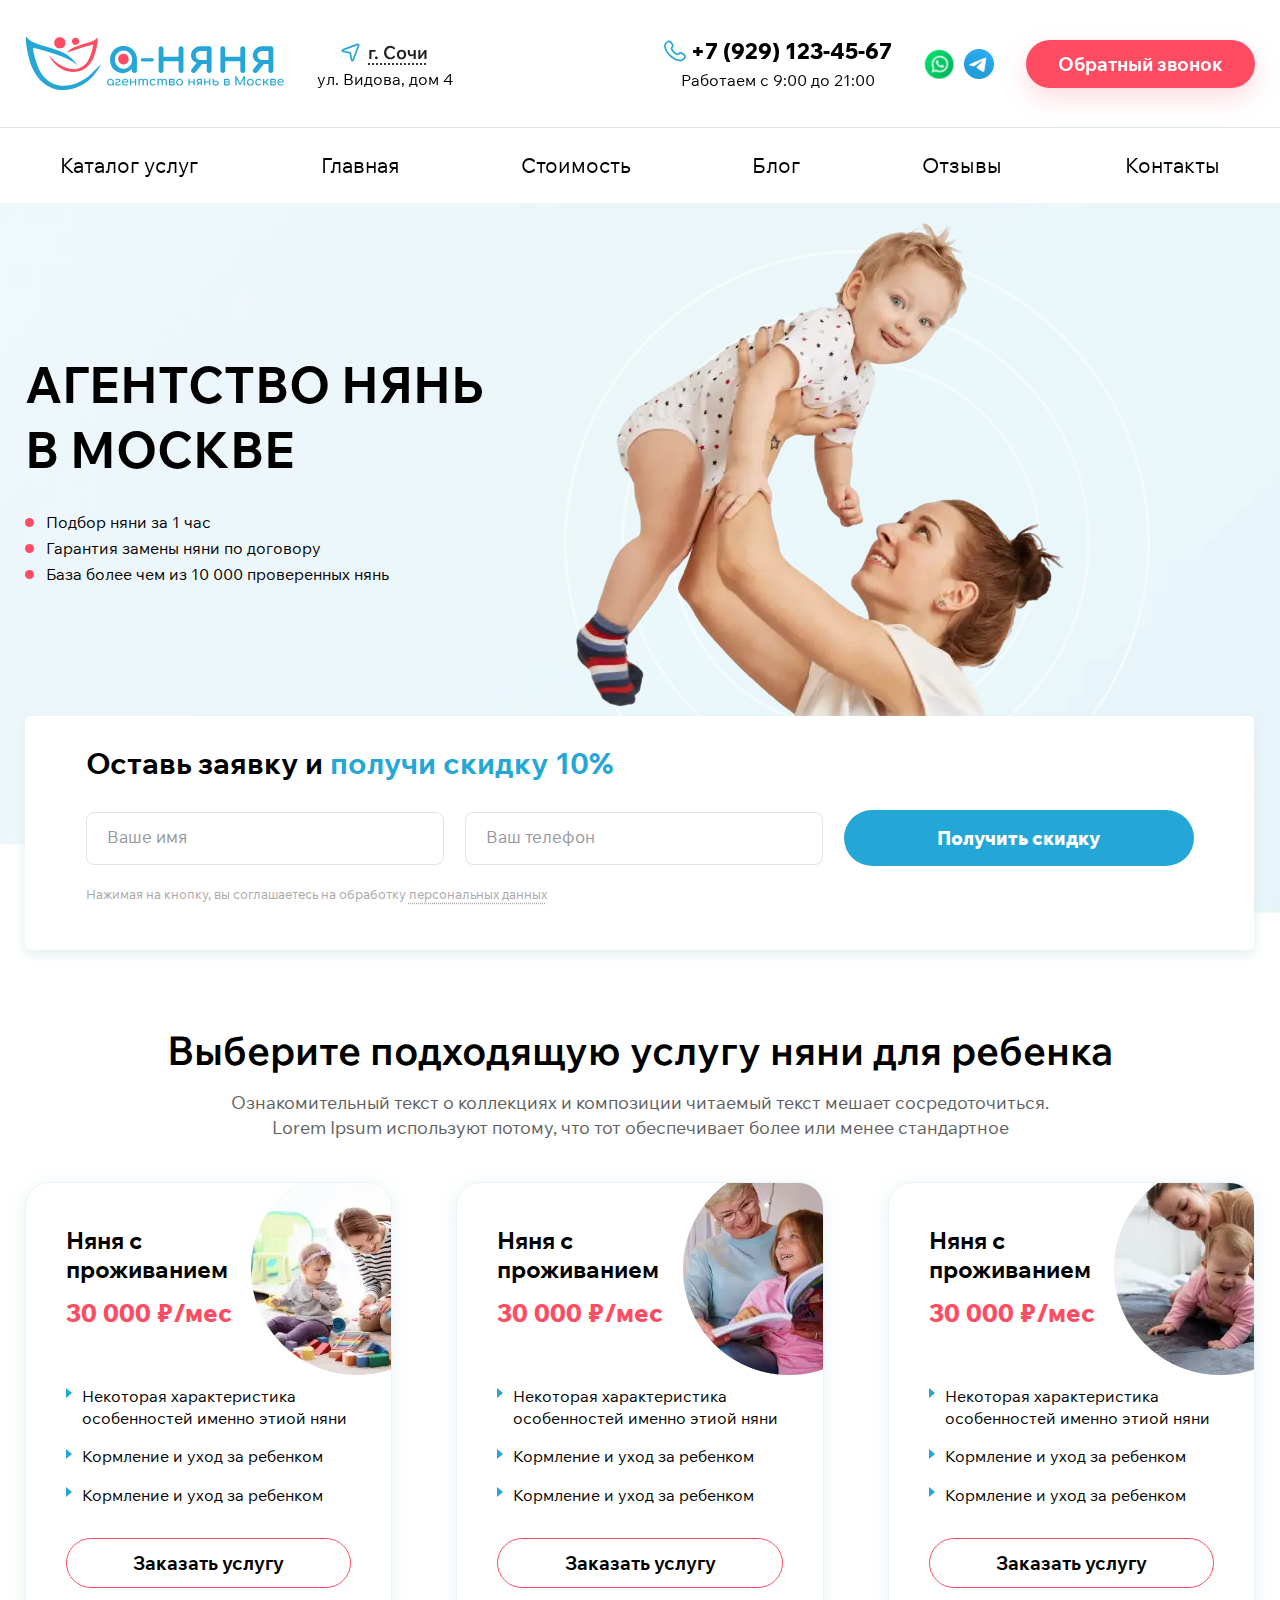
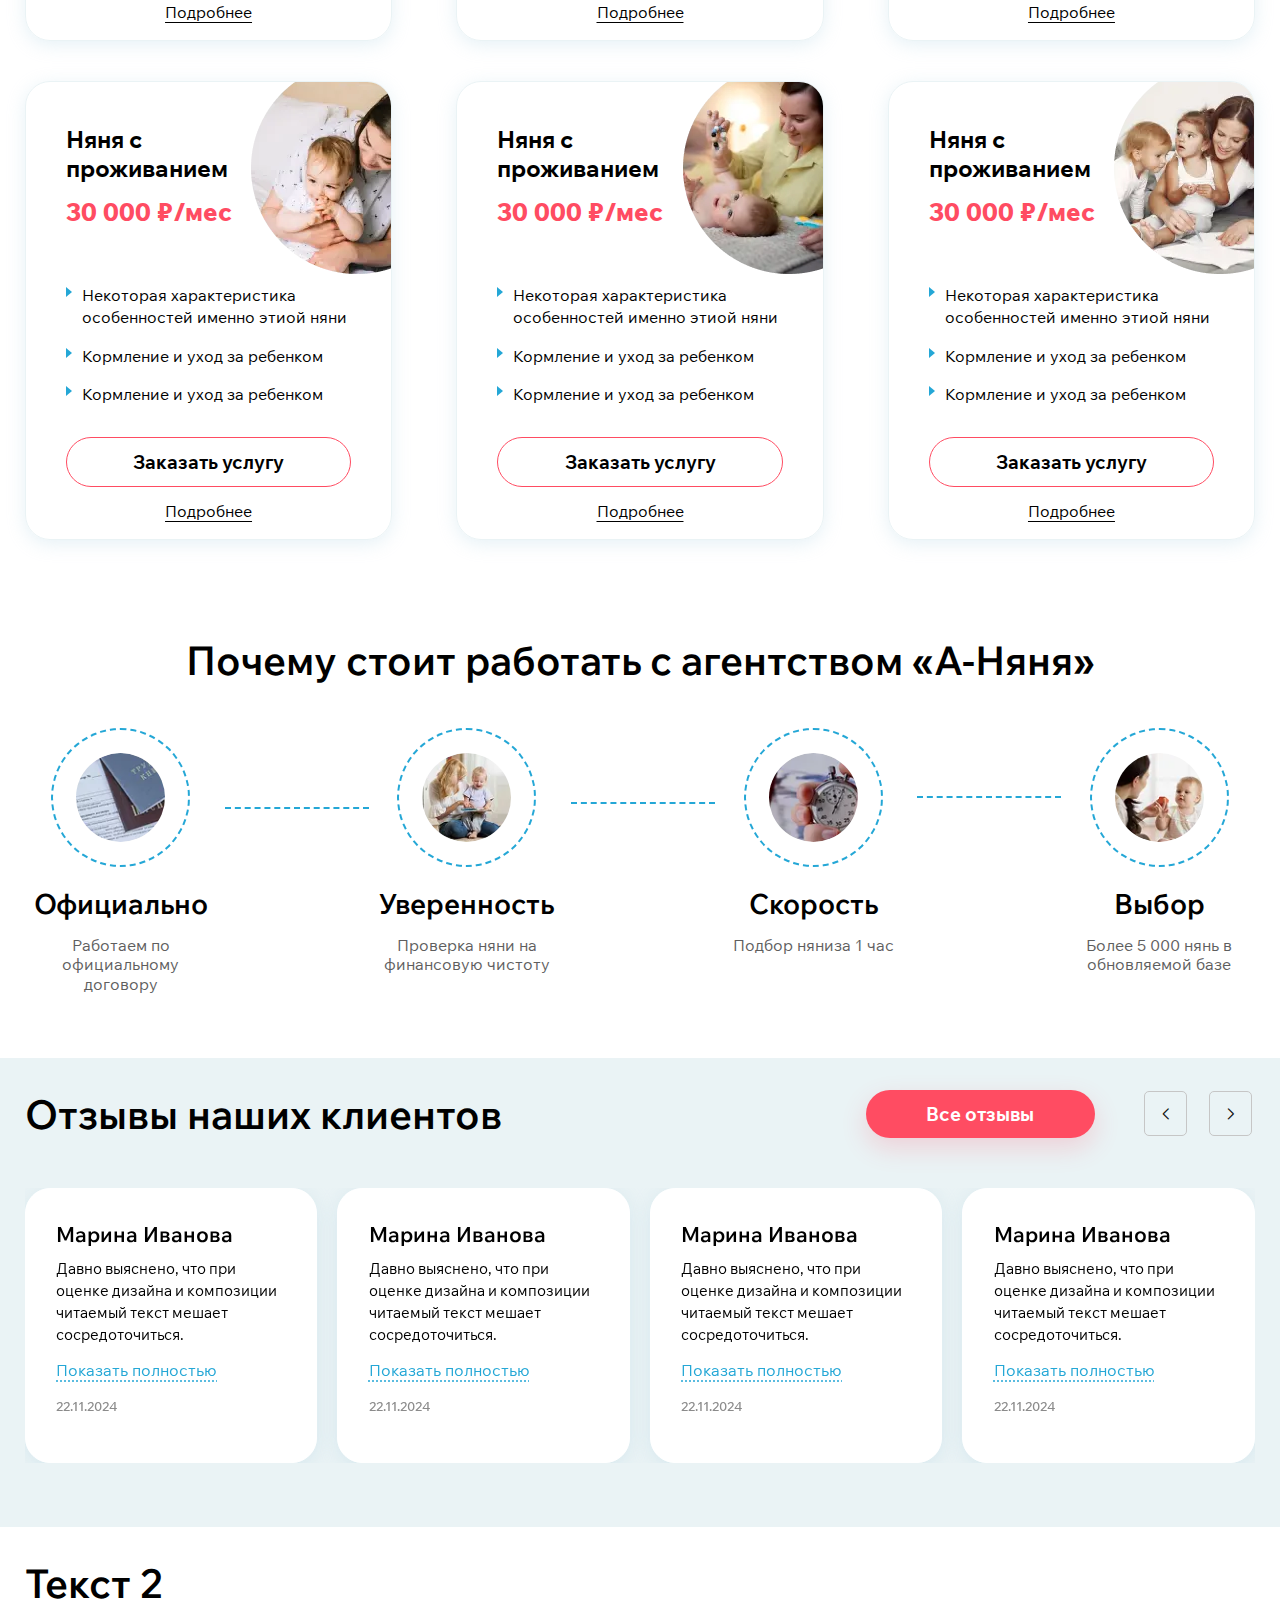
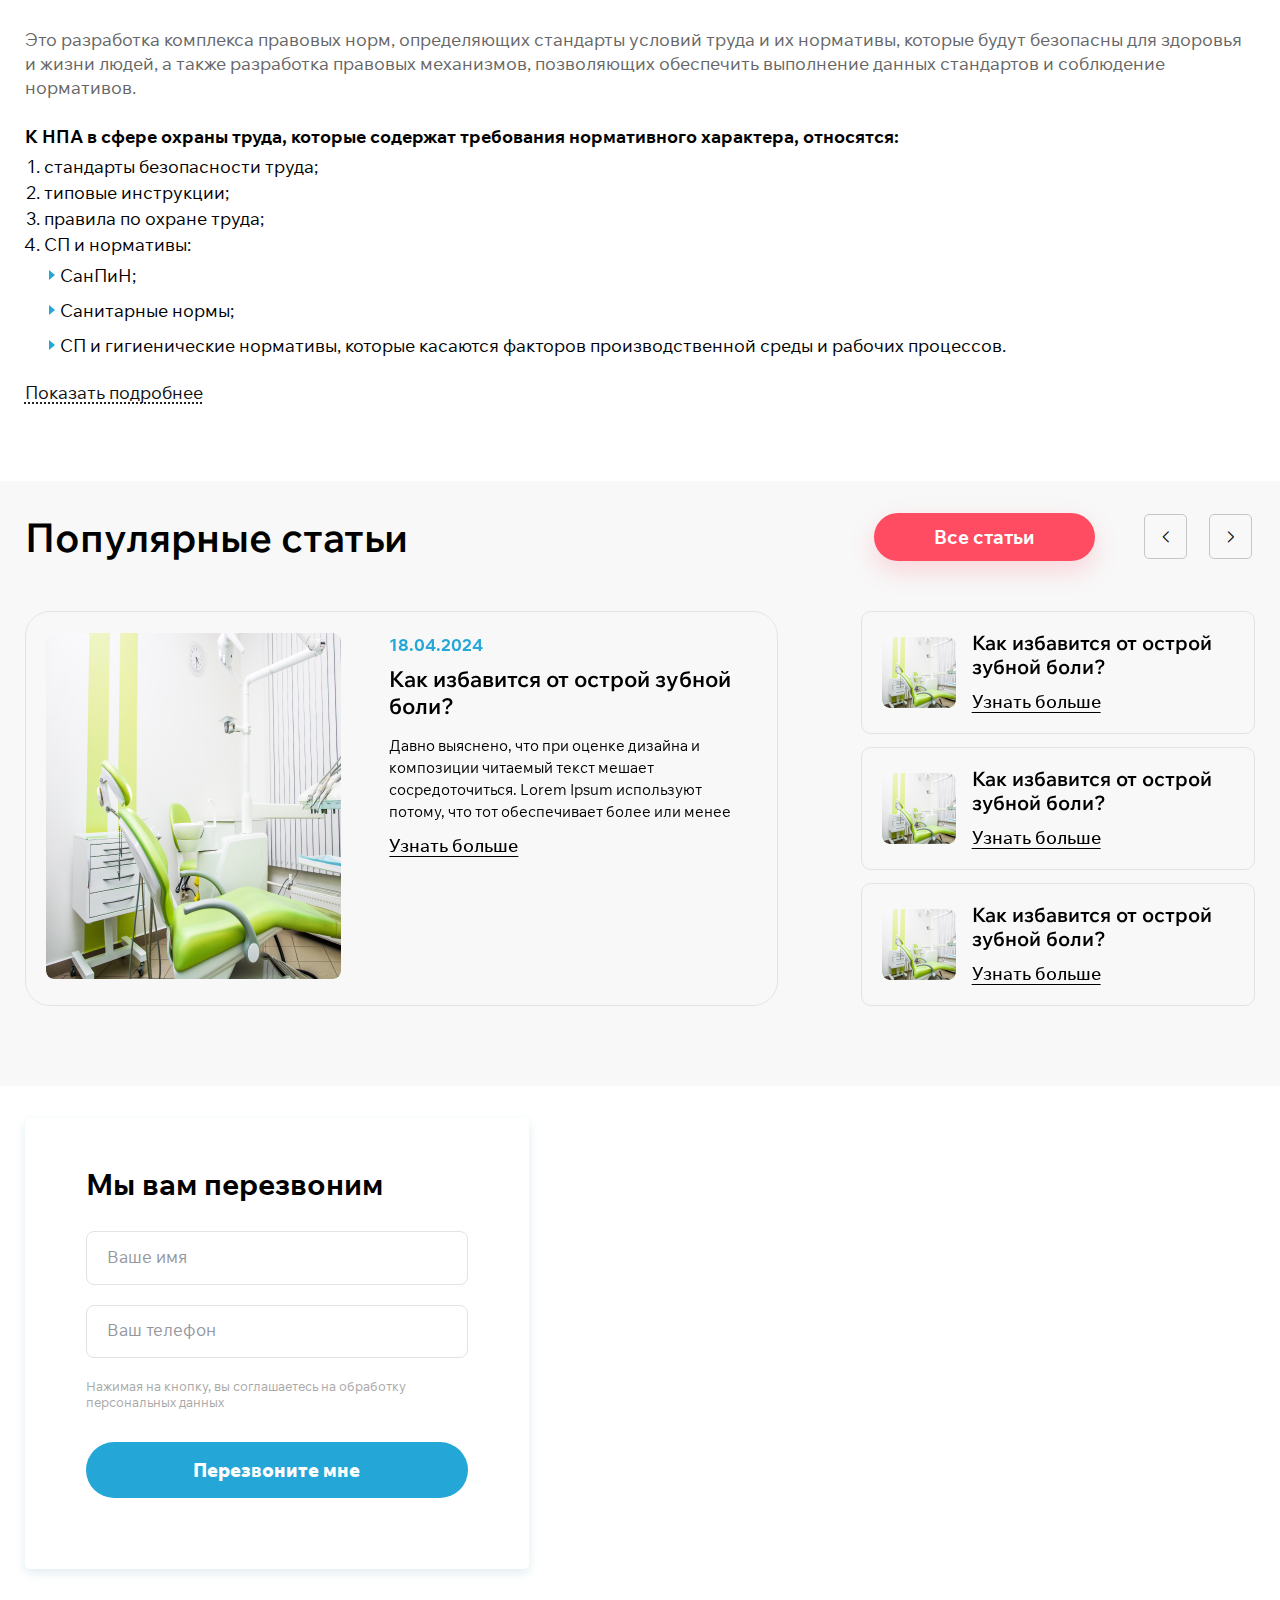
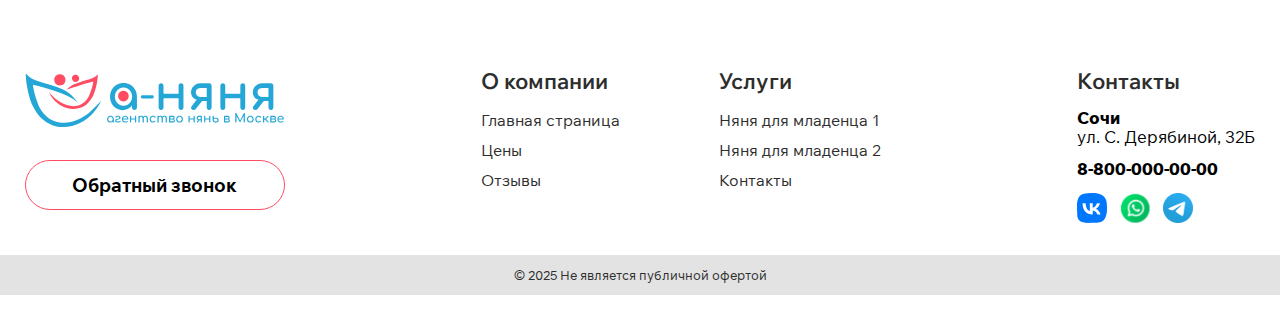
<file: index.html>
<!DOCTYPE html>
<html lang="ru">

<head>
  <meta charset="UTF-8">
  <meta name="viewport" content="width=device-width,initial-scale=1.0, maximum-scale=1">
  <meta http-equiv="X-UA-Compatible" content="ie=edge">
  <meta name="description" content="Агентство нянь">
  <meta name="keywords" content="Агентство нянь">
  <meta property="og:title" content="Агентство нянь">
  <meta property="og:url" content="ссылка на сайт">
  <meta property="og:image:width" content="1000">
  <meta property="og:image:height" content="500">
  <meta property="og:description" content="Агентство нянь">
  <meta property="og:image" content="путь к картинке/image.webp">
  <title>Агентство нянь</title>
  <link rel="icon" type="image/png" sizes="32x32" href="/images/favicon-32x32.png">
  <link rel="icon" type="image/png" sizes="16x16" href="/images/favicon-16x16.png">
  <link rel="apple-touch-icon" sizes="180x180" href="/images/apple-touch-icon.png">
  <link rel="icon" type="image/x-icon" href="/images/favicon.ico">
  <link rel="stylesheet" href="./styles/styles.css">
  <link rel="stylesheet" href="https://cdn.jsdelivr.net/npm/swiper@11/swiper-bundle.min.css">
</head>

<body id="body">
  <div class="wrapper">
    <header class="header lock-padding">
      <div class="header__content">
        <div class="header__inner">
          <div class="header__body _container">
            <div class="header__wrapper">
              <a class="header__logo" href="index.html" aria-label="логотип">
                <img src="images/logo.svg" alt="logo">
              </a>
              <div class="burger" id="hamb" aria-label="кнопка открытия меню">
                <span class="burger__line"></span>
                <span class="burger__line"></span>
                <span class="burger__line"></span>
              </div>
              <div class="header__box">
                <p class="header__city">
                  <img src="images/header-arrow.svg" width="19" height="19" alt="arrow">
                  <span class="header__city-name">г. Сочи</span>
                </p>
                <div class="header__box-text">
                  <address>ул. Видова, дом 4</address>
                </div>
              </div>
            </div>
            <div class="header__wrapper header__wrapper--mod">
              <div class="header__box header__box--mod">
                <a class="header__box-link" href="tel:+79291234567">
                  <img src="images/phone-icon.svg" width="22" height="22" alt="Телефон">
                  +7 (929) 123-45-67
                </a>
                <div class="header__box-text">
                  <span>Работаем с 9:00 до 21:00</span>
                </div>
              </div>
              <div class="header__messengers">
                <a href="#!" title="Написать в WhatsApp"><img src="images/Icon-wp.svg" alt="WhatsApp"></a>
                <a href="#!" title="Написать в Telegram"><img src="images/Icon-tg.svg" alt="Telegram"></a>                
              </div>
              <div class="header__callback">
                <a class="btn btn-filled" href="#!" aria-label="Заказать обратный звонок">Обратный звонок</a>
              </div>
            </div>
          </div>
        </div>
        <nav class="menu _container" id="menu">
          <ul>
            <li>
              <a class="menu__link" href="services.html">Каталог услуг</a>
              <div class="menu__dropdown">
                <ul>
                  <li>
                    <a href="#!">О нас</a>
                  </li>
                  <li>
                    <a href="#!">Парнёрам</a>
                  </li>
                  <li>
                    <a href="#!">Сертификаты</a>
                  </li>
                  <li>
                    <a href="#!">Производители</a>
                  </li>
                  <li>
                    <a href="#!">Реквизиты</a>
                  </li>
                  <li>
                    <a href="#!">Правовая информация</a>
                  </li>
                  <li>
                    <a href="#!">Работа у нас</a>
                  </li>
                </ul>
              </div>
            </li>
            <li>
              <a class="menu__link" href="index.html">Главная</a>
            </li>
            <li>
              <a class="menu__link" href="price.html">Стоимость</a>
            </li>
            <li>
              <a class="menu__link" href="blog.html">Блог</a>
            </li>
            <li>
              <a class="menu__link" href="reviews.html">Отзывы</a>
            </li>
            <li>
              <a class="menu__link" href="contacts.html">Контакты</a>
            </li>
          </ul>
        </nav>
      </div>
    </header>

    <main class="main">
      <section class="main-section section">
        <div class="main-section__content _container">
          <div class="main-section__body">
            <div class="main-section__info">
              <div class="title">
                <h1>Агентство нянь <br> в Москве</h1>
              </div>
              <div class="main-section__list">
                <ul>
                  <li>Подбор няни за 1 час</li>
                  <li>Гарантия замены няни по договору</li>
                  <li>База более чем из 10 000 проверенных нянь</li>
                </ul>
              </div>
            </div>
            <div class="main-section__image">
              <picture>
                <source media="(max-width: 390px)" srcset="images/main-section-img-m.webp">
                <img src="images/main-section-img.webp" alt="img">
              </picture>
              <div class="main-section__image-bg">
                <img src="images/img_circle.webp" alt="img bg">
              </div>
            </div>
          </div>
          <div class="main-section__form">
            <form class="form" action="#!">
              <div class="form__title">
                <h3>Оставь заявку и <span>получи скидку 10%</span></h3>
              </div>
              <div class="form__label">
                <input class="form__input _req _name" id="formName" type="text" name="text" placeholder="Ваше имя">
                <input class="form__input _req _number" id="formNumber" type="text" name="number" placeholder="Ваш телефон">
                <button class="form__button btn" type="submit">Получить скидку</button>
              </div>
              <div class="form__text">
                <p>Нажимая на кнопку, вы соглашаетесь на обработку <a class="form__text-link" href="#!">персональных данных</a></p>
              </div>
            </form>
          </div>
        </div>
        <div class="main-section__bg _ibg">
          <img src="images/main-section-bg.webp" alt="image">
        </div>
      </section>

      <section class="sec-services section">
        <div class="sec-services__content _container">
          <div class="sec-services__top">
            <div class="subtitle">
              <h2>Выберите подходящую услугу няни для ребенка</h2>
            </div>
            <div class="text">
              <p>
                Ознакомительный текст о коллекциях и композиции читаемый текст мешает 
                сосредоточиться. <br> Lorem Ipsum используют потому, что тот обеспечивает 
                более или менее стандартное
              </p>
            </div>
          </div>
          <div class="sec-services__cards">
            <div class="card">
             <div class="card__title">
               <h3>Няня с проживанием</h3>
             </div>
             <div class="card__cost">
               <span>30 000 ₽/мес</span>
             </div>
             <div class="card__img">
              <img src="images/card-img1.webp" alt="card image">
             </div>
             <div class="card__list">
               <ul>
                 <li>Некоторая характеристика особенностей именно этиой няни</li>
                 <li>Кормление и уход за ребенком</li>
                 <li>Кормление и уход за ребенком</li>
               </ul>
             </div>
             <div class="card__button">
               <a class="btn btn-outline" href="#!">Заказать услугу</a>
             </div>
             <a class="card__link" href="#!">Подробнее</a>
            </div>
            <div class="card">
              <div class="card__title">
                <h3>Няня с проживанием</h3>
              </div>
              <div class="card__cost">
                <span>30 000 ₽/мес</span>
              </div>
              <div class="card__img">
               <img src="images/card-img2.webp" alt="card image">
              </div>
              <div class="card__list">
                <ul>
                  <li>Некоторая характеристика особенностей именно этиой няни</li>
                  <li>Кормление и уход за ребенком</li>
                  <li>Кормление и уход за ребенком</li>
                </ul>
              </div>
              <div class="card__button">
                <a class="btn btn-outline" href="#!">Заказать услугу</a>
              </div>
              <a class="card__link" href="#!">Подробнее</a>
            </div>
            <div class="card">
              <div class="card__title">
                <h3>Няня с проживанием</h3>
              </div>
              <div class="card__cost">
                <span>30 000 ₽/мес</span>
              </div>
              <div class="card__img">
               <img src="images/card-img3.webp" alt="card image">
              </div>
              <div class="card__list">
                <ul>
                  <li>Некоторая характеристика особенностей именно этиой няни</li>
                  <li>Кормление и уход за ребенком</li>
                  <li>Кормление и уход за ребенком</li>
                </ul>
              </div>
              <div class="card__button">
                <a class="btn btn-outline" href="#!">Заказать услугу</a>
              </div>
              <a class="card__link" href="#!">Подробнее</a>
            </div>
            <button class="button-more">Показать еще</button>
            <div class="card card--none">
              <div class="card__title">
                <h3>Няня с проживанием</h3>
              </div>
              <div class="card__cost">
                <span>30 000 ₽/мес</span>
              </div>
              <div class="card__img">
               <img src="images/card-img4.webp" alt="card image">
              </div>
              <div class="card__list">
                <ul>
                  <li>Некоторая характеристика особенностей именно этиой няни</li>
                  <li>Кормление и уход за ребенком</li>
                  <li>Кормление и уход за ребенком</li>
                </ul>
              </div>
              <div class="card__button">
                <a class="btn btn-outline" href="#!">Заказать услугу</a>
              </div>
              <a class="card__link" href="#!">Подробнее</a>
            </div>
            <div class="card card--none">
              <div class="card__title">
                <h3>Няня с проживанием</h3>
              </div>
              <div class="card__cost">
                <span>30 000 ₽/мес</span>
              </div>
              <div class="card__img">
               <img src="images/card-img5.webp" alt="card image">
              </div>
              <div class="card__list">
                <ul>
                  <li>Некоторая характеристика особенностей именно этиой няни</li>
                  <li>Кормление и уход за ребенком</li>
                  <li>Кормление и уход за ребенком</li>
                </ul>
              </div>
              <div class="card__button">
                <a class="btn btn-outline" href="#!">Заказать услугу</a>
              </div>
              <a class="card__link" href="#!">Подробнее</a>
            </div>
            <div class="card card--none">
              <div class="card__title">
                <h3>Няня с проживанием</h3>
              </div>
              <div class="card__cost">
                <span>30 000 ₽/мес</span>
              </div>
              <div class="card__img">
               <img src="images/card-img6.webp" alt="card image">
              </div>
              <div class="card__list">
                <ul>
                  <li>Некоторая характеристика особенностей именно этиой няни</li>
                  <li>Кормление и уход за ребенком</li>
                  <li>Кормление и уход за ребенком</li>
                </ul>
              </div>
              <div class="card__button">
                <a class="btn btn-outline" href="#!">Заказать услугу</a>
              </div>
              <a class="card__link" href="#!">Подробнее</a>
            </div>
          </div>
        </div>
      </section>

      <section class="advantages section">
        <div class="advantages__content _container">
          <div class="subtitle">
            <h2>Почему стоит работать с агентством «А-Няня»</h2>
          </div>
          <div class="advantages__blocks">
           <div class="advantages__block">
             <div class="advantages__block-img">
               <img src="images/advantages-img1.webp" alt="img">
             </div>
             <div class="advantages__block-inner">
              <div class="advantages__block-title">
                <h3>Официально</h3>
              </div>
              <div class="advantages__block-text">
                <p>Работаем по официальному договору</p>
              </div>
             </div>
           </div>
           <div class="advantages__block">
            <div class="advantages__block-img">
              <img src="images/advantages-img2.webp" alt="img">
            </div>
            <div class="advantages__block-inner">
              <div class="advantages__block-title">
                <h3>Уверенность</h3>
              </div>
              <div class="advantages__block-text">
                <p>Проверка няни на финансовую чистоту</p>
              </div>
            </div>
          </div>
          <div class="advantages__block">
            <div class="advantages__block-img">
              <img src="images/advantages-img3.webp" alt="img">
            </div>
            <div class="advantages__block-inner">
              <div class="advantages__block-title">
                <h3>Скорость</h3>
              </div>
              <div class="advantages__block-text">
                <p>Подбор няниза 1 час</p>
              </div>
            </div>
          </div>
          <div class="advantages__block">
            <div class="advantages__block-img">
              <img src="images/advantages-img4.webp" alt="img">
            </div>
            <div class="advantages__block-inner">
              <div class="advantages__block-title">
                <h3>Выбор</h3>
              </div>
              <div class="advantages__block-text">
                <p>Более 5 000 нянь в обновляемой базе</p>
              </div>
            </div>
          </div>
          </div>
        </div>
      </section>

      <section class="reviews section">
        <div class="reviews__content _container">
          <div class="reviews__top">
            <div class="subtitle">
              <h2>Отзывы наших клиентов</h2>
            </div>
            <div class="reviews__buttons">
              <a class="btn btn-filled" href="reviews.html" aria-label="Все отзывы">Все отзывы</a>
              <div class="swiper-button-prev button-prev"></div>
              <div class="swiper-button-next button-next"></div>
            </div>
          </div>
          <div class="reviews-slider">
            <div class="swiper-wrapper">
              <div class="swiper-slide">
                <blockquote class="blockquote">
                  <div class="blockquote__name">
                    <cite>Марина Иванова</cite>
                  </div>
                  <div class="blockquote__text">
                    <p>Давно выяснено, что при оценке дизайна и композиции читаемый текст мешает сосредоточиться.</p>
                  </div>
                  <a class="blockquote__link popup-link" href="#popup">Показать полностью</a>
                  <div class="blockquote__date">
                    <time datetime="2024-11-22">22.11.2024</time>
                  </div>
                </blockquote>
              </div>
              <div class="swiper-slide">
                <blockquote class="blockquote">
                  <div class="blockquote__name">
                    <cite>Марина Иванова</cite>
                  </div>
                  <div class="blockquote__text">
                    <p>Давно выяснено, что при оценке дизайна и композиции читаемый текст мешает сосредоточиться.</p>
                  </div>
                  <a class="blockquote__link popup-link" href="#popup">Показать полностью</a>
                  <div class="blockquote__date">
                    <time datetime="2024-11-22">22.11.2024</time>
                  </div>
                </blockquote>
              </div>
              <div class="swiper-slide">
                <blockquote class="blockquote">
                  <div class="blockquote__name">
                    <cite>Марина Иванова</cite>
                  </div>
                  <div class="blockquote__text">
                    <p>Давно выяснено, что при оценке дизайна и композиции читаемый текст мешает сосредоточиться.</p>
                  </div>
                  <a class="blockquote__link popup-link" href="#popup">Показать полностью</a>
                  <div class="blockquote__date">
                    <time datetime="2024-11-22">22.11.2024</time>
                  </div>
                </blockquote>
              </div>
              <div class="swiper-slide">
                <blockquote class="blockquote">
                  <div class="blockquote__name">
                    <cite>Марина Иванова</cite>
                  </div>
                  <div class="blockquote__text">
                    <p>Давно выяснено, что при оценке дизайна и композиции читаемый текст мешает сосредоточиться.</p>
                  </div>
                  <a class="blockquote__link popup-link" href="#popup">Показать полностью</a>
                  <div class="blockquote__date">
                    <time datetime="2024-11-22">22.11.2024</time>
                  </div>
                </blockquote>
              </div>
              <div class="swiper-slide">
                <blockquote class="blockquote">
                  <div class="blockquote__name">
                    <cite>Марина Иванова</cite>
                  </div>
                  <div class="blockquote__text">
                    <p>Давно выяснено, что при оценке дизайна и композиции читаемый текст мешает сосредоточиться.</p>
                  </div>
                  <a class="blockquote__link popup-link" href="#popup">Показать полностью</a>
                  <div class="blockquote__date">
                    <time datetime="2024-11-22">22.11.2024</time>
                  </div>
                </blockquote>
              </div>
              <div class="swiper-slide">
                <blockquote class="blockquote">
                  <div class="blockquote__name">
                    <cite>Марина Иванова</cite>
                  </div>
                  <div class="blockquote__text">
                    <p>Давно выяснено, что при оценке дизайна и композиции читаемый текст мешает сосредоточиться.</p>
                  </div>
                  <a class="blockquote__link popup-link" href="#popup">Показать полностью</a>
                  <div class="blockquote__date">
                    <time datetime="2024-11-22">22.11.2024</time>
                  </div>
                </blockquote>
              </div>
            </div>
            <div class="swiper-pagination"></div>
          </div>
        </div>
      </section>

      <section class="sec-texts section">
        <div class="sec-texts__content _container">
           <div class="sec-texts__top">
            <div class="subtitle">
              <h2>Текст 2</h2>
            </div>
            <div class="text">
              <p>
                Это разработка комплекса правовых норм, определяющих стандарты условий труда и их нормативы, которые будут безопасны для здоровья и жизни людей, а также разработка правовых механизмов, позволяющих обеспечить выполнение данных стандартов и соблюдение нормативов.
              </p>
            </div>
           </div>
          <div class="sec-texts__list">
            <h3>К НПА в сфере охраны труда, которые содержат требования нормативного характера, относятся:</h3>
            <div class="text-container">
              <p>
                <ol>
                  <li>стандарты безопасности труда;</li>
                  <li>типовые инструкции;</li>
                  <li>правила по охране труда;</li>
                  <li>СП и нормативы:</li>
                      <div class="sec-texts__sublist">
                        <ul>
                          <li>СанПиН;</li>
                          <li>Cанитарные нормы;</li>
                          <li>СП и гигиенические нормативы, которые касаются факторов производственной среды и рабочих процессов.</li>
                        </ul>
                      </div>
                      <input type="checkbox" id="toggle-list" class="toggle-input">
                      <span class="hidden-text">
                          <li>стандарты безопасности труда;</li>
                          <li>типовые инструкции;</li>
                          <li>правила по охране труда;</li>
                      </span>
                    <label for="toggle-list" class="toggle-label"></label>
                </ol>
              </p>
            </div>
          </div>
        </div>
      </section>

      <section class="articles section">
        <div class="articles__content _container">
          <div class="reviews__top">
            <div class="subtitle">
              <h2>Популярные статьи</h2>
            </div>
            <div class="reviews__buttons">
              <a class="btn btn-filled" href="blog.html" aria-label="Все статьи">Все статьи</a>
              <div class="swiper-button-prev art-button-prev"></div>
              <div class="swiper-button-next art-button-next"></div>
            </div>
          </div>
          <div class="articles-slider">
            <div class="swiper-wrapper">
              <div class="swiper-slide">
                <div class="articles__slide">
                  <div class="tabs">
                    <input type="radio" name="tabs-1" id="tab-1" checked>
                    <input type="radio" name="tabs-1" id="tab-2">
                    <input type="radio" name="tabs-1" id="tab-3">
                    <div class="tab-labels">
                        <label class="tab-label" for="tab-1">
                          <div class="articles__button">
                            <div class="articles__button-img">
                              <img src="images/tab-label-img.png" alt="">
                            </div>
                            <div class="articles__info">
                              <div class="articles__info-title">
                                <h3>Как избавится от острой зубной боли?</h3>
                              </div>
                              <a href="article.html" class="articles__info-link">Узнать больше</a>
                            </div>
                          </div>
                        </label>
                        <label class="tab-label" for="tab-2">
                          <div class="articles__button">
                            <div class="articles__button-img">
                              <img src="images/tab-label-img.png" alt="">
                            </div>
                            <div class="articles__info">
                              <div class="articles__info-title">
                                <h3>Как избавится от острой зубной боли?</h3>
                              </div>
                              <a href="article.html" class="articles__info-link">Узнать больше</a>
                            </div>
                          </div>
                        </label>
                        <label class="tab-label" for="tab-3">
                          <div class="articles__button">
                            <div class="articles__button-img">
                              <img src="images/tab-label-img.png" alt="">
                            </div>
                            <div class="articles__info">
                              <div class="articles__info-title">
                                <h3>Как избавится от острой зубной боли?</h3>
                              </div>
                              <a href="article.html" class="articles__info-link">Узнать больше</a>
                            </div>
                          </div>
                        </label>
                    </div>
                    <div class="tab-content content-1">
                      <div class="articles__body">
                        <div class="articles__img">
                          <img src="images/articles-block-img.png" alt="img">
                        </div>
                        <div class="articles__info">
                          <div class="articles__info-date">
                            <time datetime="2024-04-18">18.04.2024</time>
                          </div>
                          <div class="articles__info-title">
                            <h3>Как избавится от острой зубной боли?</h3>
                          </div>
                          <div class="articles__info-text">
                            <p>
                              Давно выяснено, что при оценке дизайна и композиции читаемый текст мешает сосредоточиться. 
                              Lorem Ipsum используют потому, что тот обеспечивает более или менее 
                            </p>
                          </div>
                          <a href="article.html" class="articles__info-link">Узнать больше</a>
                        </div>
                      </div>
                    </div>
                    <div class="tab-content content-2">
                      <div class="articles__body">
                        <div class="articles__img">
                          <img src="images/articles-block-img.png" alt="img">
                        </div>
                        <div class="articles__info">
                          <div class="articles__info-date">
                            <time datetime="2024-04-18">18.04.2024</time>
                          </div>
                          <div class="articles__info-title">
                            <h3>Как избавится от острой зубной боли?</h3>
                          </div>
                          <div class="articles__info-text">
                            <p>
                              Давно выяснено, что при оценке дизайна и композиции читаемый текст мешает сосредоточиться. 
                            </p>
                          </div>
                          <a href="article.html" class="articles__info-link">Узнать больше</a>
                        </div>
                      </div>
                    </div>
                    <div class="tab-content content-3">
                      <div class="articles__body">
                        <div class="articles__img">
                          <img src="images/articles-block-img.png" alt="img">
                        </div>
                        <div class="articles__info">
                          <div class="articles__info-date">
                            <time datetime="2024-04-18">18.04.2024</time>
                          </div>
                          <div class="articles__info-title">
                            <h3>Как избавится от острой зубной боли?</h3>
                          </div>
                          <div class="articles__info-text">
                            <p>
                              Давно выяснено, что при оценке дизайна и композиции читаемый текст мешает сосредоточиться. 
                              Lorem Ipsum используют потому, что тот обеспечивает более или менее 
                            </p>
                          </div>
                          <a href="article.html" class="articles__info-link">Узнать больше</a>
                        </div>
                      </div>
                    </div>
                  </div>
                </div>
              </div>
              <div class="swiper-slide">
                <div class="articles__slide">
                  <div class="tabs">
                    <input type="radio" name="tabs-2" id="tab-4" checked>
                    <input type="radio" name="tabs-2" id="tab-5">
                    <input type="radio" name="tabs-2" id="tab-6">
                    <div class="tab-labels">
                        <label class="tab-label" for="tab-4">
                          <div class="articles__button">
                            <div class="articles__button-img">
                              <img src="images/tab-label-img.png" alt="">
                            </div>
                            <div class="articles__info">
                              <div class="articles__info-title">
                                <h3>Как избавится от острой зубной боли?</h3>
                              </div>
                              <a href="article.html" class="articles__info-link">Узнать больше</a>
                            </div>
                          </div>
                        </label>
                        <label class="tab-label" for="tab-5">
                          <div class="articles__button">
                            <div class="articles__button-img">
                              <img src="images/tab-label-img.png" alt="">
                            </div>
                            <div class="articles__info">
                              <div class="articles__info-title">
                                <h3>Как избавится от острой зубной боли?</h3>
                              </div>
                              <a href="article.html" class="articles__info-link">Узнать больше</a>
                            </div>
                          </div>
                        </label>
                        <label class="tab-label" for="tab-6">
                          <div class="articles__button">
                            <div class="articles__button-img">
                              <img src="images/tab-label-img.png" alt="img">
                            </div>
                            <div class="articles__info">
                              <div class="articles__info-title">
                                <h3>Как избавится от острой зубной боли?</h3>
                              </div>
                              <a href="article.html" class="articles__info-link">Узнать больше</a>
                            </div>
                          </div>
                        </label>
                    </div>
                    <div class="tab-content content-4">
                      <div class="articles__body">
                        <div class="articles__img">
                          <img src="images/articles-block-img.png" alt="img">
                        </div>
                        <div class="articles__info">
                          <div class="articles__info-date">
                            <time datetime="2024-04-18">18.04.2024</time>
                          </div>
                          <div class="articles__info-title">
                            <h3>Как избавится от острой зубной боли?</h3>
                          </div>
                          <div class="articles__info-text">
                            <p>
                              Давно выяснено, что при оценке дизайна и композиции читаемый текст мешает сосредоточиться. 
                              Lorem Ipsum используют потому, что тот обеспечивает более или менее 
                            </p>
                          </div>
                          <a href="article.html" class="articles__info-link">Узнать больше</a>
                        </div>
                      </div>
                    </div>
                    <div class="tab-content content-5">
                      <div class="articles__body">
                        <div class="articles__img">
                          <img src="images/articles-block-img.png" alt="img">
                        </div>
                        <div class="articles__info">
                          <div class="articles__info-date">
                            <time datetime="2024-04-18">18.04.2024</time>
                          </div>
                          <div class="articles__info-title">
                            <h3>Как избавится от острой зубной боли?</h3>
                          </div>
                          <div class="articles__info-text">
                            <p>
                              Давно выяснено, что при оценке дизайна и композиции читаемый текст мешает сосредоточиться. 
                            </p>
                          </div>
                          <a href="article.html" class="articles__info-link">Узнать больше</a>
                        </div>
                      </div>
                    </div>
                    <div class="tab-content content-6">
                      <div class="articles__body">
                        <div class="articles__img">
                          <img src="images/articles-block-img.png" alt="img">
                        </div>
                        <div class="articles__info">
                          <div class="articles__info-date">
                            <time datetime="2024-04-18">18.04.2024</time>
                          </div>
                          <div class="articles__info-title">
                            <h3>Как избавится от острой зубной боли?</h3>
                          </div>
                          <div class="articles__info-text">
                            <p>
                              Давно выяснено, что при оценке дизайна и композиции читаемый текст мешает сосредоточиться. 
                              Lorem Ipsum используют потому, что тот обеспечивает более или менее 
                            </p>
                          </div>
                          <a href="article.html" class="articles__info-link">Узнать больше</a>
                        </div>
                      </div>
                    </div>
                  </div>
                </div>
              </div>
              <div class="swiper-slide">
                <div class="articles__slide">
                  <div class="tabs">
                    <input type="radio" name="tabs-3" id="tab-7" checked>
                    <input type="radio" name="tabs-3" id="tab-8">
                    <input type="radio" name="tabs-3" id="tab-9">
                    <div class="tab-labels">
                        <label class="tab-label" for="tab-7">
                          <div class="articles__button">
                            <div class="articles__button-img">
                              <img src="images/tab-label-img.png" alt="">
                            </div>
                            <div class="articles__info">
                              <div class="articles__info-title">
                                <h3>Как избавится от острой зубной боли?</h3>
                              </div>
                              <a href="article.html" class="articles__info-link">Узнать больше</a>
                            </div>
                          </div>
                        </label>
                        <label class="tab-label" for="tab-8">
                          <div class="articles__button">
                            <div class="articles__button-img">
                              <img src="images/tab-label-img.png" alt="">
                            </div>
                            <div class="articles__info">
                              <div class="articles__info-title">
                                <h3>Как избавится от острой зубной боли?</h3>
                              </div>
                              <a href="article.html" class="articles__info-link">Узнать больше</a>
                            </div>
                          </div>
                        </label>
                        <label class="tab-label" for="tab-9">
                          <div class="articles__button">
                            <div class="articles__button-img">
                              <img src="images/tab-label-img.png" alt="">
                            </div>
                            <div class="articles__info">
                              <div class="articles__info-title">
                                <h3>Как избавится от острой зубной боли?</h3>
                              </div>
                              <a href="article.html" class="articles__info-link">Узнать больше</a>
                            </div>
                          </div>
                        </label>
                    </div>
                    <div class="tab-content content-7">
                      <div class="articles__body">
                        <div class="articles__img">
                          <img src="images/articles-block-img.png" alt="img">
                        </div>
                        <div class="articles__info">
                          <div class="articles__info-date">
                            <time datetime="2024-04-18">18.04.2024</time>
                          </div>
                          <div class="articles__info-title">
                            <h3>Как избавится от острой зубной боли?</h3>
                          </div>
                          <div class="articles__info-text">
                            <p>
                              Давно выяснено, что при оценке дизайна и композиции читаемый текст мешает сосредоточиться. 
                              Lorem Ipsum используют потому, что тот обеспечивает более или менее 
                            </p>
                          </div>
                          <a href="article.html" class="articles__info-link">Узнать больше</a>
                        </div>
                      </div>
                    </div>
                    <div class="tab-content content-8">
                      <div class="articles__body">
                        <div class="articles__img">
                          <img src="images/articles-block-img.png" alt="img">
                        </div>
                        <div class="articles__info">
                          <div class="articles__info-date">
                            <time datetime="2024-04-18">18.04.2024</time>
                          </div>
                          <div class="articles__info-title">
                            <h3>Как избавится от острой зубной боли?</h3>
                          </div>
                          <div class="articles__info-text">
                            <p>
                              Давно выяснено, что при оценке дизайна и композиции читаемый текст мешает сосредоточиться. 
                            </p>
                          </div>
                          <a href="article.html" class="articles__info-link">Узнать больше</a>
                        </div>
                      </div>
                    </div>
                    <div class="tab-content content-9">
                      <div class="articles__body">
                        <div class="articles__img">
                          <img src="images/articles-block-img.png" alt="img">
                        </div>
                        <div class="articles__info">
                          <div class="articles__info-date">
                            <time datetime="2024-04-18">18.04.2024</time>
                          </div>
                          <div class="articles__info-title">
                            <h3>Как избавится от острой зубной боли?</h3>
                          </div>
                          <div class="articles__info-text">
                            <p>
                              Давно выяснено, что при оценке дизайна и композиции читаемый текст мешает сосредоточиться. 
                              Lorem Ipsum используют потому, что тот обеспечивает более или менее 
                            </p>
                          </div>
                          <a href="article.html" class="articles__info-link">Узнать больше</a>
                        </div>
                      </div>
                    </div>
                  </div>
                </div>
              </div>
            </div>
            <div class="swiper-pagination"></div>
          </div>
        </div>
      </section>

      <section class="map section">
        <div class="map__content _container">
          <div class="map__form">
            <form class="form" action="#!">
              <div class="form__title">
                <h3>Мы вам перезвоним</h3>
              </div>
              <div class="form__label">
                <input class="form__input _req _name" id="formName" type="text" name="text" placeholder="Ваше имя">
                <input class="form__input _req _number" id="formNumber" type="text" name="number" placeholder="Ваш телефон">
                <div class="form__text">
                  <p>Нажимая на кнопку, вы соглашаетесь на обработку <a class="form__text-link" href="#!">персональных данных</a></p>
                </div>
                <button class="form__button btn" type="submit">Перезвоните мне</button>
              </div>
            </form>
          </div>
        </div>
        <div class="map__body _ibg">
          <iframe src="https://yandex.ru/map-widget/v1/?um=constructor%3A2752cb36a4625e0865c0036ae2bd7357a93bd5a2f907d168392887c93e2105d2&amp;source=constructor" width="100%" height="540" frameborder="0"></iframe>
        </div>
      </section>
    </main>

    <div class="popup" id="popup">
      <div class="popup__body">
        <div class="popup__content">
          <a class="popup__close close-popup" href="#header">+</a>
          <div class="popup-slider">
            <div class="swiper-wrapper">
              <div class="swiper-slide">
                <blockquote class="blockquote">
                  <div class="blockquote__name">
                    <cite>Марина Иванова</cite>
                  </div>
                  <div class="blockquote__text">
                    <p>
                      Lorem ipsum dolor sit amet consectetur. Suspendisse iaculis fames ut ultrices eu hendrerit etiam. 
                      Montes id placerat sapien tincidunt id. Vel massa scelerisque purus in a rhoncus nunc. 
                      Mi morbi odio ullamcorper tincidunt nibh scelerisque sagittis nunc tincidunt. Ipsum hac 
                      viverra tincidunt viverra et sapien. Porta tincidunt egestas tempor id. In at lacus integer amet tincidunt. Nibh velit non eleifend vel id. 
                      Feugiat quis sed aliquam eros in arcu nisi augue purus feugiat enim est tempus pulvinar.
                    </p>
                  </div>
                  <div class="blockquote__date">
                    <time datetime="2024-11-22">22.11.2024</time>
                  </div>
                </blockquote>
              </div>
              <div class="swiper-slide">
                <blockquote class="blockquote">
                  <div class="blockquote__name">
                    <cite>Марина Иванова</cite>
                  </div>
                  <div class="blockquote__text">
                    <p>
                      Lorem ipsum dolor sit amet consectetur. Suspendisse iaculis fames ut ultrices eu hendrerit etiam. 
                      Montes id placerat sapien tincidunt id. Vel massa scelerisque purus in a rhoncus nunc. 
                      Mi morbi odio ullamcorper tincidunt nibh scelerisque sagittis nunc tincidunt. Ipsum hac 
                      viverra tincidunt viverra et sapien. Porta tincidunt egestas tempor id. In at lacus integer amet tincidunt. Nibh velit non eleifend vel id. 
                      Feugiat quis sed aliquam eros in arcu nisi augue purus feugiat enim est tempus pulvinar.
                    </p>
                  </div>
                  <div class="blockquote__date">
                    <time datetime="2024-11-22">22.11.2024</time>
                  </div>
                </blockquote>
              </div>
              <div class="swiper-slide">
                <blockquote class="blockquote">
                  <div class="blockquote__name">
                    <cite>Марина Иванова</cite>
                  </div>
                  <div class="blockquote__text">
                    <p>
                      Lorem ipsum dolor sit amet consectetur. Suspendisse iaculis fames ut ultrices eu hendrerit etiam. 
                      Montes id placerat sapien tincidunt id. Vel massa scelerisque purus in a rhoncus nunc. 
                      Mi morbi odio ullamcorper tincidunt nibh scelerisque sagittis nunc tincidunt. Ipsum hac 
                      viverra tincidunt viverra et sapien. Porta tincidunt egestas tempor id. In at lacus integer amet tincidunt. Nibh velit non eleifend vel id. 
                      Feugiat quis sed aliquam eros in arcu nisi augue purus feugiat enim est tempus pulvinar.
                    </p>
                  </div>
                  <div class="blockquote__date">
                    <time datetime="2024-11-22">22.11.2024</time>
                  </div>
                </blockquote>
              </div>
            </div>
          </div>
          <div class="swiper-button-prev swiper-prev-popup"></div>
          <div class="popup__button">
            <a class="btn btn-outline" href="reviews.html">Перейти ко всем отзывам</a>
          </div>
          <div class="swiper-button-next swiper-next-popup"></div>
        </div>
      </div>
    </div>

    <footer class="footer">
      <div class="footer__content">
        <div class="footer__body _container">
          <div class="footer__block">
            <a class="footer__logo" href="index.html">
              <img src="images/logo.svg" alt="logo">
            </a>
            <a class="btn btn-outline" href="#!">Обратный звонок</a>
          </div>
          <div class="footer__wrapper">
            <div class="footer__block">
              <div class="footer__block-title">
                <h3>О компании</h3>
              </div>
              <div class="footer__block-list">
                <ul>
                  <li><a href="index.html">Главная страница</a></li>
                  <li> <a href="price.html">Цены</a></li>
                  <li> <a href="reviews.html">Отзывы</a></li>
                </ul>
              </div>
            </div>
            <div class="footer__block">
              <div class="footer__block-title">
                <h3>Услуги</h3>
              </div>
              <div class="footer__block-list">
                <ul>
                  <li> <a href="services.html">Няня для младенца 1</a></li>
                  <li> <a href="services.html">Няня для младенца 2</a></li>
                  <li> <a href="contacts.html">Контакты</a></li>
                </ul>
              </div>
            </div>
          </div>
          <div class="footer__block">
            <div class="footer__block-title">
              <h3>Контакты</h3>
            </div>
            <div class="footer__contacts">
              <div class="footer__contacts-address">
                <span>Сочи</span>
                <address>ул. С. Дерябиной, 32Б</address>
              </div>
              <a href="tel:+78000000000" class="footer__contacts-tel">8-800-000-00-00</a>
              <div class="footer__messengers">
                <a href="#!">
                  <img src="images/Icon-vk.svg" alt="icon vk">
                </a>
                <a href="#!">
                  <img src="images/Icon-wp.svg" alt="icon wp">
                </a>
                <a href="#!">
                  <img src="images/Icon-tg.svg" alt="icon tg">
                </a>
              </div>
            </div>
          </div>
        </div>
        <div class="footer__bottom">
          <p>© 2025 Не является публичной офертой</p>
        </div>
      </div>
    </footer>
  </div>
  <script defer src="https://cdn.jsdelivr.net/npm/swiper@11/swiper-bundle.min.js"></script>
  <script defer src="js/main.js"></script>  
</body>

</html>
</file>
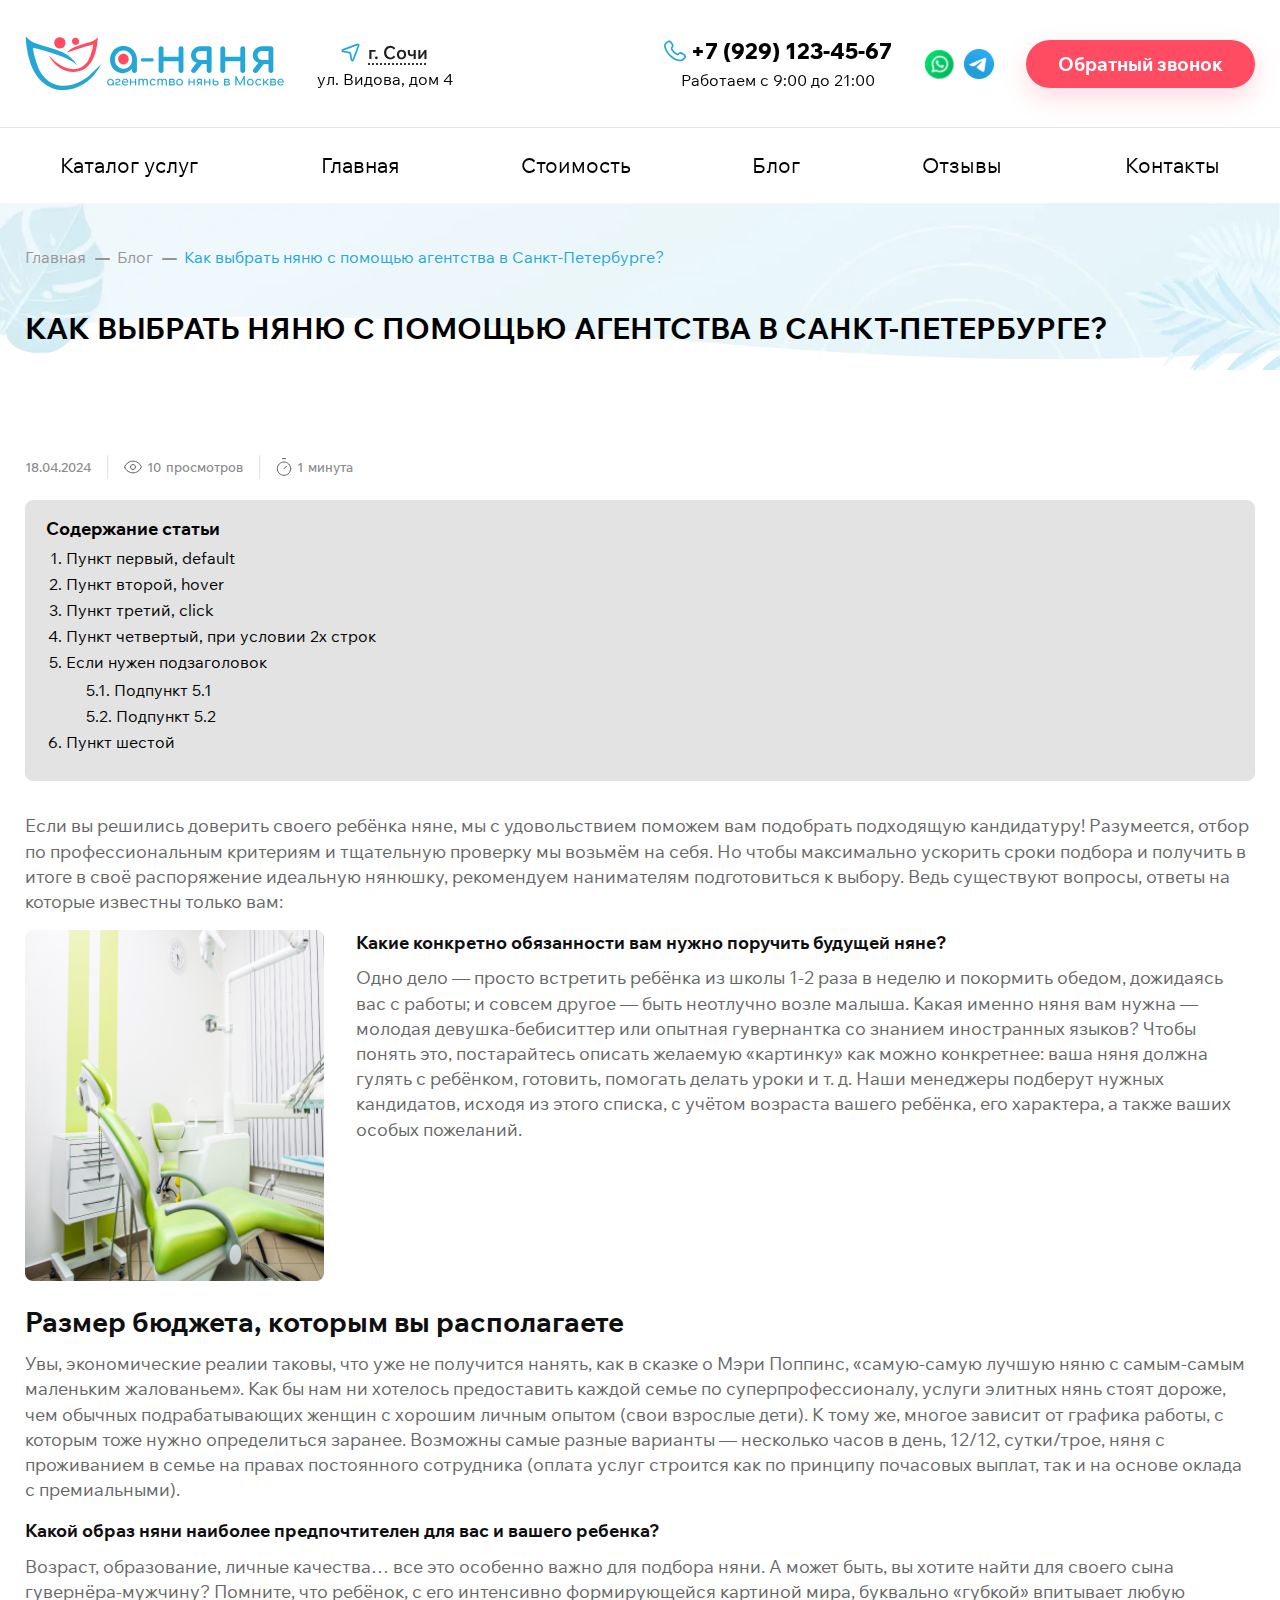
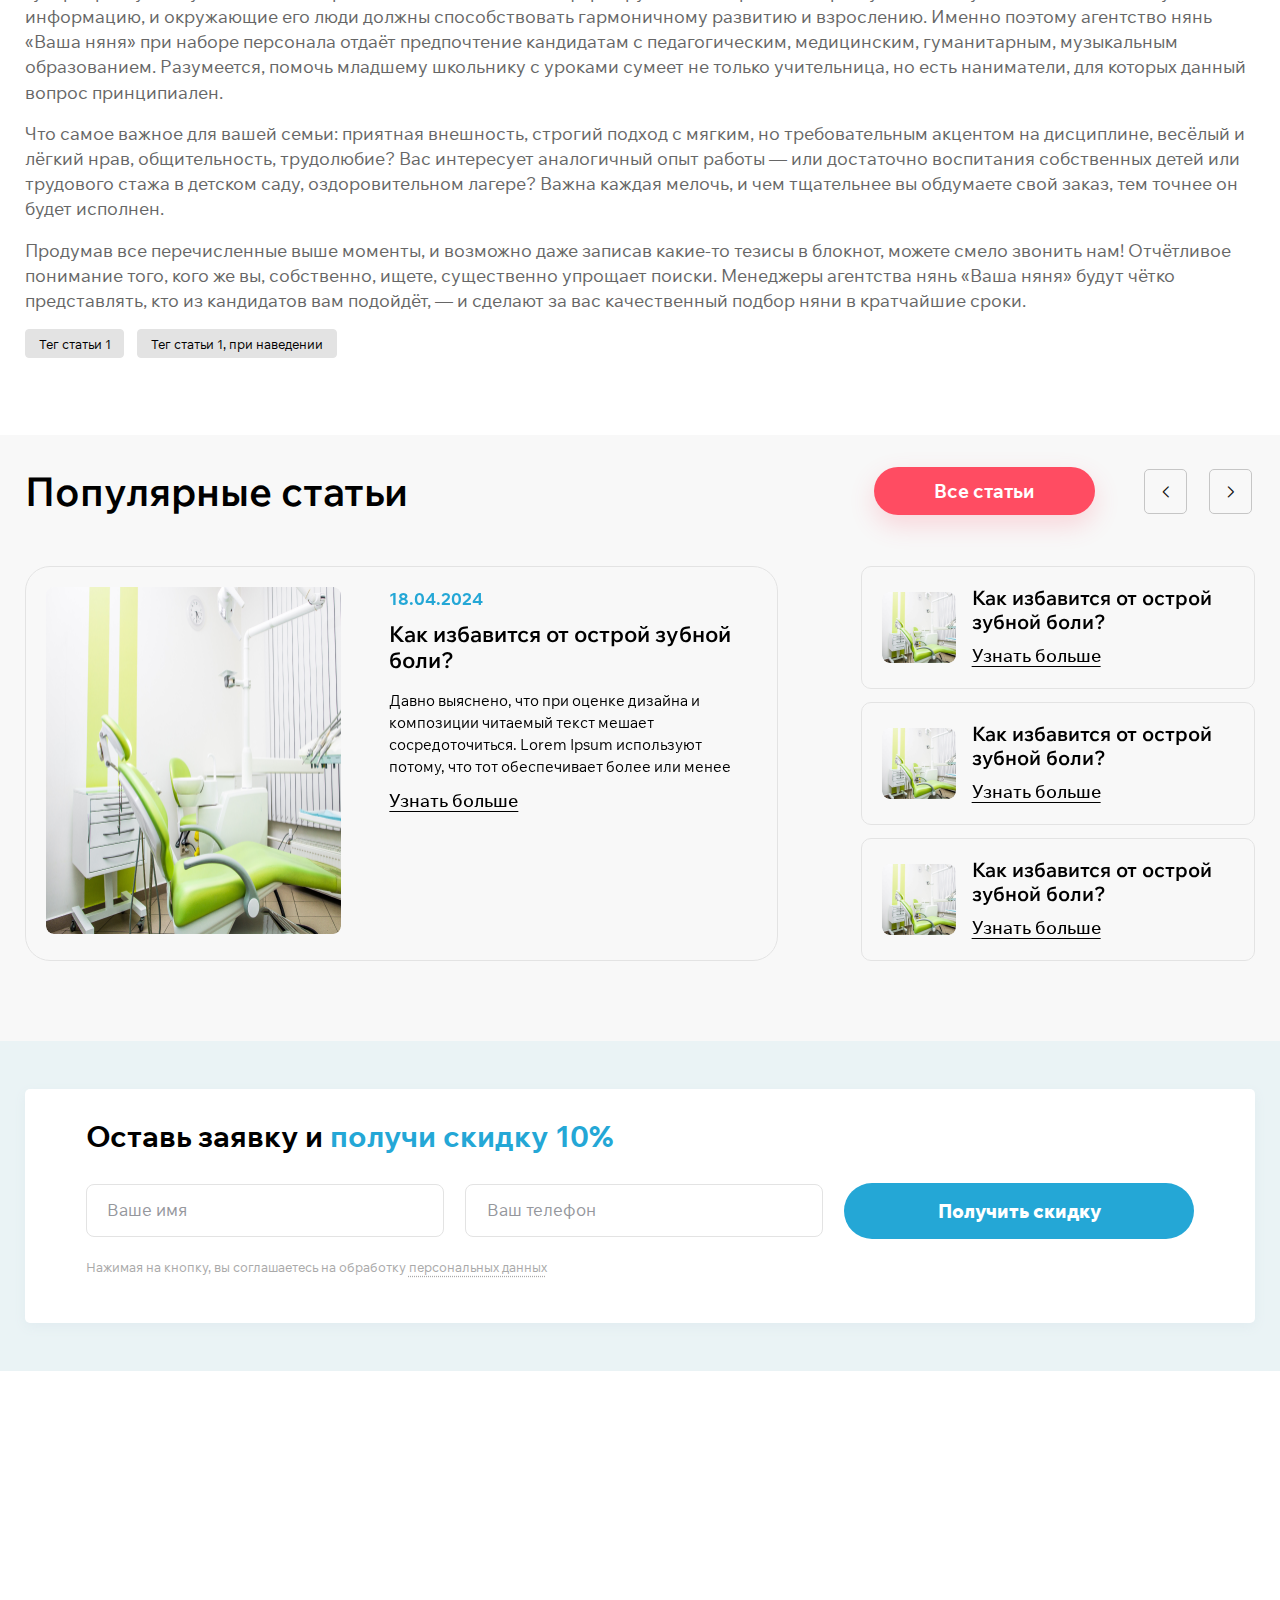
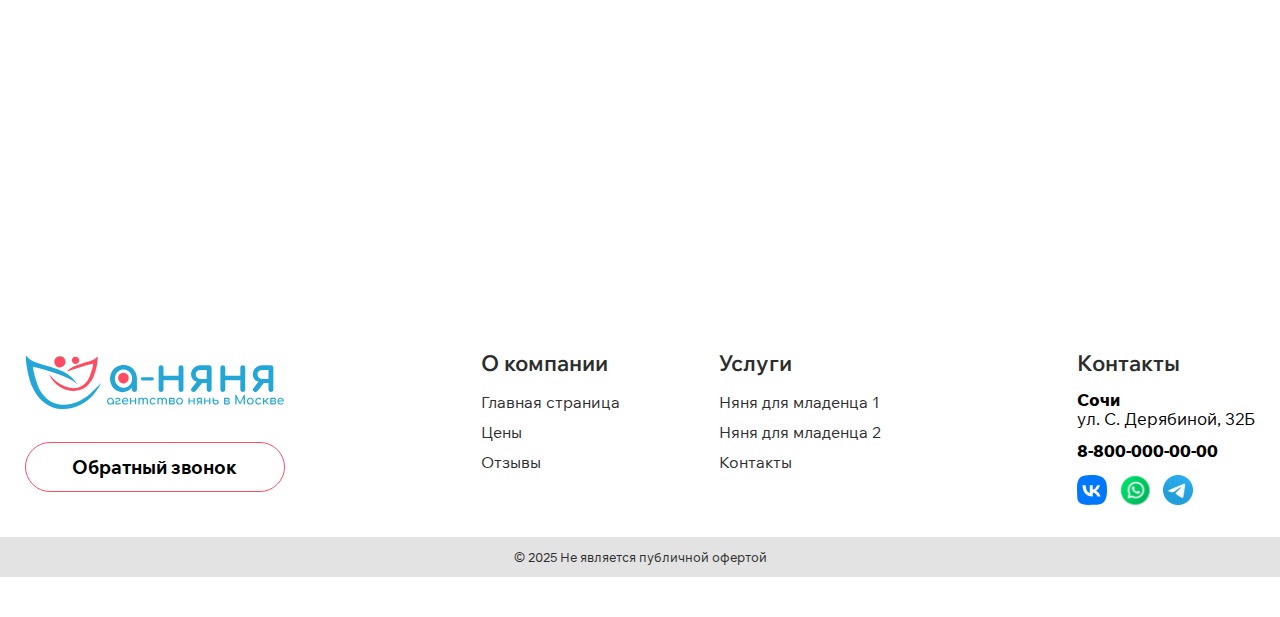
<file: article.html>
<!DOCTYPE html>
<html lang="ru">

<head>
  <meta charset="UTF-8">
  <meta name="viewport" content="width=device-width,initial-scale=1.0, maximum-scale=1">
  <meta http-equiv="X-UA-Compatible" content="ie=edge">
  <meta name="description" content="Агентство нянь">
  <meta name="keywords" content="Агентство нянь">
  <meta property="og:title" content="Агентство нянь">
  <meta property="og:url" content="ссылка на сайт">
  <meta property="og:image:width" content="1000">
  <meta property="og:image:height" content="500">
  <meta property="og:description" content="Агентство нянь">
  <meta property="og:image" content="путь к картинке/image.webp">
  <title>Агентство нянь</title>
  <link rel="icon" type="image/png" sizes="32x32" href="/images/favicon-32x32.png">
  <link rel="icon" type="image/png" sizes="16x16" href="/images/favicon-16x16.png">
  <link rel="apple-touch-icon" sizes="180x180" href="/images/apple-touch-icon.png">
  <link rel="icon" type="image/x-icon" href="/images/favicon.ico">
  <link rel="stylesheet" href="./styles/styles.css">
  <link rel="stylesheet" href="https://cdn.jsdelivr.net/npm/swiper@11/swiper-bundle.min.css">
</head>

<body id="body">
  <div class="wrapper">
    <header class="header lock-padding">
      <div class="header__content">
        <div class="header__inner">
          <div class="header__body _container">
            <div class="header__wrapper">
              <a class="header__logo" href="index.html" aria-label="логотип">
                <img src="images/logo.svg" alt="logo">
              </a>
              <div class="burger" id="hamb" aria-label="кнопка открытия меню">
                <span class="burger__line"></span>
                <span class="burger__line"></span>
                <span class="burger__line"></span>
              </div>
              <div class="header__box">
                <p class="header__city">
                  <img src="images/header-arrow.svg" width="19" height="19" alt="arrow">
                  <span class="header__city-name">г. Сочи</span>
                </p>
                <div class="header__box-text">
                  <address>ул. Видова, дом 4</address>
                </div>
              </div>
            </div>
            <div class="header__wrapper header__wrapper--mod">
              <div class="header__box header__box--mod">
                <a class="header__box-link" href="tel:+79291234567">
                  <img src="images/phone-icon.svg" width="22" height="22" alt="Телефон">
                  +7 (929) 123-45-67
                </a>
                <div class="header__box-text">
                  <span>Работаем с 9:00 до 21:00</span>
                </div>
              </div>
              <div class="header__messengers">
                <a href="#!" title="Написать в WhatsApp"><img src="images/Icon-wp.svg" alt="WhatsApp"></a>
                <a href="#!" title="Написать в Telegram"><img src="images/Icon-tg.svg" alt="Telegram"></a>                
              </div>
              <div class="header__callback">
                <a class="btn btn-filled" href="#!" aria-label="Заказать обратный звонок">Обратный звонок</a>
              </div>
            </div>
          </div>
        </div>
        <nav class="menu _container" id="menu">
          <ul>
            <li>
              <a class="menu__link" href="services.html">Каталог услуг</a>
              <div class="menu__dropdown">
                <ul>
                  <li>
                    <a href="#!">О нас</a>
                  </li>
                  <li>
                    <a href="#!">Парнёрам</a>
                  </li>
                  <li>
                    <a href="#!">Сертификаты</a>
                  </li>
                  <li>
                    <a href="#!">Производители</a>
                  </li>
                  <li>
                    <a href="#!">Реквизиты</a>
                  </li>
                  <li>
                    <a href="#!">Правовая информация</a>
                  </li>
                  <li>
                    <a href="#!">Работа у нас</a>
                  </li>
                </ul>
              </div>
            </li>
            <li>
              <a class="menu__link" href="index.html">Главная</a>
            </li>
            <li>
              <a class="menu__link" href="price.html">Стоимость</a>
            </li>
            <li>
              <a class="menu__link" href="blog.html">Блог</a>
            </li>
            <li>
              <a class="menu__link" href="reviews.html">Отзывы</a>
            </li>
            <li>
              <a class="menu__link" href="contacts.html">Контакты</a>
            </li>
          </ul>
        </nav>
      </div>
    </header>

    <main class="main">
      <section class="main-section section main-section--art">
        <div class="main-section__content _container">
          <div class="breadcrumbs">
            <ul class="breadcrumbs__list" itemscope itemtype="http://schema.org/BreadcrumbList">
              <li class="breadcrumbs__item" itemprop="itemListElement" itemscope itemtype="http://schema.org/ListItem">
                <a itemprop="item" href="index.html" class="breadcrumbs__item_link">
                  <span itemprop="name">Главная</span>
                </a>
                <meta itemprop="position" content="1"/>
              </li>
              <li class="breadcrumbs__item" itemprop="itemListElement" itemscope itemtype="http://schema.org/ListItem">
                <a itemprop="item" href="blog.html" class="breadcrumbs__item_link">
                  <span itemprop="name">Блог</span>
                </a>
                <meta itemprop="position" content="2"/>
              </li>
              <li class="breadcrumbs__item" itemprop="itemListElement" itemscope itemtype="http://schema.org/ListItem">
                <span itemprop="name">Как выбрать няню с помощью агентства в Санкт-Петербурге?</span>
                <meta itemprop="position" content="3"/>
              </li>
            </ul>
          </div>
          <div class="main-section__body">
            <div class="title-secondary title-secondary--mod">
              <h1>Как выбрать няню с помощью агентства в Санкт-Петербурге?</h1>
            </div>
          </div>
        </div>
        <div class="main-section__bg">
          <picture>
            <source media="(max-width: 390px)" srcset="images/bg-mob3.webp">
            <img src="images/bg.webp" alt="image">
          </picture>
        </div>
      </section>
       
      <article class="article section">
         <div class="article__content _container">
            <div class="article__top">
              <div class="feedback__date">
                <time datetime="2025-04-18">18.04.2024</time>
              </div>
              <div class="article__top-inner">
                <div class="blog__views">
                  <img src="images/view.svg" alt="view icon">
                  <span>10</span>
                  <p>просмотров</p>
                </div>
                <div class="blog__views">
                  <img src="images/time.svg" alt="view icon">
                  <span>1</span>
                  <p>минута</p>
                </div>
              </div>
            </div>
            <nav class="article__nav">
              <div class="article__subtitle">
                <h3>Содержание статьи</h3>
              </div>
              <ol start="1">
                <li><a class="article__nav-link" href="#article-block">Пункт первый, default</a></li>
                <li><a class="article__nav-link" href="#article-title2">Пункт второй, hover</a></li>
                <li><a class="article__nav-link" href="#article-title3">Пункт третий, click</a></li>
                <li><a class="article__nav-link" href="#!">Пункт четвертый, при условии 2х строк</a></li>
                <li><a class="article__nav-link" href="#!">Если нужен подзаголовок</a>
                  <ul>
                    <li><a class="article__nav-link" href="#!">5.1. Подпункт 5.1</a></li>
                    <li><a class="article__nav-link" href="#!">5.2. Подпункт 5.2</a></li>
                  </ul>
                </li>
                <li><a class="article__nav-link" href="#!">Пункт шестой</a></li>
              </ol>
            </nav>
            <div class="article__text">
              <p>
                Если вы решились доверить своего ребёнка няне, мы с удовольствием поможем вам подобрать 
                подходящую кандидатуру! Разумеется, отбор по профессиональным критериям и тщательную проверку 
                мы возьмём на себя. Но чтобы максимально ускорить сроки подбора и получить в итоге в своё 
                распоряжение идеальную нянюшку, рекомендуем нанимателям подготовиться к выбору. 
                Ведь существуют вопросы, ответы на которые известны только вам:
              </p>
            </div>
            <div class="article__block" id="article-block">
              <div class="article__block-image">
                <img src="images/articles-block-img.png" alt="article image">
              </div>
              <div class="article__block-info">
                <div class="article__text">
                  <h3>Какие конкретно обязанности вам нужно поручить будущей няне?</h3>
                  <p>
                    Одно дело — просто встретить ребёнка из школы 1-2 раза в неделю и покормить обедом, 
                    дожидаясь вас с работы; и совсем другое — быть неотлучно возле малыша. Какая именно 
                    няня вам нужна — молодая девушка-бебиситтер или опытная гувернантка со знанием иностранных языков? 
                    Чтобы понять это, постарайтесь описать желаемую «картинку» как можно конкретнее: ваша няня должна 
                    гулять с ребёнком, готовить, помогать делать уроки и т. д. Наши менеджеры подберут нужных кандидатов, 
                    исходя из этого списка, с учётом возраста вашего ребёнка, его характера, а также ваших особых пожеланий.
                  </p>
                </div>
              </div>
            </div>
            <div class="article__text">
              <h2>Размер бюджета, которым вы располагаете</h2>
              <p>
                Увы, экономические реалии таковы, что уже не получится нанять, как в сказке о Мэри Поппинс, «самую-самую лучшую няню с самым-самым маленьким жалованьем». Как бы нам ни хотелось предоставить каждой семье по суперпрофессионалу, услуги элитных нянь стоят дороже, чем обычных подрабатывающих женщин с хорошим личным опытом (свои взрослые дети). К тому же, многое зависит от графика работы, с которым тоже нужно определиться заранее. Возможны самые разные варианты — несколько часов в день, 12/12, сутки/трое, няня с проживанием в семье на правах постоянного сотрудника (оплата услуг строится как по принципу почасовых выплат, так и на основе оклада с премиальными).
              </p>
              <h3>Какой образ няни наиболее предпочтителен для вас и вашего ребенка?</h3>
              <p>
                Возраст, образование, личные качества… все это особенно важно для подбора няни. А может быть, вы хотите найти для своего сына гувернёра-мужчину? Помните, что ребёнок, с его интенсивно формирующейся картиной мира, буквально «губкой» впитывает любую информацию, и окружающие его люди должны способствовать гармоничному развитию и взрослению. Именно поэтому агентство нянь «Ваша няня» при наборе персонала отдаёт предпочтение кандидатам с педагогическим, медицинским, гуманитарным, музыкальным образованием. Разумеется, помочь младшему школьнику с уроками сумеет не только учительница, но есть наниматели, для которых данный вопрос принципиален.
              </p>
              <p>
                Что самое важное для вашей семьи: приятная внешность, строгий подход с мягким, но требовательным акцентом на дисциплине, весёлый и лёгкий нрав, общительность, трудолюбие? Вас интересует аналогичный опыт работы — или достаточно воспитания собственных детей или трудового стажа в детском саду, оздоровительном лагере? Важна каждая мелочь, и чем тщательнее вы обдумаете свой заказ, тем точнее он будет исполнен.
              </p>
              <p>
                Продумав все перечисленные выше моменты, и возможно даже записав какие-то тезисы в блокнот, можете смело звонить нам! Отчётливое понимание того, кого же вы, собственно, ищете, существенно упрощает поиски. Менеджеры агентства нянь «Ваша няня» будут чётко представлять, кто из кандидатов вам подойдёт, — и сделают за вас качественный подбор няни в кратчайшие сроки.
              </p>
            </div>
            <div class="blog__top">
              <div class="blog__top-tag">
                <p>Тег статьи 1</p>
              </div>
              <div class="blog__top-tag">
                <p>Тег статьи 1, при наведении</p>
              </div>
            </div>
         </div>
      </article>

      <section class="articles section">
        <div class="articles__content _container">
          <div class="reviews__top">
            <div class="subtitle">
              <h2>Популярные статьи</h2>
            </div>
            <div class="reviews__buttons">
              <a class="btn btn-filled" href="blog.html" aria-label="Все статьи">Все статьи</a>
              <div class="swiper-button-prev art-button-prev"></div>
              <div class="swiper-button-next art-button-next"></div>
            </div>
          </div>
          <div class="articles-slider">
            <div class="swiper-wrapper">
              <div class="swiper-slide">
                <div class="articles__slide">
                  <div class="tabs">
                    <input type="radio" name="tabs-1" id="tab-1" checked>
                    <input type="radio" name="tabs-1" id="tab-2">
                    <input type="radio" name="tabs-1" id="tab-3">
                    <div class="tab-labels">
                        <label class="tab-label" for="tab-1">
                          <div class="articles__button">
                            <div class="articles__button-img">
                              <img src="images/tab-label-img.png" alt="">
                            </div>
                            <div class="articles__info">
                              <div class="articles__info-title">
                                <h3>Как избавится от острой зубной боли?</h3>
                              </div>
                              <a href="article.html" class="articles__info-link">Узнать больше</a>
                            </div>
                          </div>
                        </label>
                        <label class="tab-label" for="tab-2">
                          <div class="articles__button">
                            <div class="articles__button-img">
                              <img src="images/tab-label-img.png" alt="">
                            </div>
                            <div class="articles__info">
                              <div class="articles__info-title">
                                <h3>Как избавится от острой зубной боли?</h3>
                              </div>
                              <a href="article.html" class="articles__info-link">Узнать больше</a>
                            </div>
                          </div>
                        </label>
                        <label class="tab-label" for="tab-3">
                          <div class="articles__button">
                            <div class="articles__button-img">
                              <img src="images/tab-label-img.png" alt="">
                            </div>
                            <div class="articles__info">
                              <div class="articles__info-title">
                                <h3>Как избавится от острой зубной боли?</h3>
                              </div>
                              <a href="article.html" class="articles__info-link">Узнать больше</a>
                            </div>
                          </div>
                        </label>
                    </div>
                    <div class="tab-content content-1">
                      <div class="articles__body">
                        <div class="articles__img">
                          <img src="images/articles-block-img.png" alt="img">
                        </div>
                        <div class="articles__info">
                          <div class="articles__info-date">
                            <time datetime="2024-04-18">18.04.2024</time>
                          </div>
                          <div class="articles__info-title">
                            <h3>Как избавится от острой зубной боли?</h3>
                          </div>
                          <div class="articles__info-text">
                            <p>
                              Давно выяснено, что при оценке дизайна и композиции читаемый текст мешает сосредоточиться. 
                              Lorem Ipsum используют потому, что тот обеспечивает более или менее 
                            </p>
                          </div>
                          <a href="article.html" class="articles__info-link">Узнать больше</a>
                        </div>
                      </div>
                    </div>
                    <div class="tab-content content-2">
                      <div class="articles__body">
                        <div class="articles__img">
                          <img src="images/articles-block-img.png" alt="img">
                        </div>
                        <div class="articles__info">
                          <div class="articles__info-date">
                            <time datetime="2024-04-18">18.04.2024</time>
                          </div>
                          <div class="articles__info-title">
                            <h3>Как избавится от острой зубной боли?</h3>
                          </div>
                          <div class="articles__info-text">
                            <p>
                              Давно выяснено, что при оценке дизайна и композиции читаемый текст мешает сосредоточиться. 
                            </p>
                          </div>
                          <a href="article.html" class="articles__info-link">Узнать больше</a>
                        </div>
                      </div>
                    </div>
                    <div class="tab-content content-3">
                      <div class="articles__body">
                        <div class="articles__img">
                          <img src="images/articles-block-img.png" alt="img">
                        </div>
                        <div class="articles__info">
                          <div class="articles__info-date">
                            <time datetime="2024-04-18">18.04.2024</time>
                          </div>
                          <div class="articles__info-title">
                            <h3>Как избавится от острой зубной боли?</h3>
                          </div>
                          <div class="articles__info-text">
                            <p>
                              Давно выяснено, что при оценке дизайна и композиции читаемый текст мешает сосредоточиться. 
                              Lorem Ipsum используют потому, что тот обеспечивает более или менее 
                            </p>
                          </div>
                          <a href="article.html" class="articles__info-link">Узнать больше</a>
                        </div>
                      </div>
                    </div>
                  </div>
                </div>
              </div>
              <div class="swiper-slide">
                <div class="articles__slide">
                  <div class="tabs">
                    <input type="radio" name="tabs-2" id="tab-4" checked>
                    <input type="radio" name="tabs-2" id="tab-5">
                    <input type="radio" name="tabs-2" id="tab-6">
                    <div class="tab-labels">
                        <label class="tab-label" for="tab-4">
                          <div class="articles__button">
                            <div class="articles__button-img">
                              <img src="images/tab-label-img.png" alt="">
                            </div>
                            <div class="articles__info">
                              <div class="articles__info-title">
                                <h3>Как избавится от острой зубной боли?</h3>
                              </div>
                              <a href="article.html" class="articles__info-link">Узнать больше</a>
                            </div>
                          </div>
                        </label>
                        <label class="tab-label" for="tab-5">
                          <div class="articles__button">
                            <div class="articles__button-img">
                              <img src="images/tab-label-img.png" alt="">
                            </div>
                            <div class="articles__info">
                              <div class="articles__info-title">
                                <h3>Как избавится от острой зубной боли?</h3>
                              </div>
                              <a href="article.html" class="articles__info-link">Узнать больше</a>
                            </div>
                          </div>
                        </label>
                        <label class="tab-label" for="tab-6">
                          <div class="articles__button">
                            <div class="articles__button-img">
                              <img src="images/tab-label-img.png" alt="img">
                            </div>
                            <div class="articles__info">
                              <div class="articles__info-title">
                                <h3>Как избавится от острой зубной боли?</h3>
                              </div>
                              <a href="article.html" class="articles__info-link">Узнать больше</a>
                            </div>
                          </div>
                        </label>
                    </div>
                    <div class="tab-content content-4">
                      <div class="articles__body">
                        <div class="articles__img">
                          <img src="images/articles-block-img.png" alt="img">
                        </div>
                        <div class="articles__info">
                          <div class="articles__info-date">
                            <time datetime="2024-04-18">18.04.2024</time>
                          </div>
                          <div class="articles__info-title">
                            <h3>Как избавится от острой зубной боли?</h3>
                          </div>
                          <div class="articles__info-text">
                            <p>
                              Давно выяснено, что при оценке дизайна и композиции читаемый текст мешает сосредоточиться. 
                              Lorem Ipsum используют потому, что тот обеспечивает более или менее 
                            </p>
                          </div>
                          <a href="article.html" class="articles__info-link">Узнать больше</a>
                        </div>
                      </div>
                    </div>
                    <div class="tab-content content-5">
                      <div class="articles__body">
                        <div class="articles__img">
                          <img src="images/articles-block-img.png" alt="img">
                        </div>
                        <div class="articles__info">
                          <div class="articles__info-date">
                            <time datetime="2024-04-18">18.04.2024</time>
                          </div>
                          <div class="articles__info-title">
                            <h3>Как избавится от острой зубной боли?</h3>
                          </div>
                          <div class="articles__info-text">
                            <p>
                              Давно выяснено, что при оценке дизайна и композиции читаемый текст мешает сосредоточиться. 
                            </p>
                          </div>
                          <a href="article.html" class="articles__info-link">Узнать больше</a>
                        </div>
                      </div>
                    </div>
                    <div class="tab-content content-6">
                      <div class="articles__body">
                        <div class="articles__img">
                          <img src="images/articles-block-img.png" alt="img">
                        </div>
                        <div class="articles__info">
                          <div class="articles__info-date">
                            <time datetime="2024-04-18">18.04.2024</time>
                          </div>
                          <div class="articles__info-title">
                            <h3>Как избавится от острой зубной боли?</h3>
                          </div>
                          <div class="articles__info-text">
                            <p>
                              Давно выяснено, что при оценке дизайна и композиции читаемый текст мешает сосредоточиться. 
                              Lorem Ipsum используют потому, что тот обеспечивает более или менее 
                            </p>
                          </div>
                          <a href="article.html" class="articles__info-link">Узнать больше</a>
                        </div>
                      </div>
                    </div>
                  </div>
                </div>
              </div>
              <div class="swiper-slide">
                <div class="articles__slide">
                  <div class="tabs">
                    <input type="radio" name="tabs-3" id="tab-7" checked>
                    <input type="radio" name="tabs-3" id="tab-8">
                    <input type="radio" name="tabs-3" id="tab-9">
                    <div class="tab-labels">
                        <label class="tab-label" for="tab-7">
                          <div class="articles__button">
                            <div class="articles__button-img">
                              <img src="images/tab-label-img.png" alt="">
                            </div>
                            <div class="articles__info">
                              <div class="articles__info-title">
                                <h3>Как избавится от острой зубной боли?</h3>
                              </div>
                              <a href="article.html" class="articles__info-link">Узнать больше</a>
                            </div>
                          </div>
                        </label>
                        <label class="tab-label" for="tab-8">
                          <div class="articles__button">
                            <div class="articles__button-img">
                              <img src="images/tab-label-img.png" alt="">
                            </div>
                            <div class="articles__info">
                              <div class="articles__info-title">
                                <h3>Как избавится от острой зубной боли?</h3>
                              </div>
                              <a href="article.html" class="articles__info-link">Узнать больше</a>
                            </div>
                          </div>
                        </label>
                        <label class="tab-label" for="tab-9">
                          <div class="articles__button">
                            <div class="articles__button-img">
                              <img src="images/tab-label-img.png" alt="">
                            </div>
                            <div class="articles__info">
                              <div class="articles__info-title">
                                <h3>Как избавится от острой зубной боли?</h3>
                              </div>
                              <a href="article.html" class="articles__info-link">Узнать больше</a>
                            </div>
                          </div>
                        </label>
                    </div>
                    <div class="tab-content content-7">
                      <div class="articles__body">
                        <div class="articles__img">
                          <img src="images/articles-block-img.png" alt="img">
                        </div>
                        <div class="articles__info">
                          <div class="articles__info-date">
                            <time datetime="2024-04-18">18.04.2024</time>
                          </div>
                          <div class="articles__info-title">
                            <h3>Как избавится от острой зубной боли?</h3>
                          </div>
                          <div class="articles__info-text">
                            <p>
                              Давно выяснено, что при оценке дизайна и композиции читаемый текст мешает сосредоточиться. 
                              Lorem Ipsum используют потому, что тот обеспечивает более или менее 
                            </p>
                          </div>
                          <a href="article.html" class="articles__info-link">Узнать больше</a>
                        </div>
                      </div>
                    </div>
                    <div class="tab-content content-8">
                      <div class="articles__body">
                        <div class="articles__img">
                          <img src="images/articles-block-img.png" alt="img">
                        </div>
                        <div class="articles__info">
                          <div class="articles__info-date">
                            <time datetime="2024-04-18">18.04.2024</time>
                          </div>
                          <div class="articles__info-title">
                            <h3>Как избавится от острой зубной боли?</h3>
                          </div>
                          <div class="articles__info-text">
                            <p>
                              Давно выяснено, что при оценке дизайна и композиции читаемый текст мешает сосредоточиться. 
                            </p>
                          </div>
                          <a href="article.html" class="articles__info-link">Узнать больше</a>
                        </div>
                      </div>
                    </div>
                    <div class="tab-content content-9">
                      <div class="articles__body">
                        <div class="articles__img">
                          <img src="images/articles-block-img.png" alt="img">
                        </div>
                        <div class="articles__info">
                          <div class="articles__info-date">
                            <time datetime="2024-04-18">18.04.2024</time>
                          </div>
                          <div class="articles__info-title">
                            <h3>Как избавится от острой зубной боли?</h3>
                          </div>
                          <div class="articles__info-text">
                            <p>
                              Давно выяснено, что при оценке дизайна и композиции читаемый текст мешает сосредоточиться. 
                              Lorem Ipsum используют потому, что тот обеспечивает более или менее 
                            </p>
                          </div>
                          <a href="article.html" class="articles__info-link">Узнать больше</a>
                        </div>
                      </div>
                    </div>
                  </div>
                </div>
              </div>
            </div>
            <div class="swiper-pagination"></div>
          </div>
        </div>
      </section>

      <section class="price section">
        <div class="price__content _container">
           <div class="price__form">
            <form class="form" action="#!">
              <div class="form__title">
                <h3>Оставь заявку и <span>получи скидку 10%</span></h3>
              </div>
              <div class="form__label">
                <input class="form__input _req _name" id="formName" type="text" name="text" placeholder="Ваше имя">
                <input class="form__input _req _number" id="formNumber" type="text" name="number" placeholder="Ваш телефон">
                <button class="form__button btn" type="submit">Получить скидку</button>
              </div>
              <div class="form__text">
                <p>Нажимая на кнопку, вы соглашаетесь на обработку <a class="form__text-link" href="#!">персональных данных</a></p>
              </div>
            </form>
           </div>
        </div>
      </section>

      <section class="map map--mod section">
        <div class="map__content _container">
        </div>
        <div class="map__img">
          <iframe src="https://yandex.ru/map-widget/v1/?um=constructor%3A2752cb36a4625e0865c0036ae2bd7357a93bd5a2f907d168392887c93e2105d2&amp;source=constructor" width="100%" height="540" frameborder="0"></iframe>
        </div>
      </section>
    </main>

    <footer class="footer">
      <div class="footer__content">
        <div class="footer__body _container">
          <div class="footer__block">
            <a class="footer__logo" href="index.html">
              <img src="images/logo.svg" alt="logo">
            </a>
            <a class="btn btn-outline" href="#!">Обратный звонок</a>
          </div>
          <div class="footer__wrapper">
            <div class="footer__block">
              <div class="footer__block-title">
                <h3>О компании</h3>
              </div>
              <div class="footer__block-list">
                <ul>
                  <li><a href="index.html">Главная страница</a></li>
                  <li> <a href="price.html">Цены</a></li>
                  <li> <a href="reviews.html">Отзывы</a></li>
                </ul>
              </div>
            </div>
            <div class="footer__block">
              <div class="footer__block-title">
                <h3>Услуги</h3>
              </div>
              <div class="footer__block-list">
                <ul>
                  <li> <a href="services.html">Няня для младенца 1</a></li>
                  <li> <a href="services.html">Няня для младенца 2</a></li>
                  <li> <a href="contacts.html">Контакты</a></li>
                </ul>
              </div>
            </div>
          </div>
          <div class="footer__block">
            <div class="footer__block-title">
              <h3>Контакты</h3>
            </div>
            <div class="footer__contacts">
              <div class="footer__contacts-address">
                <span>Сочи</span>
                <address>ул. С. Дерябиной, 32Б</address>
              </div>
              <a href="tel:+78000000000" class="footer__contacts-tel">8-800-000-00-00</a>
              <div class="footer__messengers">
                <a href="#!">
                  <img src="images/Icon-vk.svg" alt="icon vk">
                </a>
                <a href="#!">
                  <img src="images/Icon-wp.svg" alt="icon wp">
                </a>
                <a href="#!">
                  <img src="images/Icon-tg.svg" alt="icon tg">
                </a>
              </div>
            </div>
          </div>
        </div>
        <div class="footer__bottom">
          <p>© 2025 Не является публичной офертой</p>
        </div>
      </div>
    </footer>
  </div>
  <script defer src="https://cdn.jsdelivr.net/npm/swiper@11/swiper-bundle.min.js"></script>
  <script defer src="js/main.js"></script>  
</body>

</html>
</file>
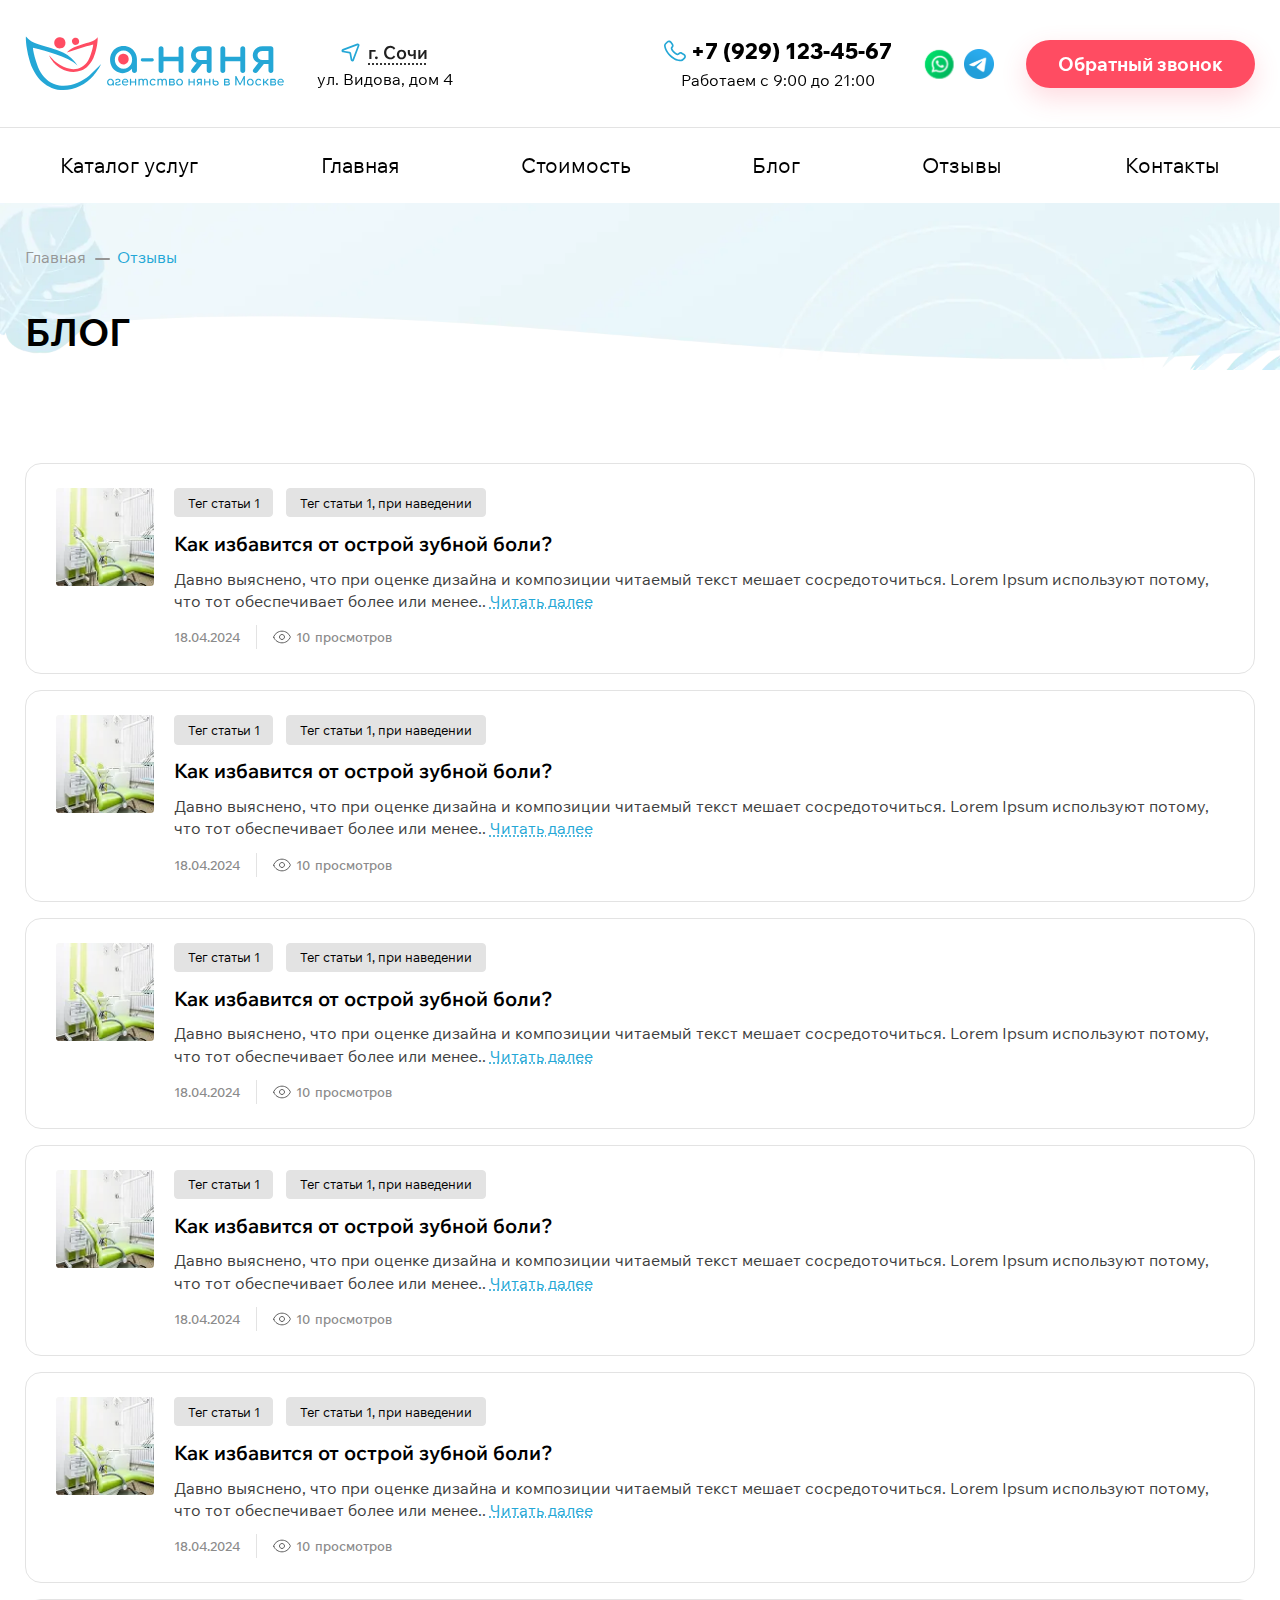
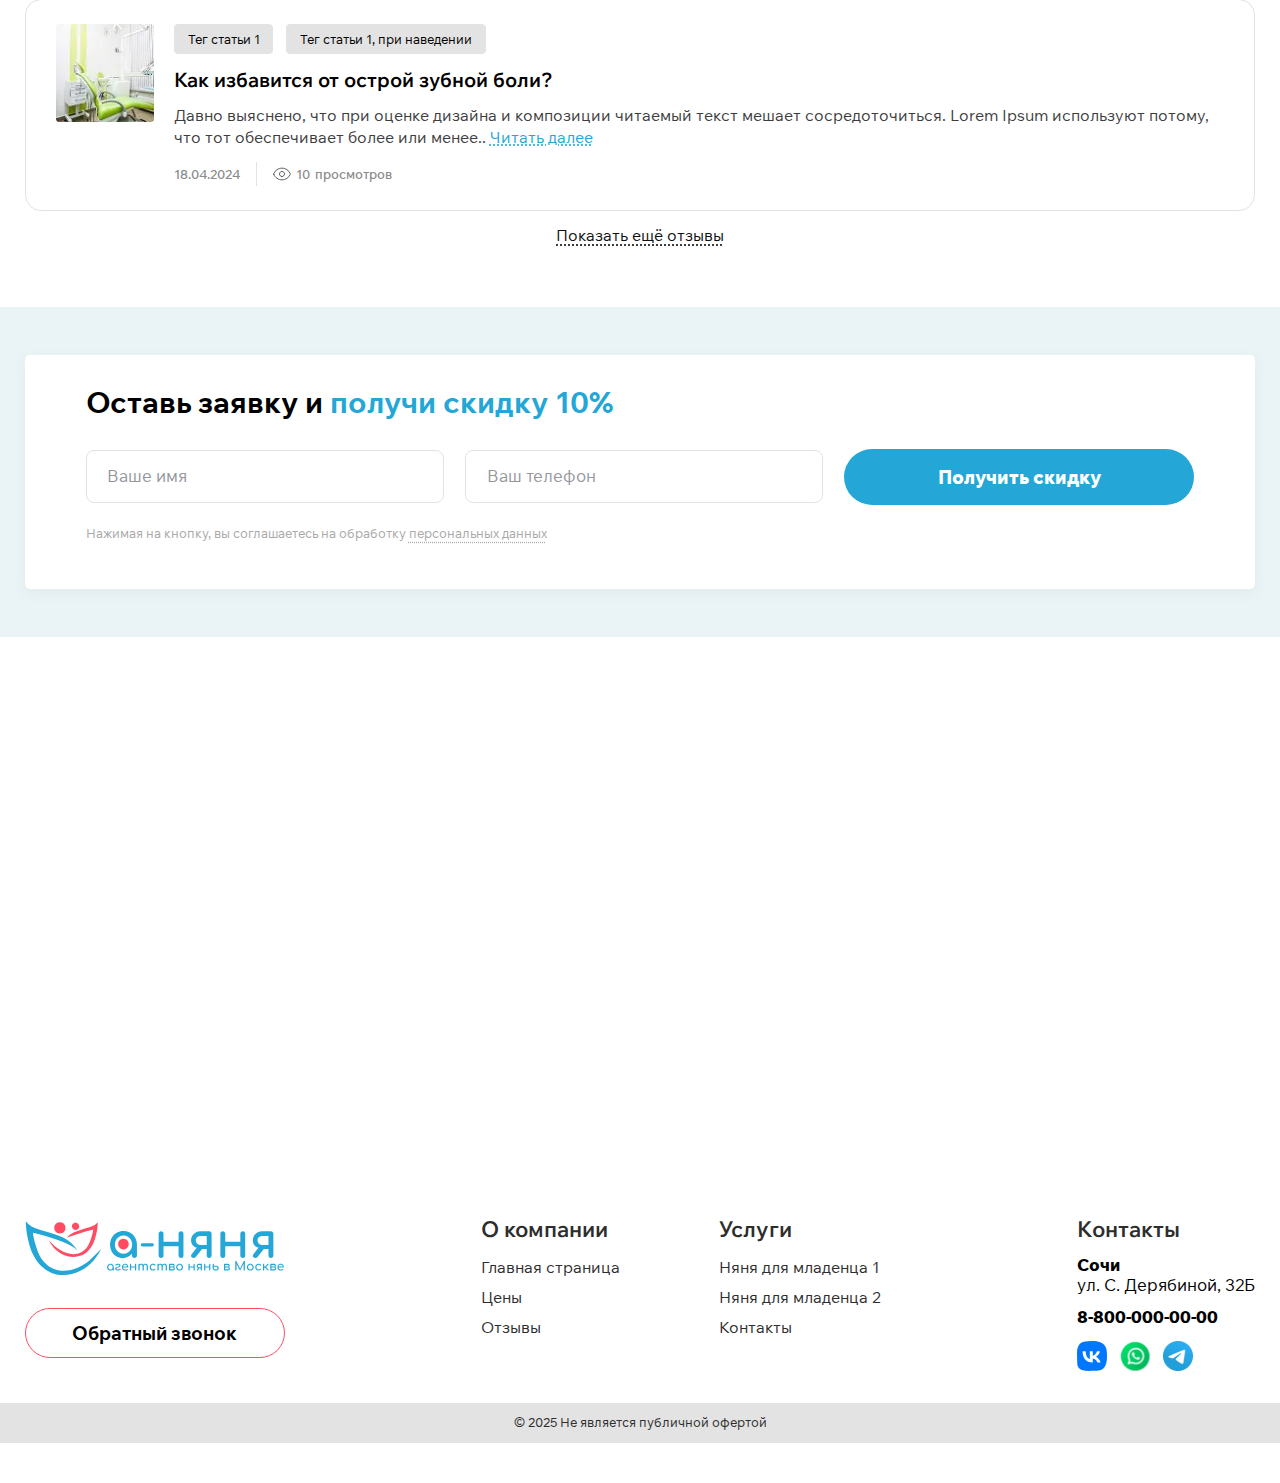
<file: blog.html>
<!DOCTYPE html>
<html lang="ru">

<head>
  <meta charset="UTF-8">
  <meta name="viewport" content="width=device-width,initial-scale=1.0, maximum-scale=1">
  <meta http-equiv="X-UA-Compatible" content="ie=edge">
  <meta name="description" content="Агентство нянь">
  <meta name="keywords" content="Агентство нянь">
  <meta property="og:title" content="Агентство нянь">
  <meta property="og:url" content="ссылка на сайт">
  <meta property="og:image:width" content="1000">
  <meta property="og:image:height" content="500">
  <meta property="og:description" content="Агентство нянь">
  <meta property="og:image" content="путь к картинке/image.webp">
  <title>Агентство нянь</title>
  <link rel="icon" type="image/png" sizes="32x32" href="/images/favicon-32x32.png">
  <link rel="icon" type="image/png" sizes="16x16" href="/images/favicon-16x16.png">
  <link rel="apple-touch-icon" sizes="180x180" href="/images/apple-touch-icon.png">
  <link rel="icon" type="image/x-icon" href="/images/favicon.ico">
  <link rel="stylesheet" href="./styles/styles.css">
  <link rel="stylesheet" href="https://cdn.jsdelivr.net/npm/swiper@11/swiper-bundle.min.css">
</head>

<body id="body">
  <div class="wrapper">
    <header class="header lock-padding">
      <div class="header__content">
        <div class="header__inner">
          <div class="header__body _container">
            <div class="header__wrapper">
              <a class="header__logo" href="index.html" aria-label="логотип">
                <img src="images/logo.svg" alt="logo">
              </a>
              <div class="burger" id="hamb" aria-label="кнопка открытия меню">
                <span class="burger__line"></span>
                <span class="burger__line"></span>
                <span class="burger__line"></span>
              </div>
              <div class="header__box">
                <p class="header__city">
                  <img src="images/header-arrow.svg" width="19" height="19" alt="arrow">
                  <span class="header__city-name">г. Сочи</span>
                </p>
                <div class="header__box-text">
                  <address>ул. Видова, дом 4</address>
                </div>
              </div>
            </div>
            <div class="header__wrapper header__wrapper--mod">
              <div class="header__box header__box--mod">
                <a class="header__box-link" href="tel:+79291234567">
                  <img src="images/phone-icon.svg" width="22" height="22" alt="Телефон">
                  +7 (929) 123-45-67
                </a>
                <div class="header__box-text">
                  <span>Работаем с 9:00 до 21:00</span>
                </div>
              </div>
              <div class="header__messengers">
                <a href="#!" title="Написать в WhatsApp"><img src="images/Icon-wp.svg" alt="WhatsApp"></a>
                <a href="#!" title="Написать в Telegram"><img src="images/Icon-tg.svg" alt="Telegram"></a>                
              </div>
              <div class="header__callback">
                <a class="btn btn-filled" href="#!" aria-label="Заказать обратный звонок">Обратный звонок</a>
              </div>
            </div>
          </div>
        </div>
        <nav class="menu _container" id="menu">
          <ul>
            <li>
              <a class="menu__link" href="services.html">Каталог услуг</a>
              <div class="menu__dropdown">
                <ul>
                  <li>
                    <a href="#!">О нас</a>
                  </li>
                  <li>
                    <a href="#!">Парнёрам</a>
                  </li>
                  <li>
                    <a href="#!">Сертификаты</a>
                  </li>
                  <li>
                    <a href="#!">Производители</a>
                  </li>
                  <li>
                    <a href="#!">Реквизиты</a>
                  </li>
                  <li>
                    <a href="#!">Правовая информация</a>
                  </li>
                  <li>
                    <a href="#!">Работа у нас</a>
                  </li>
                </ul>
              </div>
            </li>
            <li>
              <a class="menu__link" href="index.html">Главная</a>
            </li>
            <li>
              <a class="menu__link" href="price.html">Стоимость</a>
            </li>
            <li>
              <a class="menu__link" href="blog.html">Блог</a>
            </li>
            <li>
              <a class="menu__link" href="reviews.html">Отзывы</a>
            </li>
            <li>
              <a class="menu__link" href="contacts.html">Контакты</a>
            </li>
          </ul>
        </nav>
      </div>
    </header>

    <main class="main">
      <section class="main-section section main-section--art">
        <div class="main-section__content _container">
          <div class="breadcrumbs">
            <ul class="breadcrumbs__list" itemscope itemtype="http://schema.org/BreadcrumbList">
              <li class="breadcrumbs__item" itemprop="itemListElement" itemscope itemtype="http://schema.org/ListItem">
                <a itemprop="item" href="index.html" class="breadcrumbs__item_link">
                  <span itemprop="name">Главная</span>
                </a>
                <meta itemprop="position" content="1"/>
              </li>
              <li class="breadcrumbs__item" itemprop="itemListElement" itemscope itemtype="http://schema.org/ListItem">
                <span itemprop="name">Отзывы</span>
                <meta itemprop="position" content="2"/>
              </li>
            </ul>
          </div>
          <div class="main-section__body">
            <div class="title-secondary">
              <h1>Блог</h1>
            </div>
          </div>
        </div>
        <div class="main-section__bg">
          <picture>
            <source media="(max-width: 390px)" srcset="images/bg-mob4.webp">
            <img src="images/bg.webp" alt="image">
          </picture>
        </div>
      </section>

      <section class="blog section">
        <div class="blog__content _container">
          <div class="text-container text-container--mod">
            <p>
              <blockquote class="blog__item">
                <div class="blog__img">
                  <picture>
                    <source media="(max-width: 764px)" srcset="images/blog-img-mob.webp">
                    <img src="images/blog-img.webp" alt="blog img">
                  </picture>
                </div>
                <div class="blog__info">
                  <div class="blog__top">
                    <div class="blog__top-tag">
                      <p>Тег статьи 1</p>
                    </div>
                    <div class="blog__top-tag">
                      <p>Тег статьи 1, при наведении</p>
                    </div>
                  </div>
                  <div class="blog__tile">
                    <cite>Как избавится от острой зубной боли?</cite>
                  </div>
                  <div class="blog__text">
                    <p>
                      Давно выяснено, что при оценке дизайна и композиции читаемый текст мешает сосредоточиться. 
                      Lorem Ipsum используют потому, что тот обеспечивает более или менее..  
                      <a href="article.html" class="blog__text-link">Читать далее</a>
                    </p>
                  </div>
                  <div class="blog__bottom">
                    <div class="feedback__date">
                      <time datetime="2025-04-18">18.04.2024</time>
                    </div>
                    <div class="blog__views">
                      <img src="images/view.svg" alt="view icon">
                      <span>10</span>
                      <p>просмотров</p>
                    </div>
                  </div>
                </div>
              </blockquote>
              <blockquote class="blog__item">
                <div class="blog__img">
                  <picture>
                    <source media="(max-width: 764px)" srcset="images/blog-img-mob.webp">
                    <img src="images/blog-img.webp" alt="blog img">
                  </picture>
                </div>
                <div class="blog__info">
                  <div class="blog__top">
                    <div class="blog__top-tag">
                      <p>Тег статьи 1</p>
                    </div>
                    <div class="blog__top-tag">
                      <p>Тег статьи 1, при наведении</p>
                    </div>
                  </div>
                  <div class="blog__tile">
                    <cite>Как избавится от острой зубной боли?</cite>
                  </div>
                  <div class="blog__text">
                    <p>
                      Давно выяснено, что при оценке дизайна и композиции читаемый текст мешает сосредоточиться. 
                      Lorem Ipsum используют потому, что тот обеспечивает более или менее..  
                      <a href="article.html" class="blog__text-link">Читать далее</a>
                    </p>
                  </div>
                  <div class="blog__bottom">
                    <div class="feedback__date">
                      <time datetime="2025-04-18">18.04.2024</time>
                    </div>
                    <div class="blog__views">
                      <img src="images/view.svg" alt="view icon">
                      <span>10</span>
                      <p>просмотров</p>
                    </div>
                  </div>
                </div>
              </blockquote>
              <blockquote class="blog__item">
                <div class="blog__img">
                  <picture>
                    <source media="(max-width: 764px)" srcset="images/blog-img-mob.webp">
                    <img src="images/blog-img.webp" alt="blog img">
                  </picture>
                </div>
                <div class="blog__info">
                  <div class="blog__top">
                    <div class="blog__top-tag">
                      <p>Тег статьи 1</p>
                    </div>
                    <div class="blog__top-tag">
                      <p>Тег статьи 1, при наведении</p>
                    </div>
                  </div>
                  <div class="blog__tile">
                    <cite>Как избавится от острой зубной боли?</cite>
                  </div>
                  <div class="blog__text">
                    <p>
                      Давно выяснено, что при оценке дизайна и композиции читаемый текст мешает сосредоточиться. 
                      Lorem Ipsum используют потому, что тот обеспечивает более или менее..  
                      <a href="article.html" class="blog__text-link">Читать далее</a>
                    </p>
                  </div>
                  <div class="blog__bottom">
                    <div class="feedback__date">
                      <time datetime="2025-04-18">18.04.2024</time>
                    </div>
                    <div class="blog__views">
                      <img src="images/view.svg" alt="view icon">
                      <span>10</span>
                      <p>просмотров</p>
                    </div>
                  </div>
                </div>
              </blockquote>
              <blockquote class="blog__item">
                <div class="blog__img">
                  <picture>
                    <source media="(max-width: 764px)" srcset="images/blog-img-mob.webp">
                    <img src="images/blog-img.webp" alt="blog img">
                  </picture>
                </div>
                <div class="blog__info">
                  <div class="blog__top">
                    <div class="blog__top-tag">
                      <p>Тег статьи 1</p>
                    </div>
                    <div class="blog__top-tag">
                      <p>Тег статьи 1, при наведении</p>
                    </div>
                  </div>
                  <div class="blog__tile">
                    <cite>Как избавится от острой зубной боли?</cite>
                  </div>
                  <div class="blog__text">
                    <p>
                      Давно выяснено, что при оценке дизайна и композиции читаемый текст мешает сосредоточиться. 
                      Lorem Ipsum используют потому, что тот обеспечивает более или менее..  
                      <a href="article.html" class="blog__text-link">Читать далее</a>
                    </p>
                  </div>
                  <div class="blog__bottom">
                    <div class="feedback__date">
                      <time datetime="2025-04-18">18.04.2024</time>
                    </div>
                    <div class="blog__views">
                      <img src="images/view.svg" alt="view icon">
                      <span>10</span>
                      <p>просмотров</p>
                    </div>
                  </div>
                </div>
              </blockquote>
              <blockquote class="blog__item">
                <div class="blog__img">
                  <picture>
                    <source media="(max-width: 764px)" srcset="images/blog-img-mob.webp">
                    <img src="images/blog-img.webp" alt="blog img">
                  </picture>
                </div>
                <div class="blog__info">
                  <div class="blog__top">
                    <div class="blog__top-tag">
                      <p>Тег статьи 1</p>
                    </div>
                    <div class="blog__top-tag">
                      <p>Тег статьи 1, при наведении</p>
                    </div>
                  </div>
                  <div class="blog__tile">
                    <cite>Как избавится от острой зубной боли?</cite>
                  </div>
                  <div class="blog__text">
                    <p>
                      Давно выяснено, что при оценке дизайна и композиции читаемый текст мешает сосредоточиться. 
                      Lorem Ipsum используют потому, что тот обеспечивает более или менее..  
                      <a href="article.html" class="blog__text-link">Читать далее</a>
                    </p>
                  </div>
                  <div class="blog__bottom">
                    <div class="feedback__date">
                      <time datetime="2025-04-18">18.04.2024</time>
                    </div>
                    <div class="blog__views">
                      <img src="images/view.svg" alt="view icon">
                      <span>10</span>
                      <p>просмотров</p>
                    </div>
                  </div>
                </div>
              </blockquote>
              <blockquote class="blog__item">
                <div class="blog__img">
                  <picture>
                    <source media="(max-width: 764px)" srcset="images/blog-img-mob.webp">
                    <img src="images/blog-img.webp" alt="blog img">
                  </picture>
                </div>
                <div class="blog__info">
                  <div class="blog__top">
                    <div class="blog__top-tag">
                      <p>Тег статьи 1</p>
                    </div>
                    <div class="blog__top-tag">
                      <p>Тег статьи 1, при наведении</p>
                    </div>
                  </div>
                  <div class="blog__tile">
                    <cite>Как избавится от острой зубной боли?</cite>
                  </div>
                  <div class="blog__text">
                    <p>
                      Давно выяснено, что при оценке дизайна и композиции читаемый текст мешает сосредоточиться. 
                      Lorem Ipsum используют потому, что тот обеспечивает более или менее..  
                      <a href="article.html" class="blog__text-link">Читать далее</a>
                    </p>
                  </div>
                  <div class="blog__bottom">
                    <div class="feedback__date">
                      <time datetime="2025-04-18">18.04.2024</time>
                    </div>
                    <div class="blog__views">
                      <img src="images/view.svg" alt="view icon">
                      <span>10</span>
                      <p>просмотров</p>
                    </div>
                  </div>
                </div>
              </blockquote>
                <input type="checkbox" id="toggle" class="toggle-input">
                <span class="hidden-text">
                  <blockquote class="blog__item">
                    <div class="blog__img">
                      <picture>
                        <source media="(max-width: 764px)" srcset="images/blog-img-mob.webp">
                        <img src="images/blog-img.webp" alt="blog img">
                      </picture>
                    </div>
                    <div class="blog__info">
                      <div class="blog__top">
                        <div class="blog__top-tag">
                          <p>Тег статьи 1</p>
                        </div>
                        <div class="blog__top-tag">
                          <p>Тег статьи 1, при наведении</p>
                        </div>
                      </div>
                      <div class="blog__tile">
                        <cite>Как избавится от острой зубной боли?</cite>
                      </div>
                      <div class="blog__text">
                        <p>
                          Давно выяснено, что при оценке дизайна и композиции читаемый текст мешает сосредоточиться. 
                          Lorem Ipsum используют потому, что тот обеспечивает более или менее..  
                          <a href="article.html" class="blog__text-link">Читать далее</a>
                        </p>
                      </div>
                      <div class="blog__bottom">
                        <div class="feedback__date">
                          <time datetime="2025-04-18">18.04.2024</time>
                        </div>
                        <div class="blog__views">
                          <img src="images/view.svg" alt="view icon">
                          <span>10</span>
                          <p>просмотров</p>
                        </div>
                      </div>
                    </div>
                  </blockquote>
                  <blockquote class="blog__item">
                    <div class="blog__img">
                      <picture>
                        <source media="(max-width: 764px)" srcset="images/blog-img-mob.webp">
                        <img src="images/blog-img.webp" alt="blog img">
                      </picture>
                    </div>
                    <div class="blog__info">
                      <div class="blog__top">
                        <div class="blog__top-tag">
                          <p>Тег статьи 1</p>
                        </div>
                        <div class="blog__top-tag">
                          <p>Тег статьи 1, при наведении</p>
                        </div>
                      </div>
                      <div class="blog__tile">
                        <cite>Как избавится от острой зубной боли?</cite>
                      </div>
                      <div class="blog__text">
                        <p>
                          Давно выяснено, что при оценке дизайна и композиции читаемый текст мешает сосредоточиться. 
                          Lorem Ipsum используют потому, что тот обеспечивает более или менее..  
                          <a href="article.html" class="blog__text-link">Читать далее</a>
                        </p>
                      </div>
                      <div class="blog__bottom">
                        <div class="feedback__date">
                          <time datetime="2025-04-18">18.04.2024</time>
                        </div>
                        <div class="blog__views">
                          <img src="images/view.svg" alt="view icon">
                          <span>10</span>
                          <p>просмотров</p>
                        </div>
                      </div>
                    </div>
                  </blockquote>
                  <blockquote class="blog__item">
                    <div class="blog__img">
                      <picture>
                        <source media="(max-width: 764px)" srcset="images/blog-img-mob.webp">
                        <img src="images/blog-img.webp" alt="blog img">
                      </picture>
                    </div>
                    <div class="blog__info">
                      <div class="blog__top">
                        <div class="blog__top-tag">
                          <p>Тег статьи 1</p>
                        </div>
                        <div class="blog__top-tag">
                          <p>Тег статьи 1, при наведении</p>
                        </div>
                      </div>
                      <div class="blog__tile">
                        <cite>Как избавится от острой зубной боли?</cite>
                      </div>
                      <div class="blog__text">
                        <p>
                          Давно выяснено, что при оценке дизайна и композиции читаемый текст мешает сосредоточиться. 
                          Lorem Ipsum используют потому, что тот обеспечивает более или менее..  
                          <a href="article.html" class="blog__text-link">Читать далее</a>
                        </p>
                      </div>
                      <div class="blog__bottom">
                        <div class="feedback__date">
                          <time datetime="2025-04-18">18.04.2024</time>
                        </div>
                        <div class="blog__views">
                          <img src="images/view.svg" alt="view icon">
                          <span>10</span>
                          <p>просмотров</p>
                        </div>
                      </div>
                    </div>
                  </blockquote>
                </span>
                <label for="toggle" class="toggle-label"></label>
            </p>
          </div>
        </div>
      </section>

      <section class="price section">
        <div class="price__content _container">
           <div class="price__form">
            <form class="form" action="#!">
              <div class="form__title">
                <h3>Оставь заявку и <span>получи скидку 10%</span></h3>
              </div>
              <div class="form__label">
                <input class="form__input _req _name" id="formName" type="text" name="text" placeholder="Ваше имя">
                <input class="form__input _req _number" id="formNumber" type="text" name="number" placeholder="Ваш телефон">
                <button class="form__button btn" type="submit">Получить скидку</button>
              </div>
              <div class="form__text">
                <p>Нажимая на кнопку, вы соглашаетесь на обработку <a class="form__text-link" href="#!">персональных данных</a></p>
              </div>
            </form>
           </div>
        </div>
      </section>

      <section class="map map--mod section">
        <div class="map__content _container">
        </div>
        <div class="map__img">
          <iframe src="https://yandex.ru/map-widget/v1/?um=constructor%3A2752cb36a4625e0865c0036ae2bd7357a93bd5a2f907d168392887c93e2105d2&amp;source=constructor" width="100%" height="540" frameborder="0"></iframe>
        </div>
      </section>
    </main>

    <footer class="footer">
      <div class="footer__content">
        <div class="footer__body _container">
          <div class="footer__block">
            <a class="footer__logo" href="index.html">
              <img src="images/logo.svg" alt="logo">
            </a>
            <a class="btn btn-outline" href="#!">Обратный звонок</a>
          </div>
          <div class="footer__wrapper">
            <div class="footer__block">
              <div class="footer__block-title">
                <h3>О компании</h3>
              </div>
              <div class="footer__block-list">
                <ul>
                  <li><a href="index.html">Главная страница</a></li>
                  <li> <a href="price.html">Цены</a></li>
                  <li> <a href="reviews.html">Отзывы</a></li>
                </ul>
              </div>
            </div>
            <div class="footer__block">
              <div class="footer__block-title">
                <h3>Услуги</h3>
              </div>
              <div class="footer__block-list">
                <ul>
                  <li> <a href="services.html">Няня для младенца 1</a></li>
                  <li> <a href="services.html">Няня для младенца 2</a></li>
                  <li> <a href="contacts.html">Контакты</a></li>
                </ul>
              </div>
            </div>
          </div>
          <div class="footer__block">
            <div class="footer__block-title">
              <h3>Контакты</h3>
            </div>
            <div class="footer__contacts">
              <div class="footer__contacts-address">
                <span>Сочи</span>
                <address>ул. С. Дерябиной, 32Б</address>
              </div>
              <a href="tel:+78000000000" class="footer__contacts-tel">8-800-000-00-00</a>
              <div class="footer__messengers">
                <a href="#!">
                  <img src="images/Icon-vk.svg" alt="icon vk">
                </a>
                <a href="#!">
                  <img src="images/Icon-wp.svg" alt="icon wp">
                </a>
                <a href="#!">
                  <img src="images/Icon-tg.svg" alt="icon tg">
                </a>
              </div>
            </div>
          </div>
        </div>
        <div class="footer__bottom">
          <p>© 2025 Не является публичной офертой</p>
        </div>
      </div>
    </footer>
  </div>
  <script defer src="https://cdn.jsdelivr.net/npm/swiper@11/swiper-bundle.min.js"></script>
  <script defer src="js/main.js"></script>  
</body>

</html>
</file>
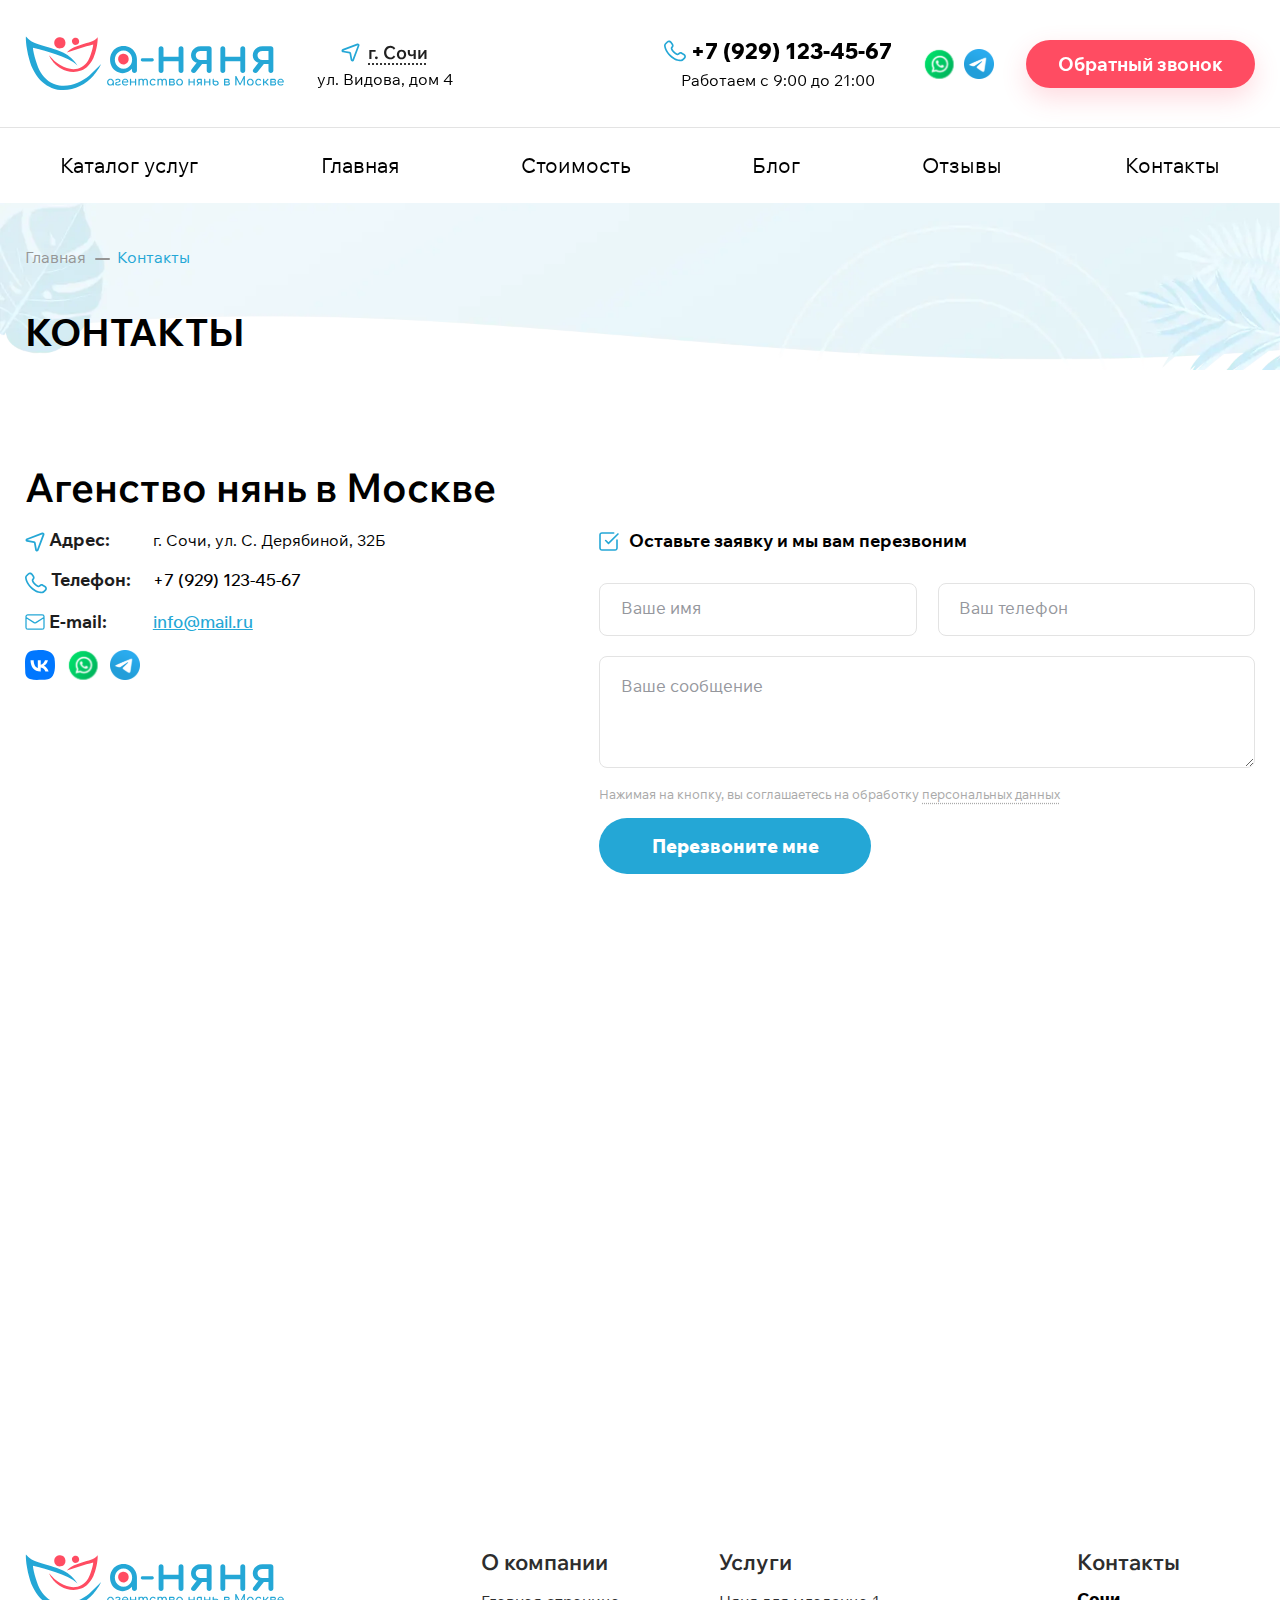
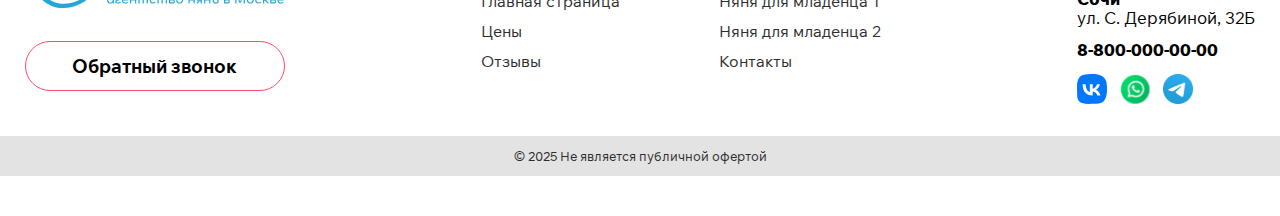
<file: contacts.html>
<!DOCTYPE html>
<html lang="ru">

<head>
  <meta charset="UTF-8">
  <meta name="viewport" content="width=device-width,initial-scale=1.0, maximum-scale=1">
  <meta http-equiv="X-UA-Compatible" content="ie=edge">
  <meta name="description" content="Агентство нянь">
  <meta name="keywords" content="Агентство нянь">
  <meta property="og:title" content="Агентство нянь">
  <meta property="og:url" content="ссылка на сайт">
  <meta property="og:image:width" content="1000">
  <meta property="og:image:height" content="500">
  <meta property="og:description" content="Агентство нянь">
  <meta property="og:image" content="путь к картинке/image.webp">
  <title>Агентство нянь</title>
  <link rel="icon" type="image/png" sizes="32x32" href="/images/favicon-32x32.png">
  <link rel="icon" type="image/png" sizes="16x16" href="/images/favicon-16x16.png">
  <link rel="apple-touch-icon" sizes="180x180" href="/images/apple-touch-icon.png">
  <link rel="icon" type="image/x-icon" href="/images/favicon.ico">
  <link rel="stylesheet" href="./styles/styles.css">
  <link rel="stylesheet" href="https://cdn.jsdelivr.net/npm/swiper@11/swiper-bundle.min.css">
</head>

<body id="body">
  <div class="wrapper">
    <header class="header lock-padding">
      <div class="header__content">
        <div class="header__inner">
          <div class="header__body _container">
            <div class="header__wrapper">
              <a class="header__logo" href="index.html" aria-label="логотип">
                <img src="images/logo.svg" alt="logo">
              </a>
              <div class="burger" id="hamb" aria-label="кнопка открытия меню">
                <span class="burger__line"></span>
                <span class="burger__line"></span>
                <span class="burger__line"></span>
              </div>
              <div class="header__box">
                <p class="header__city">
                  <img src="images/header-arrow.svg" width="19" height="19" alt="arrow">
                  <span class="header__city-name">г. Сочи</span>
                </p>
                <div class="header__box-text">
                  <address>ул. Видова, дом 4</address>
                </div>
              </div>
            </div>
            <div class="header__wrapper header__wrapper--mod">
              <div class="header__box header__box--mod">
                <a class="header__box-link" href="tel:+79291234567">
                  <img src="images/phone-icon.svg" width="22" height="22" alt="Телефон">
                  +7 (929) 123-45-67
                </a>
                <div class="header__box-text">
                  <span>Работаем с 9:00 до 21:00</span>
                </div>
              </div>
              <div class="header__messengers">
                <a href="#!" title="Написать в WhatsApp"><img src="images/Icon-wp.svg" alt="WhatsApp"></a>
                <a href="#!" title="Написать в Telegram"><img src="images/Icon-tg.svg" alt="Telegram"></a>                
              </div>
              <div class="header__callback">
                <a class="btn btn-filled" href="#!" aria-label="Заказать обратный звонок">Обратный звонок</a>
              </div>
            </div>
          </div>
        </div>
        <nav class="menu _container" id="menu">
          <ul>
            <li>
              <a class="menu__link" href="services.html">Каталог услуг</a>
              <div class="menu__dropdown">
                <ul>
                  <li>
                    <a href="#!">О нас</a>
                  </li>
                  <li>
                    <a href="#!">Парнёрам</a>
                  </li>
                  <li>
                    <a href="#!">Сертификаты</a>
                  </li>
                  <li>
                    <a href="#!">Производители</a>
                  </li>
                  <li>
                    <a href="#!">Реквизиты</a>
                  </li>
                  <li>
                    <a href="#!">Правовая информация</a>
                  </li>
                  <li>
                    <a href="#!">Работа у нас</a>
                  </li>
                </ul>
              </div>
            </li>
            <li>
              <a class="menu__link" href="index.html">Главная</a>
            </li>
            <li>
              <a class="menu__link" href="price.html">Стоимость</a>
            </li>
            <li>
              <a class="menu__link" href="blog.html">Блог</a>
            </li>
            <li>
              <a class="menu__link" href="reviews.html">Отзывы</a>
            </li>
            <li>
              <a class="menu__link" href="contacts.html">Контакты</a>
            </li>
          </ul>
        </nav>
      </div>
    </header>

    <main class="main">
      <section class="main-section section main-section--mod">
        <div class="main-section__content _container">
          <div class="breadcrumbs">
            <ul class="breadcrumbs__list" itemscope itemtype="http://schema.org/BreadcrumbList">
              <li class="breadcrumbs__item" itemprop="itemListElement" itemscope itemtype="http://schema.org/ListItem">
                <a itemprop="item" href="index.html" class="breadcrumbs__item_link">
                  <span itemprop="name">Главная</span>
                </a>
                <meta itemprop="position" content="1"/>
              </li>
              <li class="breadcrumbs__item" itemprop="itemListElement" itemscope itemtype="http://schema.org/ListItem">
                <span itemprop="name">Контакты</span>
                <meta itemprop="position" content="2"/>
              </li>
            </ul>
          </div>
          <div class="main-section__body">
            <div class="title-secondary">
              <h1>Контакты</h1>
            </div>
          </div>
        </div>
        <div class="main-section__bg">
          <picture>
            <source media="(max-width: 390px)" srcset="images/bg-mob.webp">
            <img src="images/bg.webp" alt="image">
          </picture>
        </div>
      </section>

      <section class="contacts section">
        <div class="contacts__content _container">
          <div class="subtitle">
            <h2>Агенство нянь в Москве</h2>
          </div>
           <div class="contacts__body">
            <div class="contacts__info">
              <div class="contacts__block">
                <div class="contacts__block-title">
                  <img src="images/header-arrow.svg" alt="icon arrow">
                  <span>Адрес:</span>
                </div>
                <address>г. Сочи, ул. С. Дерябиной, 32Б</address>
              </div>
              <div class="contacts__block">
                <div class="contacts__block-title">
                  <img src="images/phone-icon.svg" alt="icon phone">
                  <span>Телефон:</span>
                </div>
                <a class="contacts__block-phone" href="tel:+79291234567">+7 (929) 123-45-67</a>
              </div>
              <div class="contacts__block">
                <div class="contacts__block-title">
                  <img src="images/icon-email.svg" alt="icon email">
                  <span>E-mail:</span>
                </div>
                <a class="contacts__block-email" href="mailto:info@mail.ru">info@mail.ru</a>
              </div>
              <div class="footer__messengers">
                <a href="#!">
                  <img src="images/Icon-vk.svg" alt="icon vk">
                </a>
                <a href="#!">
                  <img src="images/Icon-wp.svg" alt="icon wp">
                </a>
                <a href="#!">
                  <img src="images/Icon-tg.svg" alt="icon tg">
                </a>
              </div>
            </div>
            <div class="contacts__form">
              <form class="form form--mod" action="#!">
                <div class="form__title">
                  <img src="images/mark.svg" alt="icon mark">
                  <h3>Оставьте заявку и мы вам перезвоним</h3>
                </div>
                <div class="form__label">
                  <input class="form__input _req" type="text" name="text" placeholder="Ваше имя">
                  <input class="form__input _req" type="text" name="number" placeholder="Ваш телефон">
                </div>
                <textarea class="form__textarea" placeholder="Ваше сообщение"></textarea>
                <div class="form__text">
                  <p>Нажимая на кнопку, вы соглашаетесь на обработку <a class="form__text-link" href="#!">персональных данных</a></p>
                </div>
                <button class="form__button btn" type="submit">Перезвоните мне</button>
              </form>
            </div>
           </div>
        </div>
      </section>

      <section class="map map--mod section">
        <div class="map__content _container">
        </div>
        <div class="map__img">
          <iframe src="https://yandex.ru/map-widget/v1/?um=constructor%3A2752cb36a4625e0865c0036ae2bd7357a93bd5a2f907d168392887c93e2105d2&amp;source=constructor" width="100%" height="540" frameborder="0"></iframe>
        </div>
      </section>
    </main>

    <footer class="footer">
      <div class="footer__content">
        <div class="footer__body _container">
          <div class="footer__block">
            <a class="footer__logo" href="index.html">
              <img src="images/logo.svg" alt="logo">
            </a>
            <a class="btn btn-outline" href="#!">Обратный звонок</a>
          </div>
          <div class="footer__wrapper">
            <div class="footer__block">
              <div class="footer__block-title">
                <h3>О компании</h3>
              </div>
              <div class="footer__block-list">
                <ul>
                  <li><a href="index.html">Главная страница</a></li>
                  <li> <a href="price.html">Цены</a></li>
                  <li> <a href="reviews.html">Отзывы</a></li>
                </ul>
              </div>
            </div>
            <div class="footer__block">
              <div class="footer__block-title">
                <h3>Услуги</h3>
              </div>
              <div class="footer__block-list">
                <ul>
                  <li> <a href="services.html">Няня для младенца 1</a></li>
                  <li> <a href="services.html">Няня для младенца 2</a></li>
                  <li> <a href="contacts.html">Контакты</a></li>
                </ul>
              </div>
            </div>
          </div>
          <div class="footer__block">
            <div class="footer__block-title">
              <h3>Контакты</h3>
            </div>
            <div class="footer__contacts">
              <div class="footer__contacts-address">
                <span>Сочи</span>
                <address>ул. С. Дерябиной, 32Б</address>
              </div>
              <a href="tel:+78000000000" class="footer__contacts-tel">8-800-000-00-00</a>
              <div class="footer__messengers">
                <a href="#!">
                  <img src="images/Icon-vk.svg" alt="icon vk">
                </a>
                <a href="#!">
                  <img src="images/Icon-wp.svg" alt="icon wp">
                </a>
                <a href="#!">
                  <img src="images/Icon-tg.svg" alt="icon tg">
                </a>
              </div>
            </div>
          </div>
        </div>
        <div class="footer__bottom">
          <p>© 2025 Не является публичной офертой</p>
        </div>
      </div>
    </footer>
  </div>
  <script defer src="https://cdn.jsdelivr.net/npm/swiper@11/swiper-bundle.min.js"></script>
  <script defer src="js/main.js"></script>  
</body>

</html>
</file>
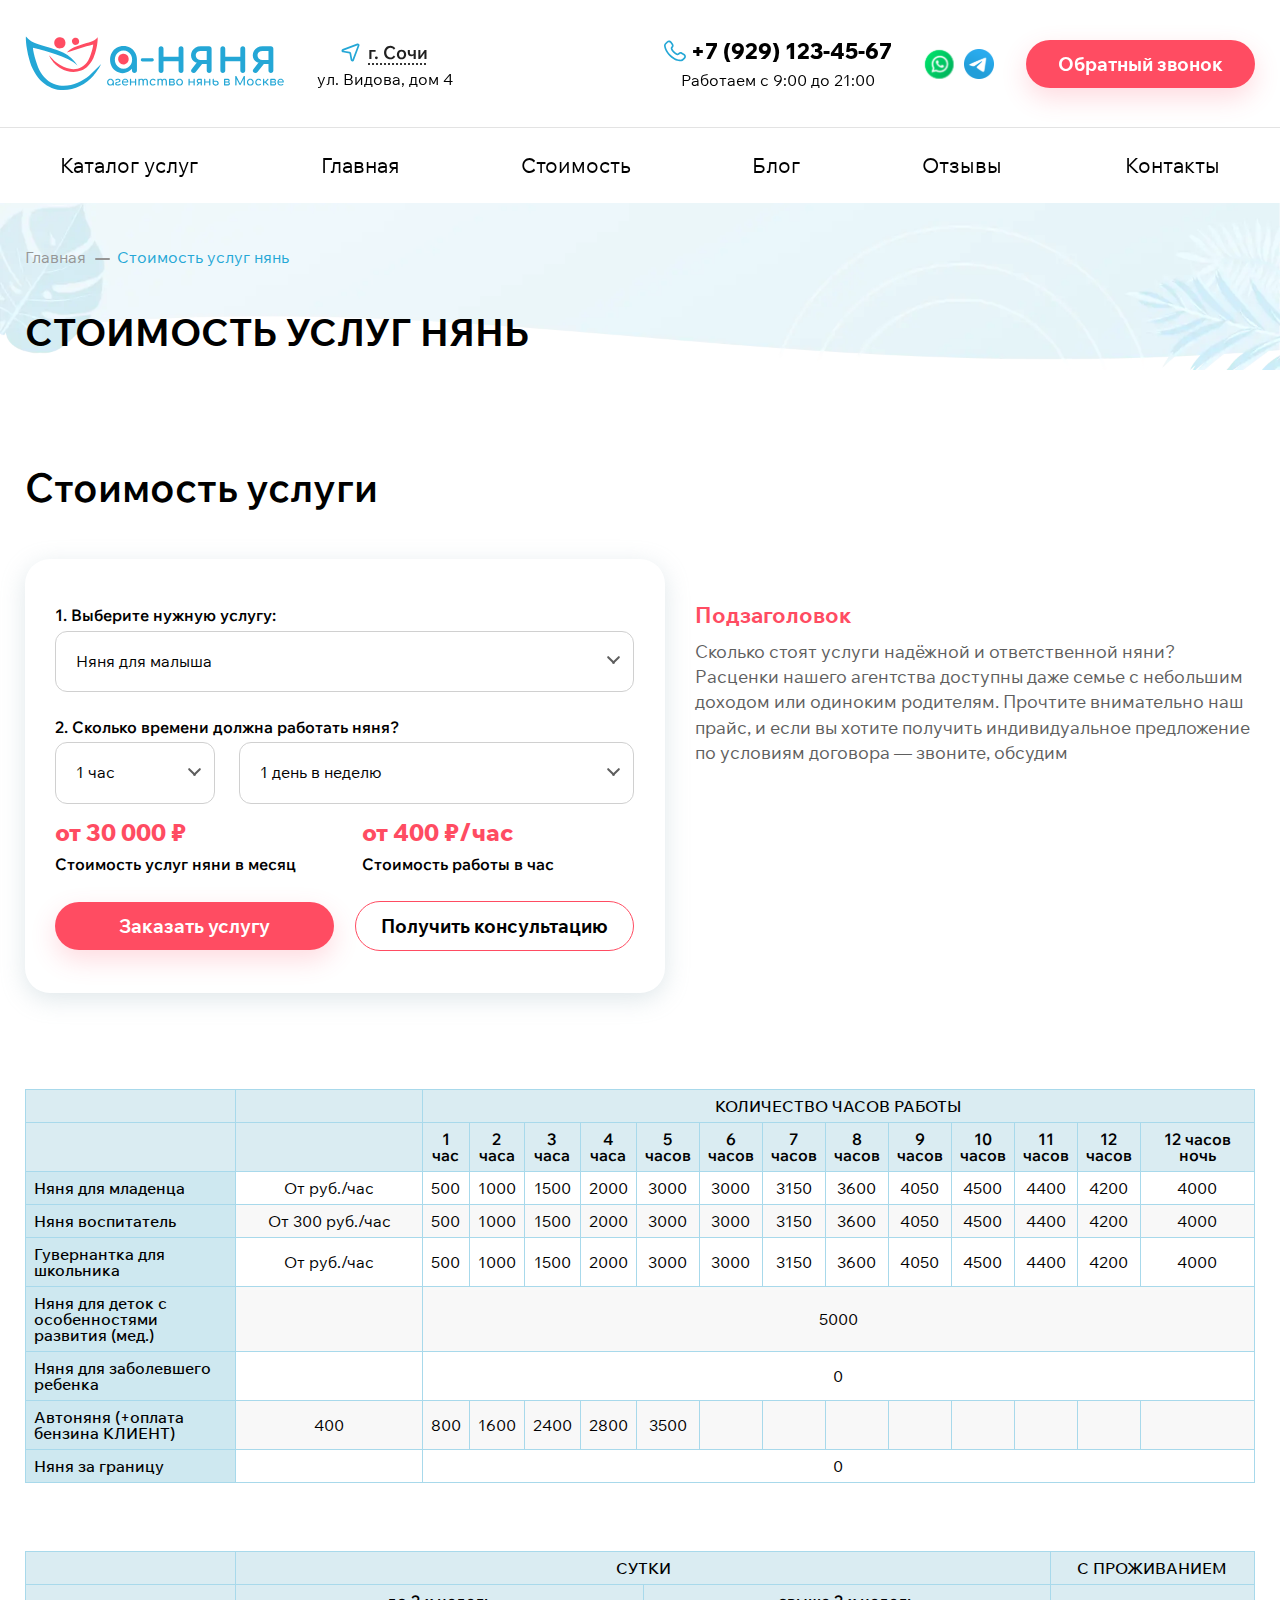
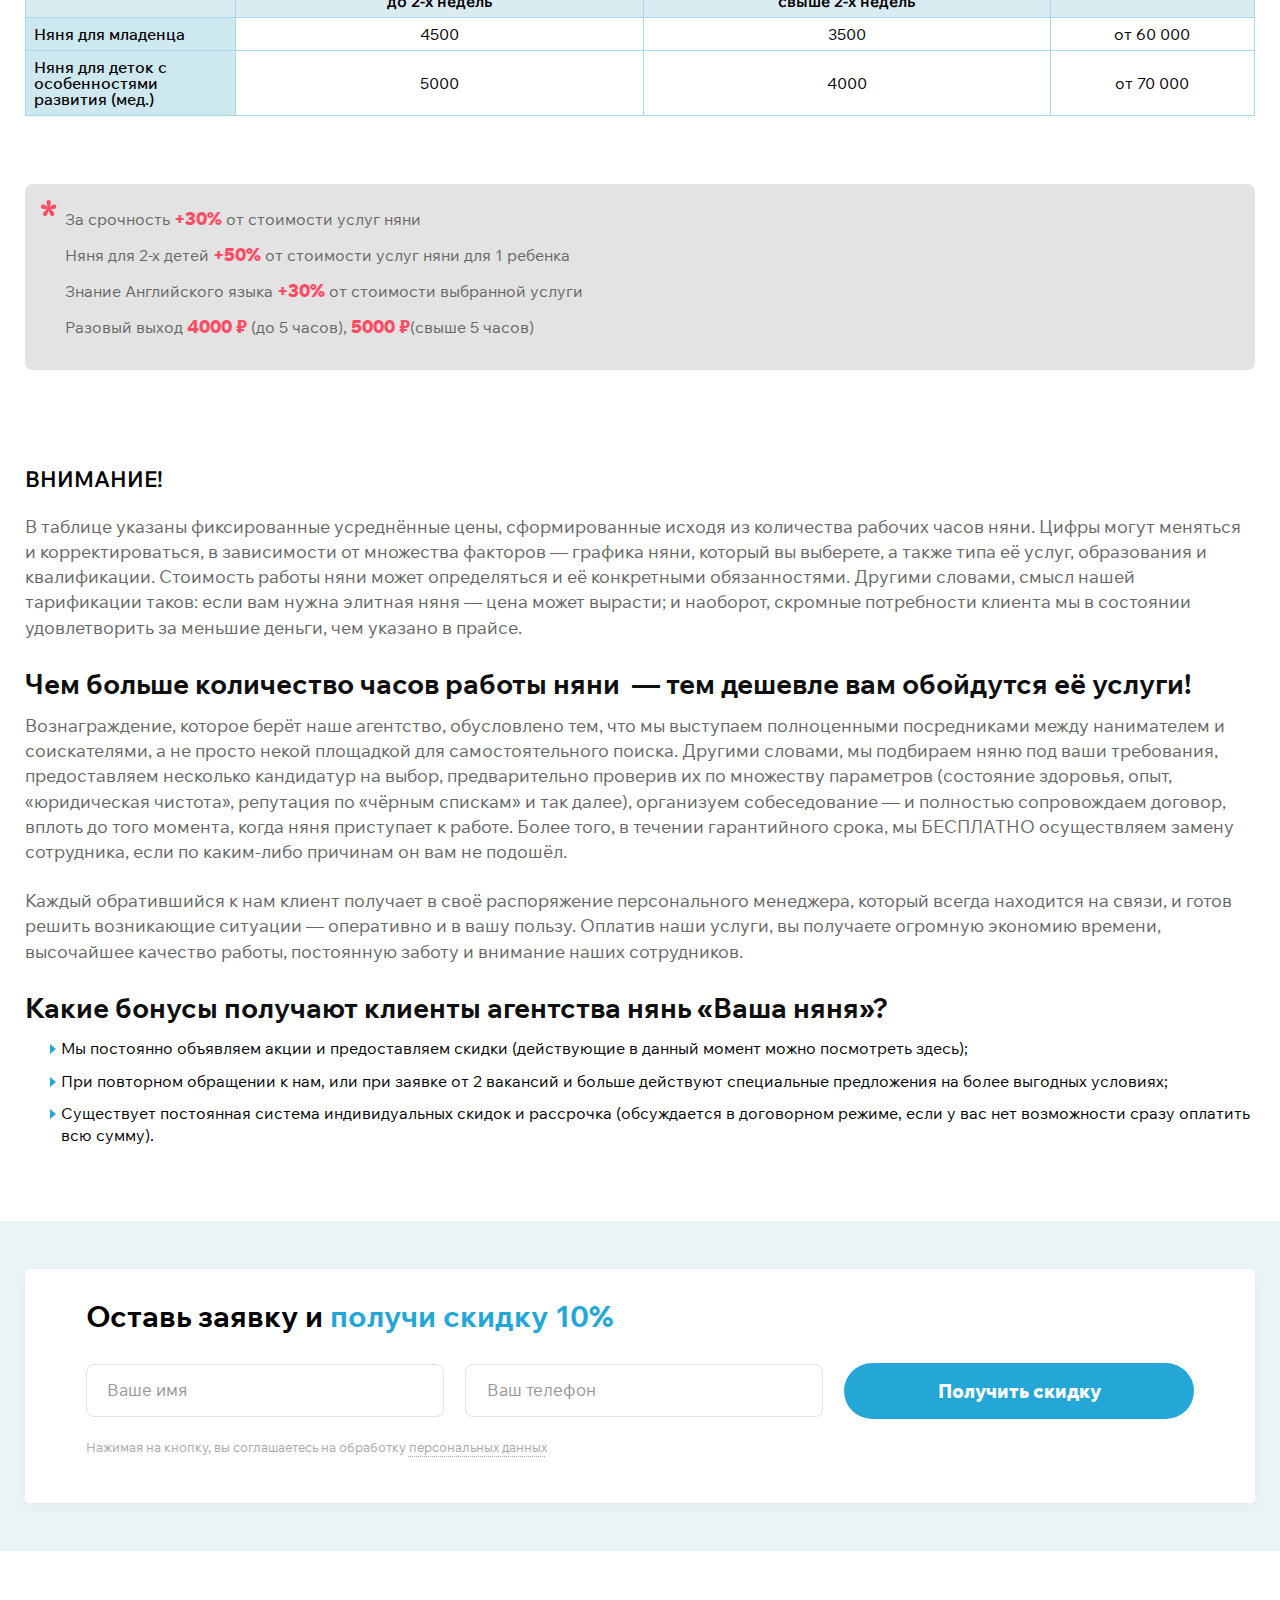
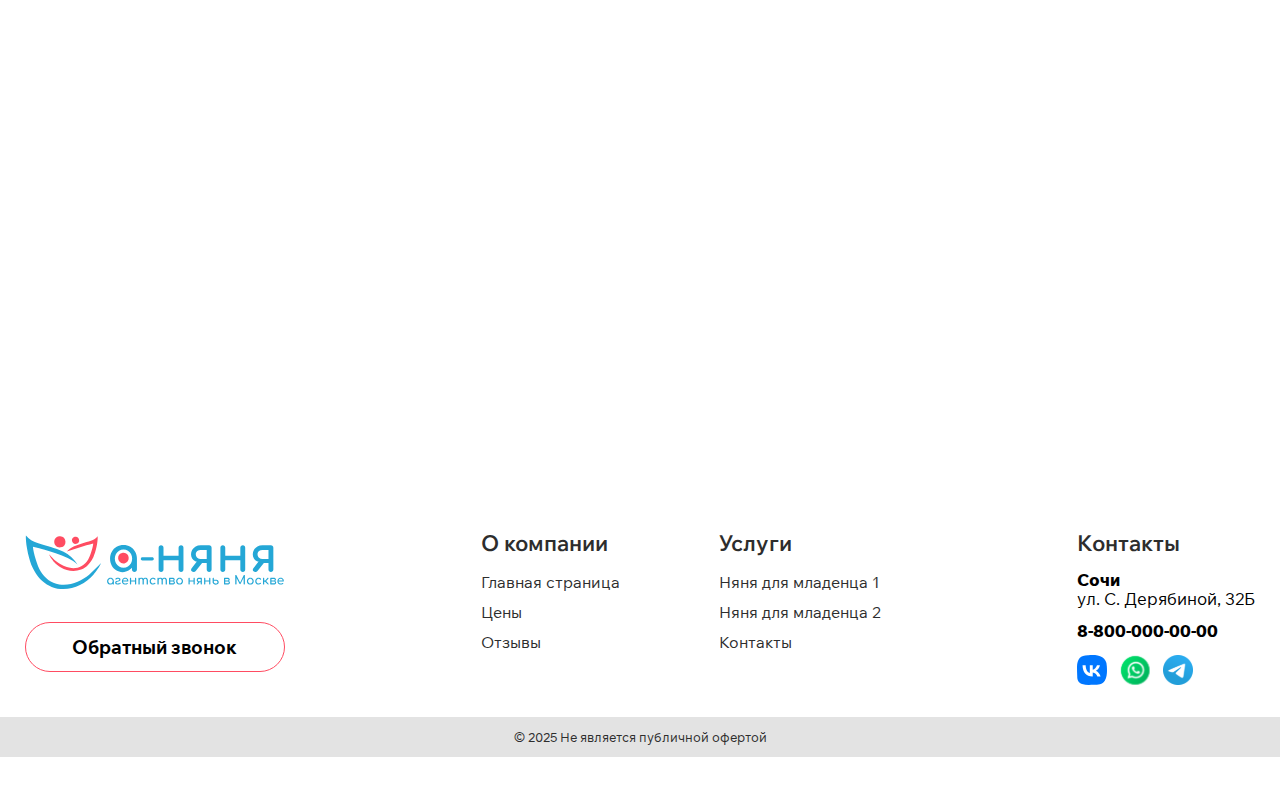
<file: price.html>
<!DOCTYPE html>
<html lang="ru">

<head>
  <meta charset="UTF-8">
  <meta name="viewport" content="width=device-width,initial-scale=1.0, maximum-scale=1">
  <meta http-equiv="X-UA-Compatible" content="ie=edge">
  <meta name="description" content="Агентство нянь">
  <meta name="keywords" content="Агентство нянь">
  <meta property="og:title" content="Агентство нянь">
  <meta property="og:url" content="ссылка на сайт">
  <meta property="og:image:width" content="1000">
  <meta property="og:image:height" content="500">
  <meta property="og:description" content="Агентство нянь">
  <meta property="og:image" content="путь к картинке/image.webp">
  <title>Агентство нянь</title>
  <link rel="icon" type="image/png" sizes="32x32" href="/images/favicon-32x32.png">
  <link rel="icon" type="image/png" sizes="16x16" href="/images/favicon-16x16.png">
  <link rel="apple-touch-icon" sizes="180x180" href="/images/apple-touch-icon.png">
  <link rel="icon" type="image/x-icon" href="/images/favicon.ico">
  <link rel="stylesheet" href="./styles/styles.css">
  <link rel="stylesheet" href="https://cdn.jsdelivr.net/npm/swiper@11/swiper-bundle.min.css">
</head>

<body id="body">
  <div class="wrapper">
    <header class="header lock-padding">
      <div class="header__content">
        <div class="header__inner">
          <div class="header__body _container">
            <div class="header__wrapper">
              <a class="header__logo" href="index.html" aria-label="логотип">
                <img src="images/logo.svg" alt="logo">
              </a>
              <div class="burger" id="hamb" aria-label="кнопка открытия меню">
                <span class="burger__line"></span>
                <span class="burger__line"></span>
                <span class="burger__line"></span>
              </div>
              <div class="header__box">
                <p class="header__city">
                  <img src="images/header-arrow.svg" width="19" height="19" alt="arrow">
                  <span class="header__city-name">г. Сочи</span>
                </p>
                <div class="header__box-text">
                  <address>ул. Видова, дом 4</address>
                </div>
              </div>
            </div>
            <div class="header__wrapper header__wrapper--mod">
              <div class="header__box header__box--mod">
                <a class="header__box-link" href="tel:+79291234567">
                  <img src="images/phone-icon.svg" width="22" height="22" alt="Телефон">
                  +7 (929) 123-45-67
                </a>
                <div class="header__box-text">
                  <span>Работаем с 9:00 до 21:00</span>
                </div>
              </div>
              <div class="header__messengers">
                <a href="#!" title="Написать в WhatsApp"><img src="images/Icon-wp.svg" alt="WhatsApp"></a>
                <a href="#!" title="Написать в Telegram"><img src="images/Icon-tg.svg" alt="Telegram"></a>                
              </div>
              <div class="header__callback">
                <a class="btn btn-filled" href="#!" aria-label="Заказать обратный звонок">Обратный звонок</a>
              </div>
            </div>
          </div>
        </div>
        <nav class="menu _container" id="menu">
          <ul>
            <li>
              <a class="menu__link" href="services.html">Каталог услуг</a>
              <div class="menu__dropdown">
                <ul>
                  <li>
                    <a href="#!">О нас</a>
                  </li>
                  <li>
                    <a href="#!">Парнёрам</a>
                  </li>
                  <li>
                    <a href="#!">Сертификаты</a>
                  </li>
                  <li>
                    <a href="#!">Производители</a>
                  </li>
                  <li>
                    <a href="#!">Реквизиты</a>
                  </li>
                  <li>
                    <a href="#!">Правовая информация</a>
                  </li>
                  <li>
                    <a href="#!">Работа у нас</a>
                  </li>
                </ul>
              </div>
            </li>
            <li>
              <a class="menu__link" href="index.html">Главная</a>
            </li>
            <li>
              <a class="menu__link" href="price.html">Стоимость</a>
            </li>
            <li>
              <a class="menu__link" href="blog.html">Блог</a>
            </li>
            <li>
              <a class="menu__link" href="reviews.html">Отзывы</a>
            </li>
            <li>
              <a class="menu__link" href="contacts.html">Контакты</a>
            </li>
          </ul>
        </nav>
      </div>
    </header>

    <main class="main">
      <section class="main-section section main-section--mod">
        <div class="main-section__content _container">
          <div class="breadcrumbs">
            <ul class="breadcrumbs__list" itemscope itemtype="http://schema.org/BreadcrumbList">
              <li class="breadcrumbs__item" itemprop="itemListElement" itemscope itemtype="http://schema.org/ListItem">
                <a itemprop="item" href="index.html" class="breadcrumbs__item_link">
                  <span itemprop="name">Главная</span>
                </a>
                <meta itemprop="position" content="1"/>
              </li>
              <li class="breadcrumbs__item" itemprop="itemListElement" itemscope itemtype="http://schema.org/ListItem">
                <span itemprop="name">Стоимость услуг нянь</span>
                <meta itemprop="position" content="2"/>
              </li>
            </ul>
          </div>
          <div class="main-section__body">
            <div class="title-secondary">
              <h1>Стоимость услуг нянь</h1>
            </div>
          </div>
        </div>
        <div class="main-section__bg">
          <picture>
            <source media="(max-width: 390px)" srcset="images/bg-mob.webp">
            <img src="images/bg.webp" alt="image">
          </picture>
        </div>
      </section>

      <section class="calculator section">
        <div class="calculator__content calculator__content--mod _container">
          <div class="subtitle">
            <h2>Стоимость услуги</h2>
          </div>
          <div class="calculator__body">
            <div class="calculator__info">
              <div class="calculator__item">
                <div class="calculator__item_title">
                  <h3>1. Выберите нужную услугу:</h3>
                </div>
                <div class="dropdown">
                  <button class="dropdown__button">Няня для малыша</button>
                  <ul class="dropdown__list">
                    <li class="dropdown__list-item" data-value="1">Няня для малыша</li>
                    <li class="dropdown__list-item" data-value="2">Няня для малыша</li>
                    <li class="dropdown__list-item" data-value="3">Няня для малыша</li>
                    <li class="dropdown__list-item" data-value="4">Няня для малыша</li>
                  </ul>
                  <input type="text" name="select-category" value="" class="dropdown__input-hidden">
                </div>
              </div>
              <div class="calculator__item">
                <div class="calculator__item_title">
                  <h3>2. Сколько времени должна работать няня?</h3>
                </div>
                <div class="calculator__item_inner">
                  <div class="dropdown">
                    <button class="dropdown__button">1 час</button>
                    <ul class="dropdown__list">
                      <li class="dropdown__list-item" data-value="1">1 часа</li>
                      <li class="dropdown__list-item" data-value="2">2 часа</li>
                      <li class="dropdown__list-item" data-value="3">3 часа</li>
                      <li class="dropdown__list-item" data-value="4">4 часа</li>
                    </ul>
                    <input type="text" name="select-category" value="" class="dropdown__input-hidden">
                  </div>
                  <div class="dropdown">
                    <button class="dropdown__button">1 день в неделю</button>
                    <ul class="dropdown__list">
                      <li class="dropdown__list-item" data-value="1">1 день в неделю</li>
                      <li class="dropdown__list-item" data-value="2">2 дня в неделю</li>
                      <li class="dropdown__list-item" data-value="3">3 дня в неделю</li>
                      <li class="dropdown__list-item" data-value="4">4 дня в неделю</li>
                    </ul>
                    <input type="text" name="select-category" value="" class="dropdown__input-hidden">
                  </div>
                </div>
              </div>
              <div class="calculator__items">
                <div class="calculator__item">
                  <div class="calculator__item_cost">
                    <span>от 30 000 ₽ </span>
                  </div>
                  <div class="calculator__item_title">
                    <h3>Стоимость услуг няни в месяц</h3>
                  </div>
                </div>
                <div class="calculator__item">
                  <div class="calculator__item_cost">
                    <span>от 400 ₽/час</span>
                  </div>
                  <div class="calculator__item_title">
                    <h3>Стоимость работы в час</h3>
                  </div>
                </div>
              </div>
              <div class="calculator__buttons">
                <a href="#!" class="btn btn-filled">Заказать услугу</a>
                <a href="#!" class="btn btn-outline">Получить консультацию</a>
              </div>
            </div>
            <div class="calculator__block">
             <div class="sec-texts__subtitle">
               <h3>Подзаголовок</h3>
             </div>
             <div class="text">
               <p>
                 Сколько стоят услуги надёжной и ответственной няни? Расценки нашего агентства доступны даже 
                 семье с небольшим доходом или одиноким родителям. Прочтите внимательно наш прайс, и  
                 если вы хотите получить индивидуальное предложение по условиям договора — звоните, обсудим
               </p>
             </div>
            </div>
          </div>
        </div>
      </section>

      <section class="tables section">
        <div class="tables__content _container">
          <div class="table table-one">
            <table>
                <thead>
                    <tr>
                        <td class="table-color"></td>
                        <td class="table-color"></td>
                        <td colspan="13" class="full-width table-color">КОЛИЧЕСТВО ЧАСОВ РАБОТЫ</td>
                    </tr>
                    <tr>
                        <th></th>
                        <th></th>
                        <th>1 час</th>
                        <th>2 часа</th>
                        <th>3 часа</th>
                        <th>4 часа</th>
                        <th>5 часов</th>
                        <th>6 часов</th>
                        <th>7 часов</th>
                        <th>8 часов</th>
                        <th>9 часов</th>
                        <th>10 часов</th>
                        <th>11 часов</th>
                        <th>12 часов</th>
                        <th class="table--mod">12 часов ночь</th>
                    </tr>
                </thead>
                <tbody>
                    <tr>
                        <td>Няня для младенца</td>
                        <td>От руб./час</td>
                        <td>500</td>
                        <td>1000</td>
                        <td>1500</td>
                        <td>2000</td>
                        <td>3000</td>
                        <td>3000</td>
                        <td>3150</td>
                        <td>3600</td>
                        <td>4050</td>
                        <td>4500</td>
                        <td>4400</td>
                        <td>4200</td>
                        <td>4000</td>
                    </tr>
                    <tr class="table-bg">
                      <td>Няня воспитатель</td>
                      <td>От 300 руб./час</td>
                      <td>500</td>
                      <td>1000</td>
                      <td>1500</td>
                      <td>2000</td>
                      <td>3000</td>
                      <td>3000</td>
                      <td>3150</td>
                      <td>3600</td>
                      <td>4050</td>
                      <td>4500</td>
                      <td>4400</td>
                      <td>4200</td>
                      <td>4000</td>
                    </tr>
                    <tr>
                      <td>Гувернантка для школьника</td>
                      <td>От руб./час</td>
                      <td>500</td>
                      <td>1000</td>
                      <td>1500</td>
                      <td>2000</td>
                      <td>3000</td>
                      <td>3000</td>
                      <td>3150</td>
                      <td>3600</td>
                      <td>4050</td>
                      <td>4500</td>
                      <td>4400</td>
                      <td>4200</td>
                      <td>4000</td>
                    </tr>
                    <tr class="table-bg">
                        <td>Няня для деток с особенностями развития (мед.)</td>
                        <td></td>
                        <td colspan="13">5000</td>
                    </tr>
                    <tr>
                        <td>Няня для заболевшего ребенка</td>
                        <td></td>
                        <td colspan="13">0</td>
                    </tr>
                    <tr class="table-bg">
                        <td>Автоняня (+оплата бензина КЛИЕНТ)</td>
                        <td>400</td>
                        <td>800</td>
                        <td>1600</td>
                        <td>2400</td>
                        <td>2800</td>
                        <td>3500</td>
                        <td></td>
                        <td></td>
                        <td></td>
                        <td></td>
                        <td></td>
                        <td></td>
                        <td></td>
                        <td></td>
                    </tr>
                    <tr>
                        <td>Няня за границу</td>
                        <td></td>
                        <td colspan="13">0</td>
                    </tr>
                </tbody>
            </table>
          </div>
          <div class="table table-two">
            <table>
                <thead>
                    <tr>
                        <td class="table-color"></td>
                        <td colspan="2" class="full-width table-color">СУТКИ</td>
                        <td class="table-color">С ПРОЖИВАНИЕМ</td>
                    </tr>
                    <tr>
                        <th></th>
                        <th>до 2-х недель</th>
                        <th>свыше 2-х недель</th>
                        <th></th>
                    </tr>
                </thead>
                <tbody class="td--mod">
                    <tr>
                      <td>Няня для младенца</td>
                      <td>4500</td>
                      <td>3500</td>
                      <td>от 60 000</td>
                    </tr>
                    <tr>
                      <td>Няня для деток с особенностями развития (мед.)</td>
                      <td>5000</td>
                      <td>4000</td>
                      <td>от 70 000</td>
                    </tr>
                </tbody>
            </table>
          </div>
          <div class="tables__info">
            <div class="tables__info-text">
              <p>За срочность <span>+30%</span> от стоимости услуг няни</p>
            </div>
            <div class="tables__info-text">
              <p>Няня для 2-х детей <span>+50%</span> от стоимости услуг няни для 1 ребенка</p>
            </div>
            <div class="tables__info-text">
              <p>Знание Английского языка <span>+30%</span> от стоимости выбранной услуги</p>
            </div>
            <div class="tables__info-text">
              <p>Разовый выход <span>4000 ₽</span> (до 5 часов), <span>5000 ₽</span>(свыше 5 часов)</p>
            </div>
            <div class="tables__info-star">
              <img src="images/star.svg" alt="icon star">
            </div>
          </div>
        </div>
      </section>

      <section class="sec-texts section">
        <div class="sec-texts__content sec-texts__content--mod _container">
          <div class="sec-texts__top">
            <h2>ВНИМАНИЕ!</h2>
            <p>
              В таблице указаны фиксированные усреднённые цены, сформированные исходя из количества рабочих 
              часов няни. Цифры могут меняться и корректироваться, в зависимости от множества факторов — графика 
              няни, который вы выберете, а также типа её услуг, образования и квалификации. Стоимость работы няни 
              может определяться и её конкретными обязанностями. Другими словами, смысл нашей тарификации таков: 
              если вам нужна элитная няня — цена может вырасти; и наоборот, скромные потребности клиента мы в 
              состоянии удовлетворить за меньшие деньги, чем указано в прайсе.
            </p>
            <h3>Чем больше количество часов работы няни  — тем дешевле вам обойдутся её услуги!</h3>
            <p>
              Вознаграждение, которое берёт наше агентство, обусловлено тем, что мы выступаем полноценными посредниками 
              между нанимателем и соискателями, а не просто некой площадкой для самостоятельного поиска. Другими словами,
              мы подбираем няню под ваши требования, предоставляем несколько кандидатур на выбор, предварительно проверив
              их по множеству параметров (состояние здоровья, опыт, «юридическая чистота», репутация по «чёрным спискам» 
              и так далее), организуем собеседование — и полностью сопровождаем договор, вплоть до того момента, 
              когда няня приступает к работе. Более того, в течении гарантийного срока, мы БЕСПЛАТНО осуществляем 
              замену сотрудника, если по каким-либо причинам он вам не подошёл.
            </p>
            <p>
              Каждый обратившийся к нам клиент получает в своё распоряжение персонального менеджера, который всегда 
              находится на связи, и готов решить возникающие ситуации — оперативно и в вашу пользу. Оплатив наши 
              услуги, вы получаете огромную экономию времени, высочайшее качество работы, постоянную заботу и 
              внимание наших сотрудников.
            </p>
          </div>
          <h3>Какие бонусы получают клиенты агентства нянь «Ваша няня»?</h3>
          <ul>
            <li>Мы постоянно объявляем акции и предоставляем скидки (действующие в данный момент можно посмотреть здесь);</li>
            <li>При повторном обращении к нам,  или при заявке от 2 вакансий и больше действуют специальные предложения на более выгодных условиях;</li>
            <li>Существует постоянная  система индивидуальных скидок и рассрочка (обсуждается в договорном режиме, если у вас нет 
              возможности сразу оплатить всю сумму).</li>
          </ul>
        </div>
      </section>

      <section class="price section">
         <div class="price__content _container">
            <div class="price__form">
              <form class="form" action="#!">
                <div class="form__title">
                  <h3>Оставь заявку и <span>получи скидку 10%</span></h3>
                </div>
                <div class="form__label">
                  <input class="form__input _req _name" id="formName" type="text" name="text" placeholder="Ваше имя">
                  <input class="form__input _req _number" id="formNumber" type="text" name="number" placeholder="Ваш телефон">
                  <button class="form__button btn" type="submit">Получить скидку</button>
                </div>
                <div class="form__text">
                  <p>Нажимая на кнопку, вы соглашаетесь на обработку <a class="form__text-link" href="#!">персональных данных</a></p>
                </div>
              </form>
            </div>
         </div>
      </section>

      <section class="map map--mod section">
        <div class="map__content _container">
        </div>
        <div class="map__img">
          <iframe src="https://yandex.ru/map-widget/v1/?um=constructor%3A2752cb36a4625e0865c0036ae2bd7357a93bd5a2f907d168392887c93e2105d2&amp;source=constructor" width="100%" height="540" frameborder="0"></iframe>
        </div>
      </section>
    </main>

    <footer class="footer">
      <div class="footer__content">
        <div class="footer__body _container">
          <div class="footer__block">
            <a class="footer__logo" href="index.html">
              <img src="images/logo.svg" alt="logo">
            </a>
            <a class="btn btn-outline" href="#!">Обратный звонок</a>
          </div>
          <div class="footer__wrapper">
            <div class="footer__block">
              <div class="footer__block-title">
                <h3>О компании</h3>
              </div>
              <div class="footer__block-list">
                <ul>
                  <li><a href="index.html">Главная страница</a></li>
                  <li> <a href="price.html">Цены</a></li>
                  <li> <a href="reviews.html">Отзывы</a></li>
                </ul>
              </div>
            </div>
            <div class="footer__block">
              <div class="footer__block-title">
                <h3>Услуги</h3>
              </div>
              <div class="footer__block-list">
                <ul>
                  <li> <a href="services.html">Няня для младенца 1</a></li>
                  <li> <a href="services.html">Няня для младенца 2</a></li>
                  <li> <a href="contacts.html">Контакты</a></li>
                </ul>
              </div>
            </div>
          </div>
          <div class="footer__block">
            <div class="footer__block-title">
              <h3>Контакты</h3>
            </div>
            <div class="footer__contacts">
              <div class="footer__contacts-address">
                <span>Сочи</span>
                <address>ул. С. Дерябиной, 32Б</address>
              </div>
              <a href="tel:+78000000000" class="footer__contacts-tel">8-800-000-00-00</a>
              <div class="footer__messengers">
                <a href="#!">
                  <img src="images/Icon-vk.svg" alt="icon vk">
                </a>
                <a href="#!">
                  <img src="images/Icon-wp.svg" alt="icon wp">
                </a>
                <a href="#!">
                  <img src="images/Icon-tg.svg" alt="icon tg">
                </a>
              </div>
            </div>
          </div>
        </div>
        <div class="footer__bottom">
          <p>© 2025 Не является публичной офертой</p>
        </div>
      </div>
    </footer>
  </div>
  <script defer src="https://cdn.jsdelivr.net/npm/swiper@11/swiper-bundle.min.js"></script>
  <script defer src="js/main.js"></script>  
</body>

</html>
</file>
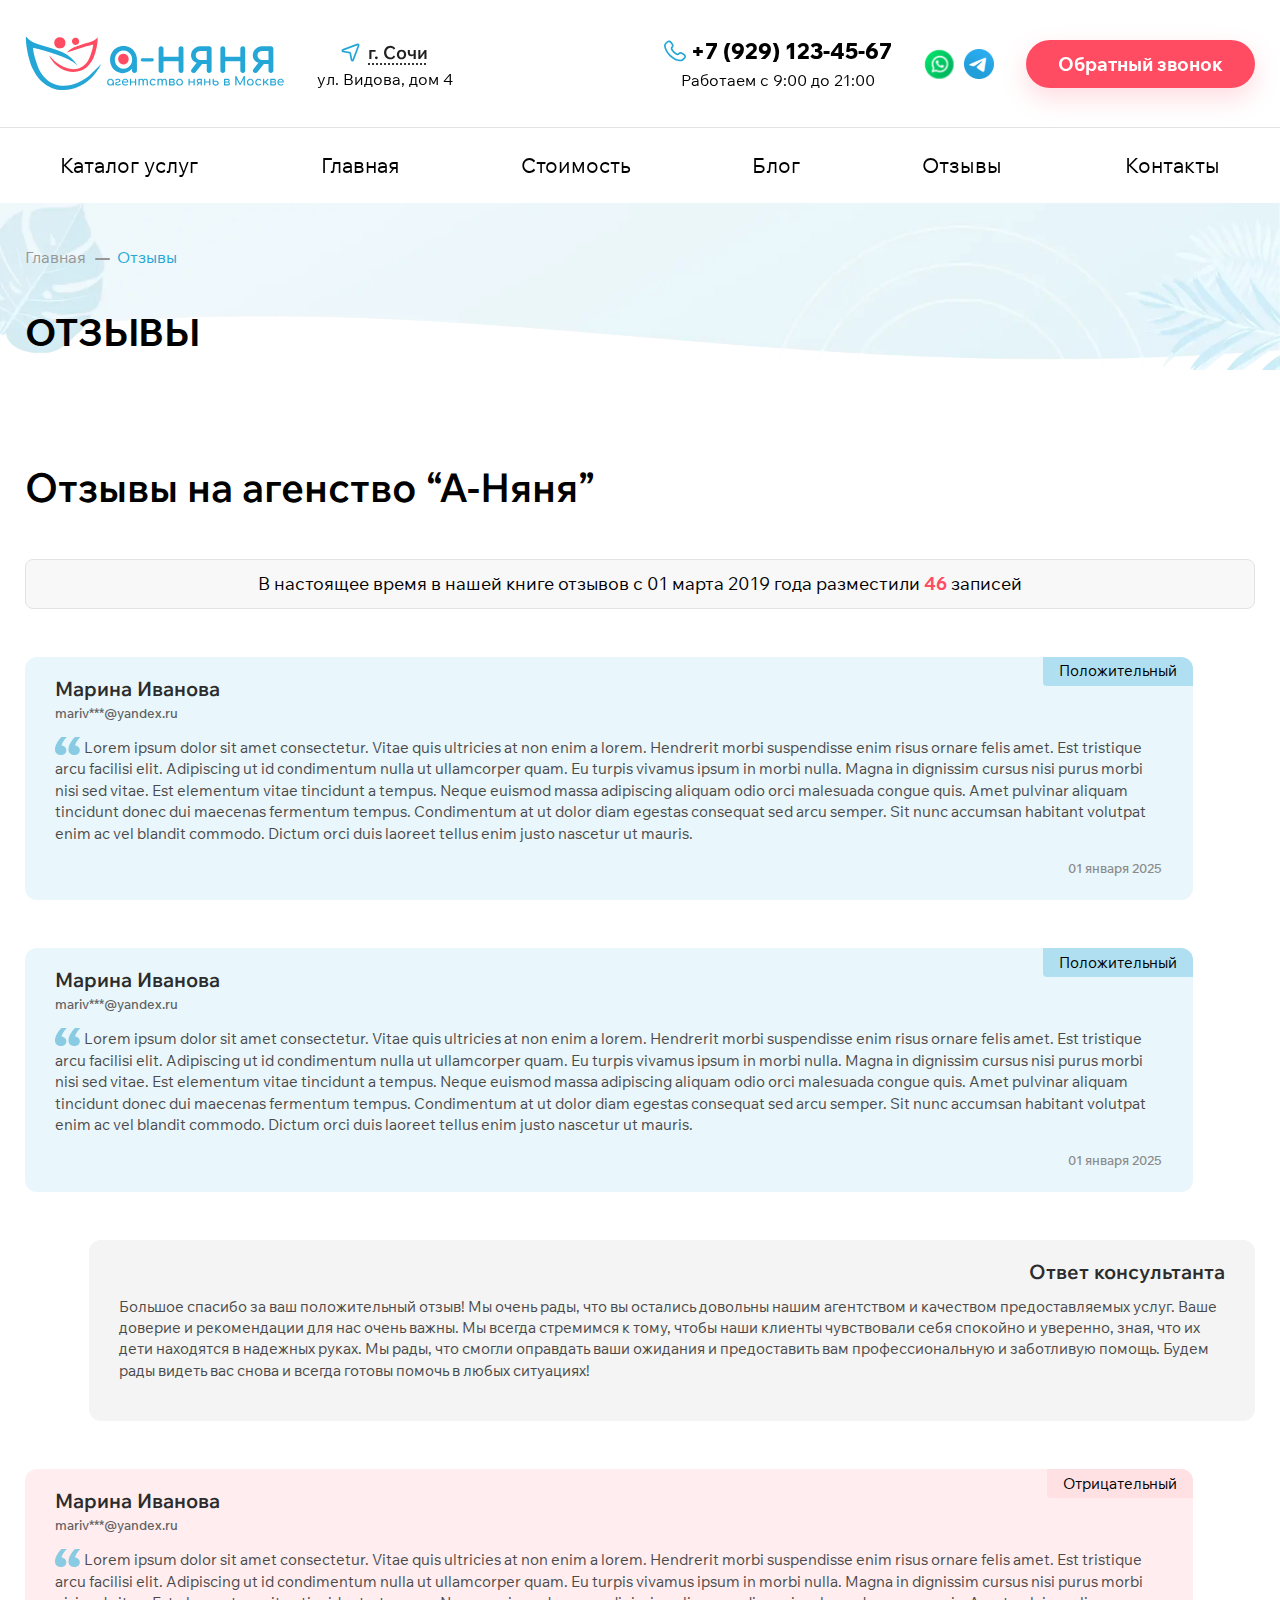
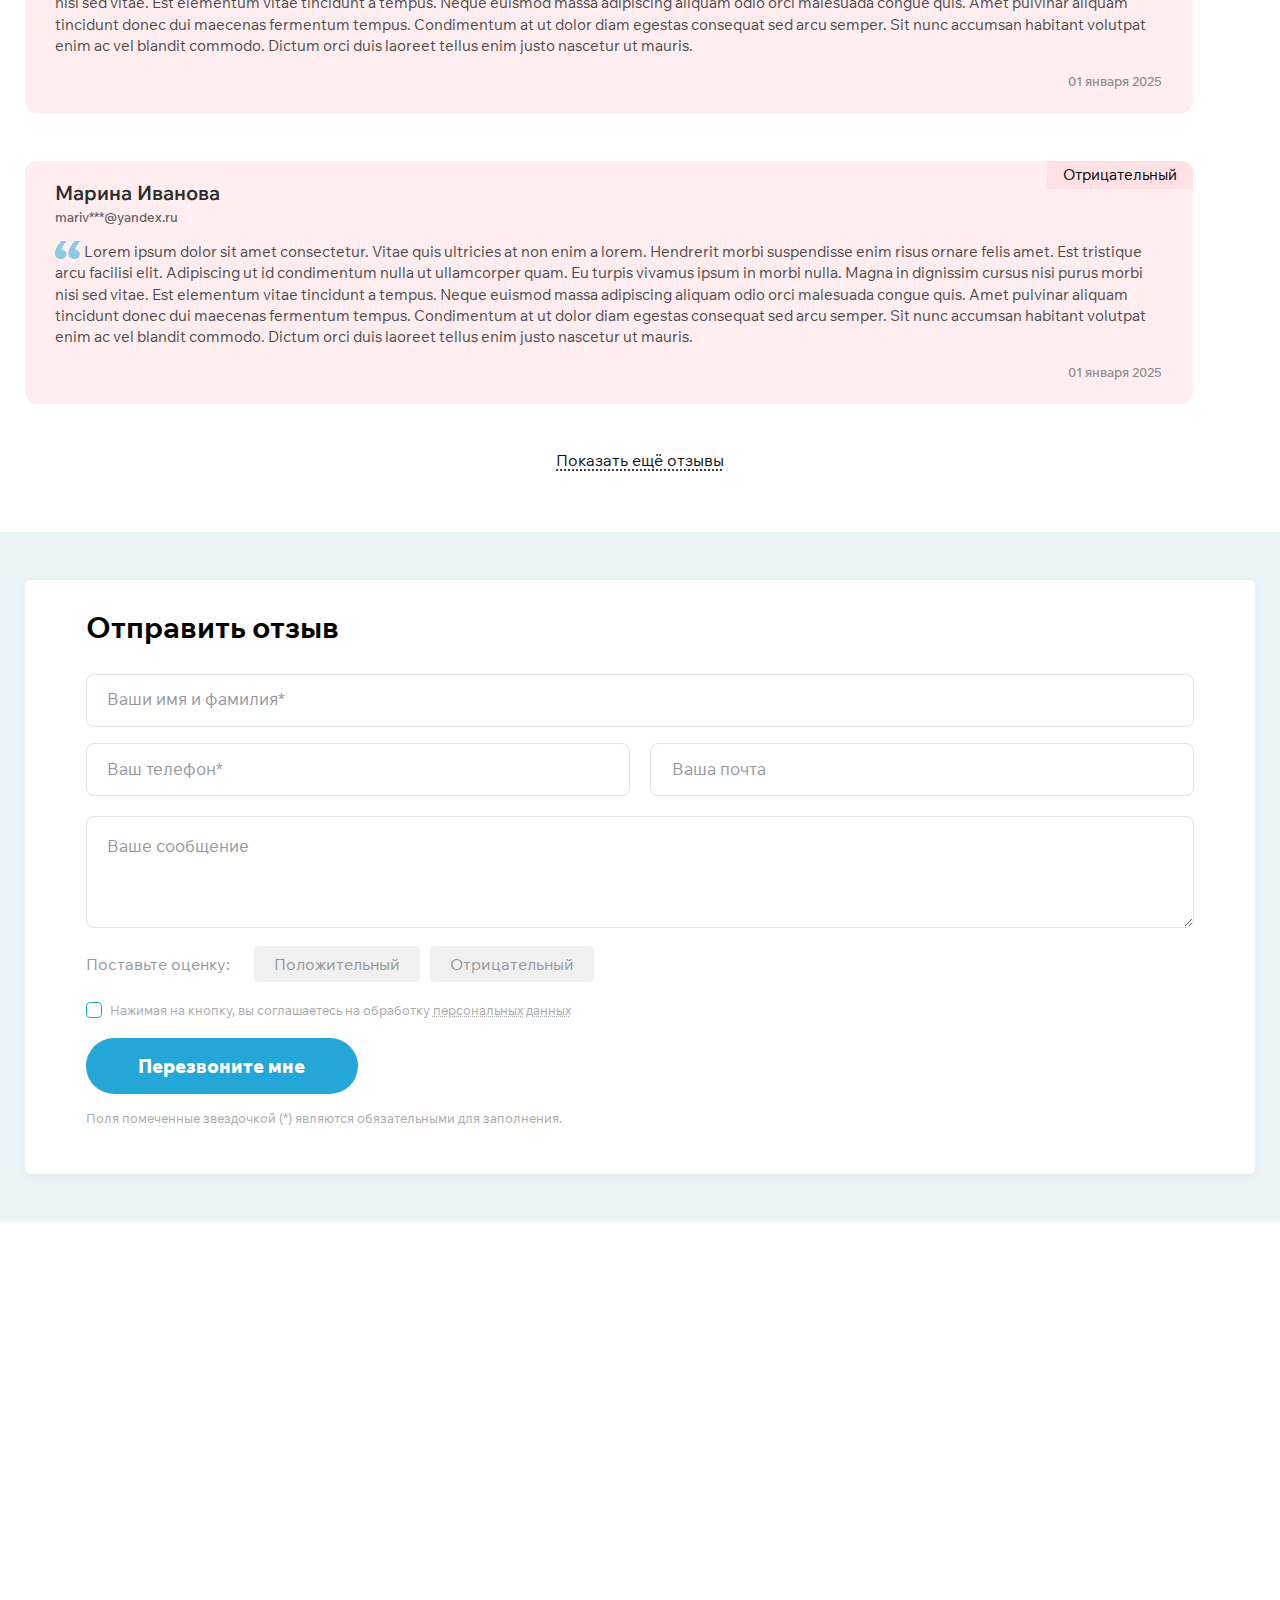
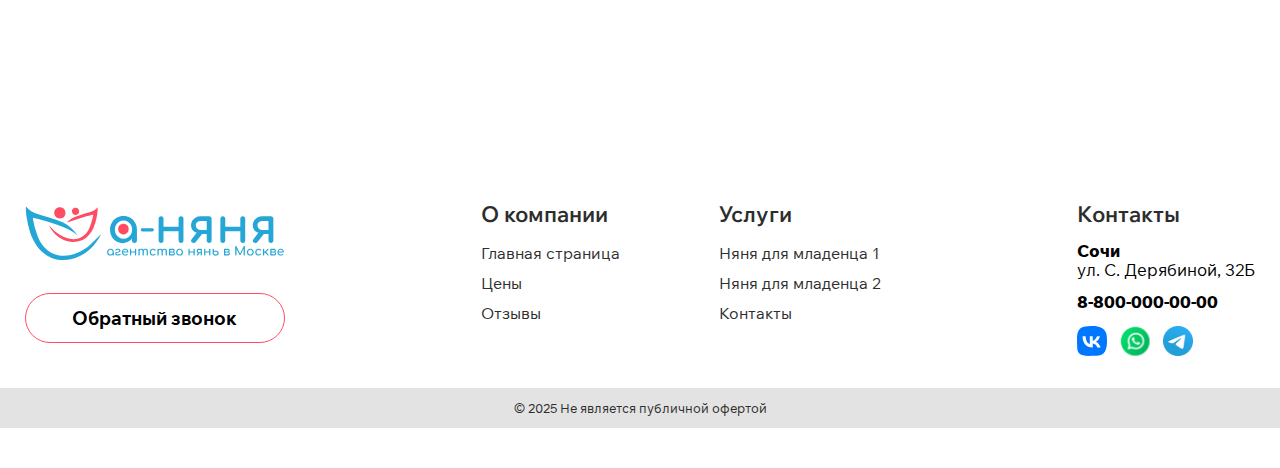
<file: reviews.html>
<!DOCTYPE html>
<html lang="ru">

<head>
  <meta charset="UTF-8">
  <meta name="viewport" content="width=device-width,initial-scale=1.0, maximum-scale=1">
  <meta http-equiv="X-UA-Compatible" content="ie=edge">
  <meta name="description" content="Агентство нянь">
  <meta name="keywords" content="Агентство нянь">
  <meta property="og:title" content="Агентство нянь">
  <meta property="og:url" content="ссылка на сайт">
  <meta property="og:image:width" content="1000">
  <meta property="og:image:height" content="500">
  <meta property="og:description" content="Агентство нянь">
  <meta property="og:image" content="путь к картинке/image.webp">
  <title>Агентство нянь</title>
  <link rel="icon" type="image/png" sizes="32x32" href="/images/favicon-32x32.png">
  <link rel="icon" type="image/png" sizes="16x16" href="/images/favicon-16x16.png">
  <link rel="apple-touch-icon" sizes="180x180" href="/images/apple-touch-icon.png">
  <link rel="icon" type="image/x-icon" href="/images/favicon.ico">
  <link rel="stylesheet" href="./styles/styles.css">
  <link rel="stylesheet" href="https://cdn.jsdelivr.net/npm/swiper@11/swiper-bundle.min.css">
</head>

<body id="body">
  <div class="wrapper">
    <header class="header lock-padding">
      <div class="header__content">
        <div class="header__inner">
          <div class="header__body _container">
            <div class="header__wrapper">
              <a class="header__logo" href="index.html" aria-label="логотип">
                <img src="images/logo.svg" alt="logo">
              </a>
              <div class="burger" id="hamb" aria-label="кнопка открытия меню">
                <span class="burger__line"></span>
                <span class="burger__line"></span>
                <span class="burger__line"></span>
              </div>
              <div class="header__box">
                <p class="header__city">
                  <img src="images/header-arrow.svg" width="19" height="19" alt="arrow">
                  <span class="header__city-name">г. Сочи</span>
                </p>
                <div class="header__box-text">
                  <address>ул. Видова, дом 4</address>
                </div>
              </div>
            </div>
            <div class="header__wrapper header__wrapper--mod">
              <div class="header__box header__box--mod">
                <a class="header__box-link" href="tel:+79291234567">
                  <img src="images/phone-icon.svg" width="22" height="22" alt="Телефон">
                  +7 (929) 123-45-67
                </a>
                <div class="header__box-text">
                  <span>Работаем с 9:00 до 21:00</span>
                </div>
              </div>
              <div class="header__messengers">
                <a href="#!" title="Написать в WhatsApp"><img src="images/Icon-wp.svg" alt="WhatsApp"></a>
                <a href="#!" title="Написать в Telegram"><img src="images/Icon-tg.svg" alt="Telegram"></a>                
              </div>
              <div class="header__callback">
                <a class="btn btn-filled" href="#!" aria-label="Заказать обратный звонок">Обратный звонок</a>
              </div>
            </div>
          </div>
        </div>
        <nav class="menu _container" id="menu">
          <ul>
            <li>
              <a class="menu__link" href="services.html">Каталог услуг</a>
              <div class="menu__dropdown">
                <ul>
                  <li>
                    <a href="#!">О нас</a>
                  </li>
                  <li>
                    <a href="#!">Парнёрам</a>
                  </li>
                  <li>
                    <a href="#!">Сертификаты</a>
                  </li>
                  <li>
                    <a href="#!">Производители</a>
                  </li>
                  <li>
                    <a href="#!">Реквизиты</a>
                  </li>
                  <li>
                    <a href="#!">Правовая информация</a>
                  </li>
                  <li>
                    <a href="#!">Работа у нас</a>
                  </li>
                </ul>
              </div>
            </li>
            <li>
              <a class="menu__link" href="index.html">Главная</a>
            </li>
            <li>
              <a class="menu__link" href="price.html">Стоимость</a>
            </li>
            <li>
              <a class="menu__link" href="blog.html">Блог</a>
            </li>
            <li>
              <a class="menu__link" href="reviews.html">Отзывы</a>
            </li>
            <li>
              <a class="menu__link" href="contacts.html">Контакты</a>
            </li>
          </ul>
        </nav>
      </div>
    </header>

    <main class="main">
      <section class="main-section section main-section--m">
        <div class="main-section__content _container">
          <div class="breadcrumbs">
            <ul class="breadcrumbs__list" itemscope itemtype="http://schema.org/BreadcrumbList">
              <li class="breadcrumbs__item" itemprop="itemListElement" itemscope itemtype="http://schema.org/ListItem">
                <a itemprop="item" href="index.html" class="breadcrumbs__item_link">
                  <span itemprop="name">Главная</span>
                </a>
                <meta itemprop="position" content="1"/>
              </li>
              <li class="breadcrumbs__item" itemprop="itemListElement" itemscope itemtype="http://schema.org/ListItem">
                <span itemprop="name">Отзывы</span>
                <meta itemprop="position" content="2"/>
              </li>
            </ul>
          </div>
          <div class="main-section__body">
            <div class="title-secondary">
              <h1>Отзывы</h1>
            </div>
          </div>
        </div>
        <div class="main-section__bg">
          <picture>
            <source media="(max-width: 390px)" srcset="images/bg-mob2.webp">
            <img src="images/bg.webp" alt="image">
          </picture>
        </div>
      </section>

      <section class="reviews section reviews--mod">
        <div class="reviews__content _container">
          <div class="subtitle">
            <h2>Отзывы на агенство “А-Няня”</h2>
          </div>
          <div class="reviews__item">
            <p>В настоящее время в нашей книге отзывов с 01 марта 2019 года разместили <span> 46 </span>записей</p>
          </div>
          <blockquote class="feedback feedback--positive">
            <div class="feedback__mark feedback__mark--positive">
              <span>Положительный</span>
            </div>
            <div class="feedback__name">
              <cite>Марина Иванова</cite>
            </div>
            <div class="feedback__mail">
              <p>mariv***@yandex.ru</p>
            </div>
            <div class="feedback__text">
              <p>
                <img src="images/quote.svg" alt="icon quote">
                Lorem ipsum dolor sit amet consectetur. Vitae quis ultricies at non enim a lorem. Hendrerit morbi suspendisse enim risus ornare felis amet. Est tristique arcu facilisi elit. Adipiscing ut id condimentum nulla ut ullamcorper quam. Eu turpis vivamus ipsum in morbi nulla. Magna in dignissim cursus nisi purus morbi nisi sed vitae. Est elementum vitae tincidunt a tempus. Neque euismod massa adipiscing aliquam odio orci malesuada congue quis. Amet pulvinar aliquam tincidunt donec dui maecenas fermentum tempus. Condimentum at ut dolor diam egestas consequat sed arcu semper. Sit nunc accumsan habitant volutpat enim ac vel blandit commodo. Dictum orci duis laoreet tellus enim justo nascetur ut mauris.  
              </p>
            </div>
            <div class="feedback__date">
              <time datetime="2025-01-01">01 января 2025</time>
            </div>
          </blockquote>
          <blockquote class="feedback feedback--positive">
            <div class="feedback__mark feedback__mark--positive">
              <span>Положительный</span>
            </div>
            <div class="feedback__name">
              <cite>Марина Иванова</cite>
            </div>
            <div class="feedback__mail">
              <p>mariv***@yandex.ru</p>
            </div>
            <div class="feedback__text">
              <p>
                <img src="images/quote.svg" alt="icon quote">
                Lorem ipsum dolor sit amet consectetur. Vitae quis ultricies at non enim a lorem. Hendrerit morbi suspendisse enim risus ornare felis amet. Est tristique arcu facilisi elit. Adipiscing ut id condimentum nulla ut ullamcorper quam. Eu turpis vivamus ipsum in morbi nulla. Magna in dignissim cursus nisi purus morbi nisi sed vitae. Est elementum vitae tincidunt a tempus. Neque euismod massa adipiscing aliquam odio orci malesuada congue quis. Amet pulvinar aliquam tincidunt donec dui maecenas fermentum tempus. Condimentum at ut dolor diam egestas consequat sed arcu semper. Sit nunc accumsan habitant volutpat enim ac vel blandit commodo. Dictum orci duis laoreet tellus enim justo nascetur ut mauris.  
              </p>
            </div>
            <div class="feedback__date">
              <time datetime="2025-01-01">01 января 2025</time>
            </div>
          </blockquote>
          <div class="answer">
            <div class="answer__title">
              <h3>Ответ консультанта</h3>
            </div>
            <div class="answer__text">
              <p>
                Большое спасибо за ваш положительный отзыв! Мы очень рады, что вы остались 
                довольны нашим агентством и качеством предоставляемых услуг. Ваше доверие и 
                рекомендации для нас очень важны. Мы всегда стремимся к тому, чтобы наши клиенты 
                чувствовали себя спокойно и уверенно, зная, что их дети находятся в надежных руках. 
                Мы рады, что смогли оправдать ваши ожидания и предоставить вам профессиональную и заботливую помощь. 
                Будем рады видеть вас снова и всегда готовы помочь в любых ситуациях!
              </p>
            </div>
          </div>
          <div class="text-container text-container--mod">
            <p>
              <blockquote class="feedback feedback--negative">
                <div class="feedback__mark feedback__mark--negative">
                  <span>Отрицательный</span>
                </div>
                <div class="feedback__name">
                  <cite>Марина Иванова</cite>
                </div>
                <div class="feedback__mail">
                  <p>mariv***@yandex.ru</p>
                </div>
                <div class="feedback__text">
                  <p>
                    <img src="images/quote.svg" alt="icon quote">
                    Lorem ipsum dolor sit amet consectetur. Vitae quis ultricies at non enim a lorem. Hendrerit morbi suspendisse enim risus ornare felis amet. Est tristique arcu facilisi elit. Adipiscing ut id condimentum nulla ut ullamcorper quam. Eu turpis vivamus ipsum in morbi nulla. Magna in dignissim cursus nisi purus morbi nisi sed vitae. Est elementum vitae tincidunt a tempus. Neque euismod massa adipiscing aliquam odio orci malesuada congue quis. Amet pulvinar aliquam tincidunt donec dui maecenas fermentum tempus. Condimentum at ut dolor diam egestas consequat sed arcu semper. Sit nunc accumsan habitant volutpat enim ac vel blandit commodo. Dictum orci duis laoreet tellus enim justo nascetur ut mauris.  
                  </p>
                </div>
                <div class="feedback__date">
                  <time datetime="2025-01-01">01 января 2025</time>
                </div>
              </blockquote>
              <blockquote class="feedback feedback--negative">
                <div class="feedback__mark feedback__mark--negative">
                  <span>Отрицательный</span>
                </div>
                <div class="feedback__name">
                  <cite>Марина Иванова</cite>
                </div>
                <div class="feedback__mail">
                  <p>mariv***@yandex.ru</p>
                </div>
                <div class="feedback__text">
                  <p>
                    <img src="images/quote.svg" alt="icon quote">
                    Lorem ipsum dolor sit amet consectetur. Vitae quis ultricies at non enim a lorem. Hendrerit morbi suspendisse enim risus ornare felis amet. Est tristique arcu facilisi elit. Adipiscing ut id condimentum nulla ut ullamcorper quam. Eu turpis vivamus ipsum in morbi nulla. Magna in dignissim cursus nisi purus morbi nisi sed vitae. Est elementum vitae tincidunt a tempus. Neque euismod massa adipiscing aliquam odio orci malesuada congue quis. Amet pulvinar aliquam tincidunt donec dui maecenas fermentum tempus. Condimentum at ut dolor diam egestas consequat sed arcu semper. Sit nunc accumsan habitant volutpat enim ac vel blandit commodo. Dictum orci duis laoreet tellus enim justo nascetur ut mauris.  
                  </p>
                </div>
                <div class="feedback__date">
                  <time datetime="2025-01-01">01 января 2025</time>
                </div>
              </blockquote>
                <input type="checkbox" id="toggle" class="toggle-input">
                <span class="hidden-text">
                  <blockquote class="feedback feedback--positive">
                    <div class="feedback__mark feedback__mark--positive">
                      <span>Положительный</span>
                    </div>
                    <div class="feedback__name">
                      <cite>Марина Иванова</cite>
                    </div>
                    <div class="feedback__mail">
                      <p>mariv***@yandex.ru</p>
                    </div>
                    <div class="feedback__text">
                      <p>
                        <img src="images/quote.svg" alt="icon quote">
                        Lorem ipsum dolor sit amet consectetur. Vitae quis ultricies at non enim a lorem. Hendrerit morbi suspendisse enim risus ornare felis amet. Est tristique arcu facilisi elit. Adipiscing ut id condimentum nulla ut ullamcorper quam. Eu turpis vivamus ipsum in morbi nulla. Magna in dignissim cursus nisi purus morbi nisi sed vitae. Est elementum vitae tincidunt a tempus. Neque euismod massa adipiscing aliquam odio orci malesuada congue quis. Amet pulvinar aliquam tincidunt donec dui maecenas fermentum tempus. Condimentum at ut dolor diam egestas consequat sed arcu semper. Sit nunc accumsan habitant volutpat enim ac vel blandit commodo. Dictum orci duis laoreet tellus enim justo nascetur ut mauris.  
                      </p>
                    </div>
                    <div class="feedback__date">
                      <time datetime="2025-01-01">01 января 2025</time>
                    </div>
                  </blockquote>
                  <blockquote class="feedback feedback--positive">
                    <div class="feedback__mark feedback__mark--positive">
                      <span>Положительный</span>
                    </div>
                    <div class="feedback__name">
                      <cite>Марина Иванова</cite>
                    </div>
                    <div class="feedback__mail">
                      <p>mariv***@yandex.ru</p>
                    </div>
                    <div class="feedback__text">
                      <p>
                        <img src="images/quote.svg" alt="icon quote">
                        Lorem ipsum dolor sit amet consectetur. Vitae quis ultricies at non enim a lorem. Hendrerit morbi suspendisse enim risus ornare felis amet. Est tristique arcu facilisi elit. Adipiscing ut id condimentum nulla ut ullamcorper quam. Eu turpis vivamus ipsum in morbi nulla. Magna in dignissim cursus nisi purus morbi nisi sed vitae. Est elementum vitae tincidunt a tempus. Neque euismod massa adipiscing aliquam odio orci malesuada congue quis. Amet pulvinar aliquam tincidunt donec dui maecenas fermentum tempus. Condimentum at ut dolor diam egestas consequat sed arcu semper. Sit nunc accumsan habitant volutpat enim ac vel blandit commodo. Dictum orci duis laoreet tellus enim justo nascetur ut mauris.  
                      </p>
                    </div>
                    <div class="feedback__date">
                      <time datetime="2025-01-01">01 января 2025</time>
                    </div>
                  </blockquote>
                </span>
                <label for="toggle" class="toggle-label"></label>
            </p>
          </div>
        </div>
      </section>

      <section class="price section">
        <div class="price__content _container">
           <div class="price__form">
            <form class="form form--mod" action="#!">
              <div class="form__title">
                <h3>Отправить отзыв</h3>
              </div>
              <input class="form__input form__input-surname _req" type="text" name="text" placeholder="Ваши имя и фамилия*">
              <div class="form__label">
                <input class="form__input _req" type="text" name="text" placeholder="Ваш телефон*">
                <input class="form__input _req" type="email" name="number" placeholder="Ваша почта">
              </div>
              <textarea class="form__textarea" placeholder="Ваше сообщение"></textarea>
              <div class="form__radio-buttons">
                <div class="form__label-text">
                  <p>Поставьте оценку:</p>
                </div>
                <div class="radio-container">
                  <input type="radio" id="positive" name="feedback" value="positive">
                  <label for="positive">Положительный</label>
                  <input type="radio" id="negative" name="feedback" value="negative">
                  <label for="negative">Отрицательный</label>
                </div>
              </div>
              <div class="form__text">
                <div class="checkbox">
                  <input class="checkbox__input _req" id="formAgreement" type="checkbox" name="agreement">
                  <label class="checkbox__label" for="formAgreement">
                    <span class="checkbox__text">Нажимая на кнопку, вы соглашаетесь на обработку <a class="checkbox__link" href="#!">персональных данных</a></span>
                  </label>
                </div>
              </div>
              <button class="form__button btn" type="submit">Перезвоните мне</button>
              <div class="form__text">
                <p>Поля помеченные звездочкой (*) являются обязательными для заполнения.</p>
              </div>
            </form>
           </div>
        </div>
      </section>

      <section class="map map--mod section">
        <div class="map__content _container">
        </div>
        <div class="map__img">
          <iframe src="https://yandex.ru/map-widget/v1/?um=constructor%3A2752cb36a4625e0865c0036ae2bd7357a93bd5a2f907d168392887c93e2105d2&amp;source=constructor" width="100%" height="540" frameborder="0"></iframe>
        </div>
      </section>
    </main>

    <footer class="footer">
      <div class="footer__content">
        <div class="footer__body _container">
          <div class="footer__block">
            <a class="footer__logo" href="index.html">
              <img src="images/logo.svg" alt="logo">
            </a>
            <a class="btn btn-outline" href="#!">Обратный звонок</a>
          </div>
          <div class="footer__wrapper">
            <div class="footer__block">
              <div class="footer__block-title">
                <h3>О компании</h3>
              </div>
              <div class="footer__block-list">
                <ul>
                  <li><a href="index.html">Главная страница</a></li>
                  <li> <a href="price.html">Цены</a></li>
                  <li> <a href="reviews.html">Отзывы</a></li>
                </ul>
              </div>
            </div>
            <div class="footer__block">
              <div class="footer__block-title">
                <h3>Услуги</h3>
              </div>
              <div class="footer__block-list">
                <ul>
                  <li> <a href="services.html">Няня для младенца 1</a></li>
                  <li> <a href="services.html">Няня для младенца 2</a></li>
                  <li> <a href="contacts.html">Контакты</a></li>
                </ul>
              </div>
            </div>
          </div>
          <div class="footer__block">
            <div class="footer__block-title">
              <h3>Контакты</h3>
            </div>
            <div class="footer__contacts">
              <div class="footer__contacts-address">
                <span>Сочи</span>
                <address>ул. С. Дерябиной, 32Б</address>
              </div>
              <a href="tel:+78000000000" class="footer__contacts-tel">8-800-000-00-00</a>
              <div class="footer__messengers">
                <a href="#!">
                  <img src="images/Icon-vk.svg" alt="icon vk">
                </a>
                <a href="#!">
                  <img src="images/Icon-wp.svg" alt="icon wp">
                </a>
                <a href="#!">
                  <img src="images/Icon-tg.svg" alt="icon tg">
                </a>
              </div>
            </div>
          </div>
        </div>
        <div class="footer__bottom">
          <p>© 2025 Не является публичной офертой</p>
        </div>
      </div>
    </footer>
  </div>
  <script defer src="https://cdn.jsdelivr.net/npm/swiper@11/swiper-bundle.min.js"></script>
  <script defer src="js/main.js"></script>  
</body>

</html>
</file>
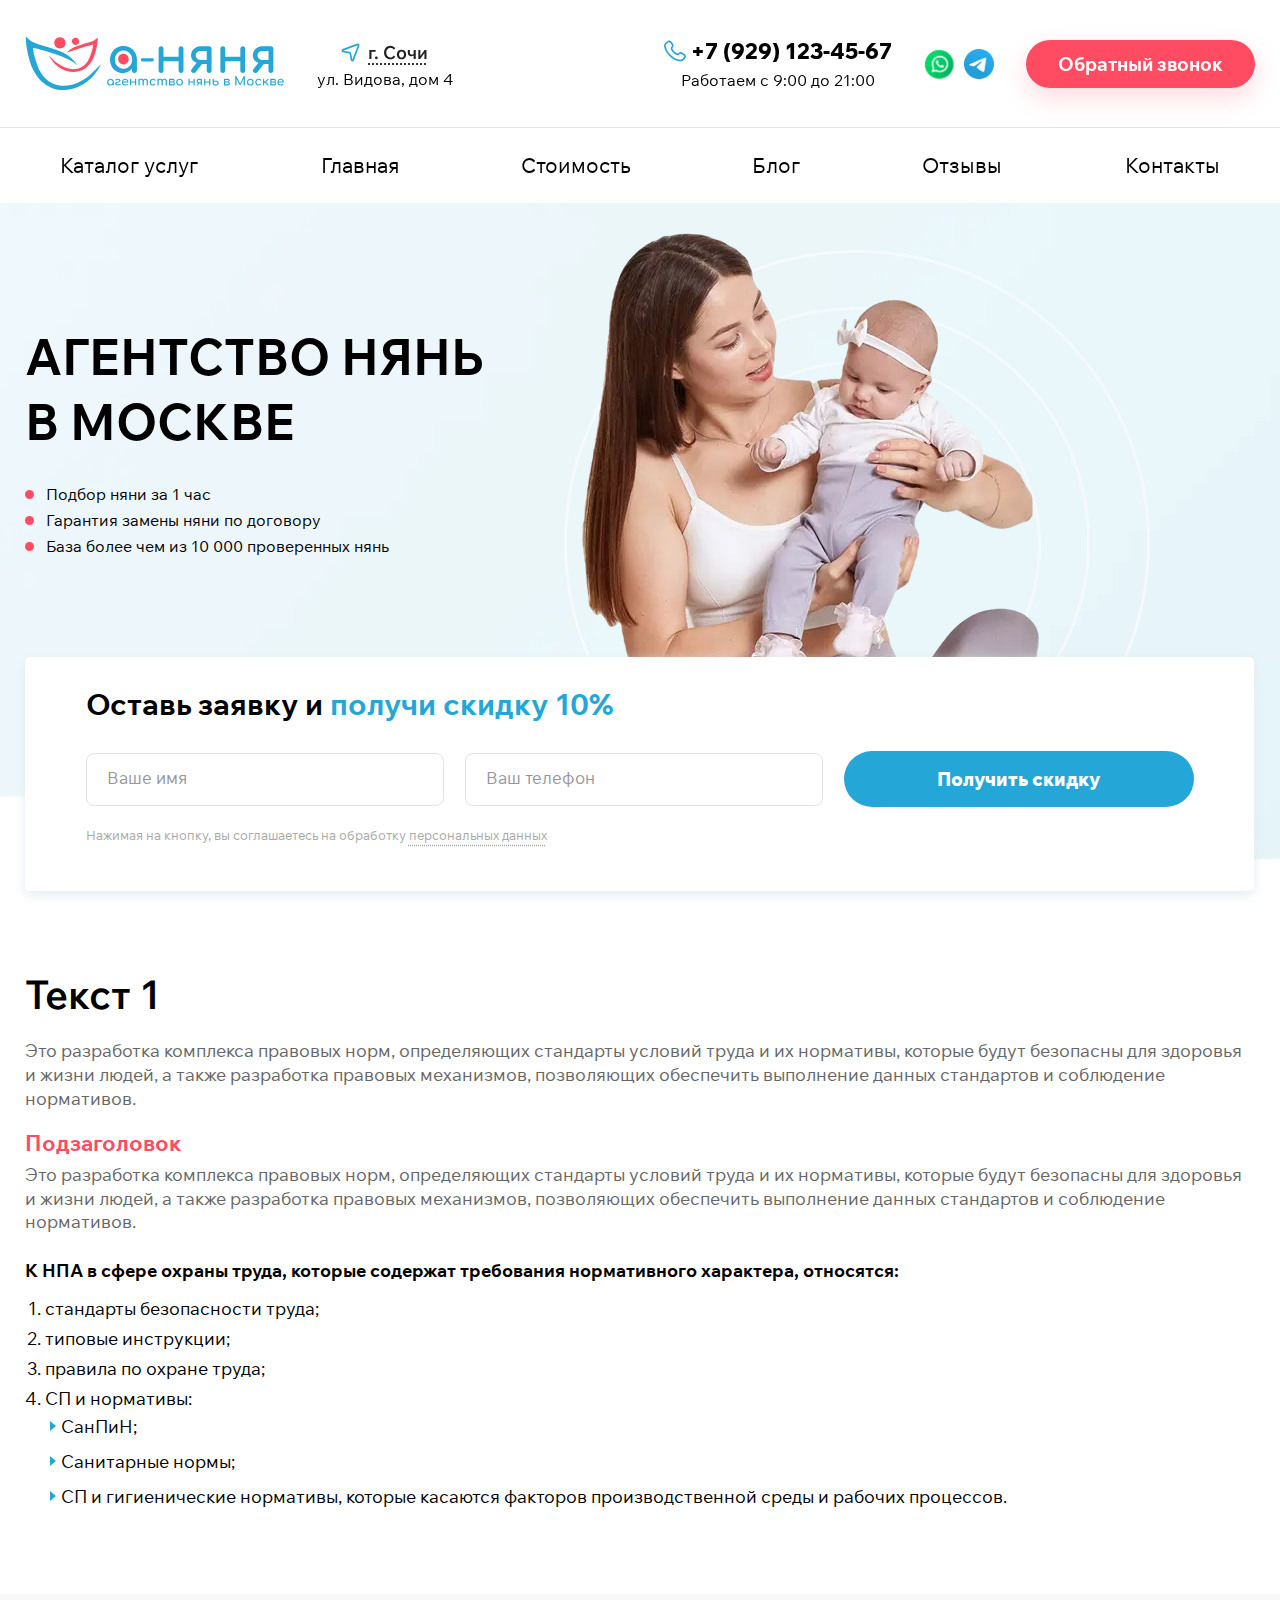
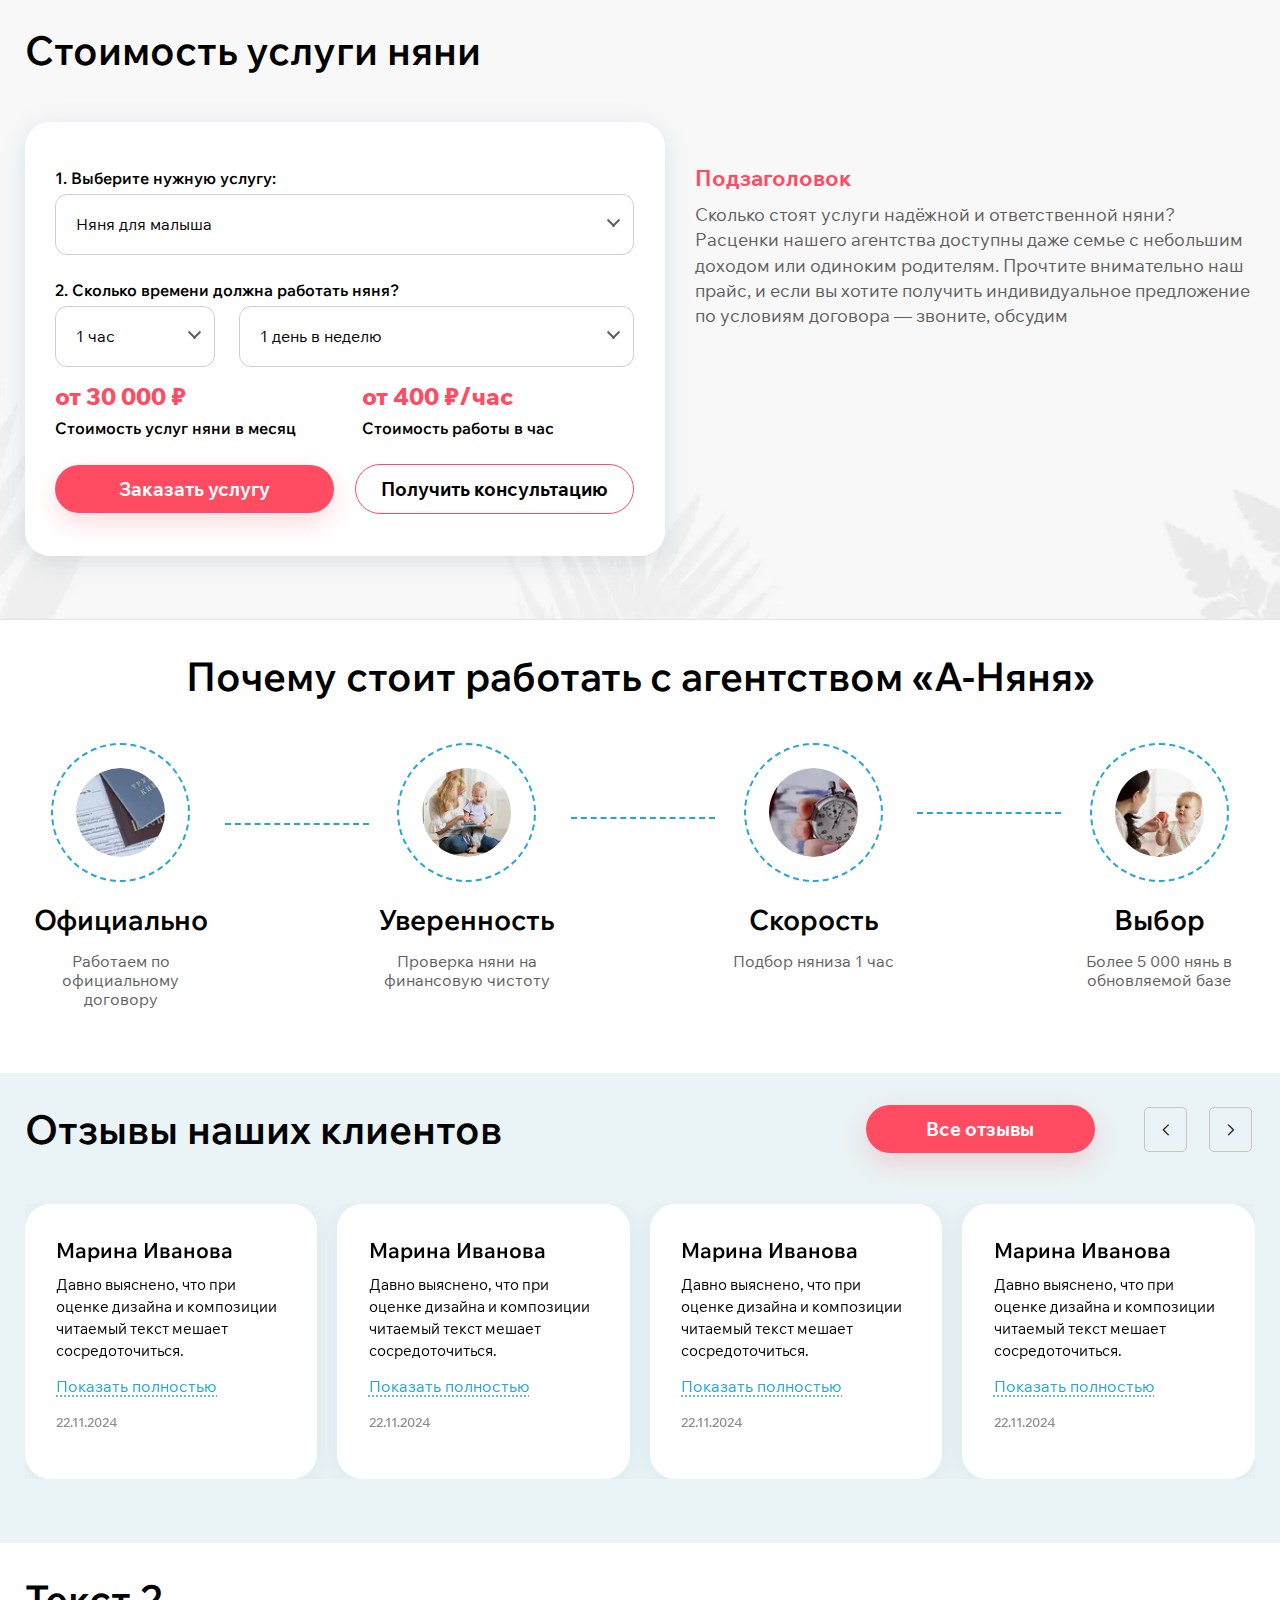
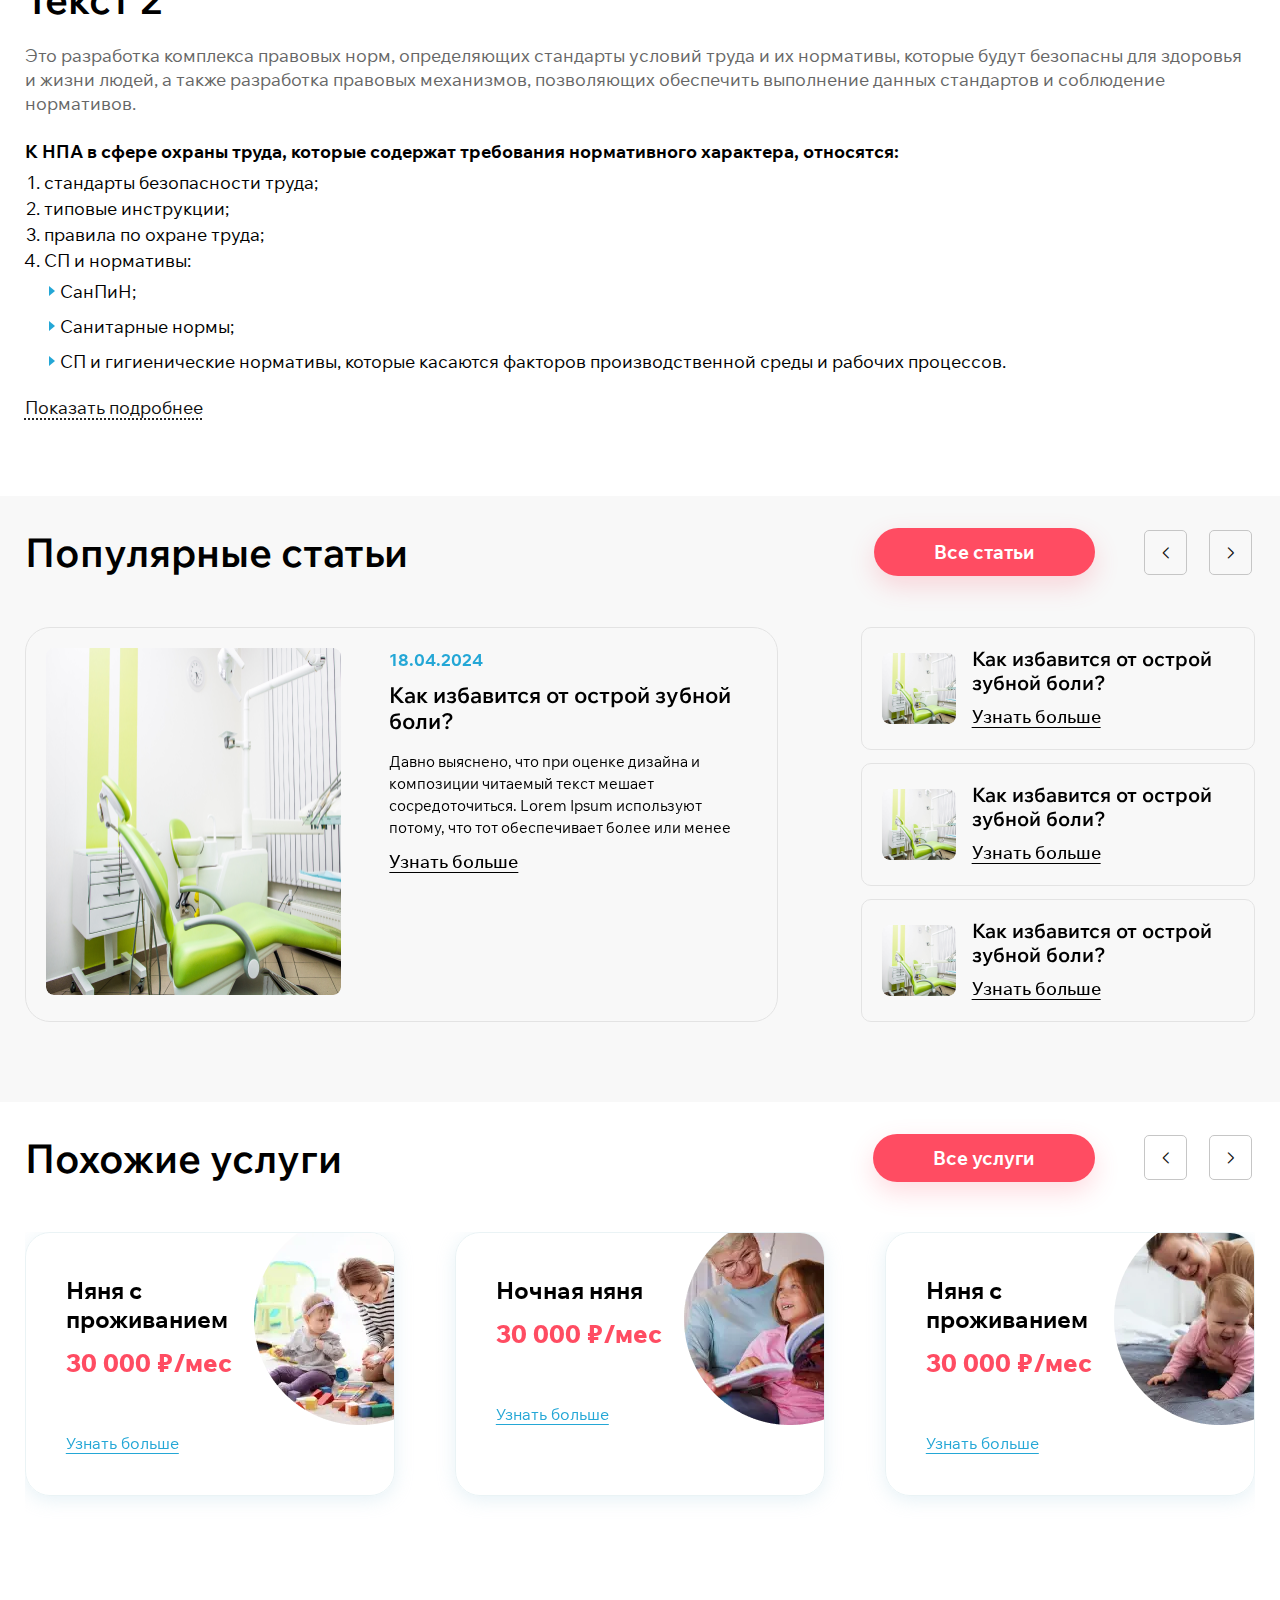
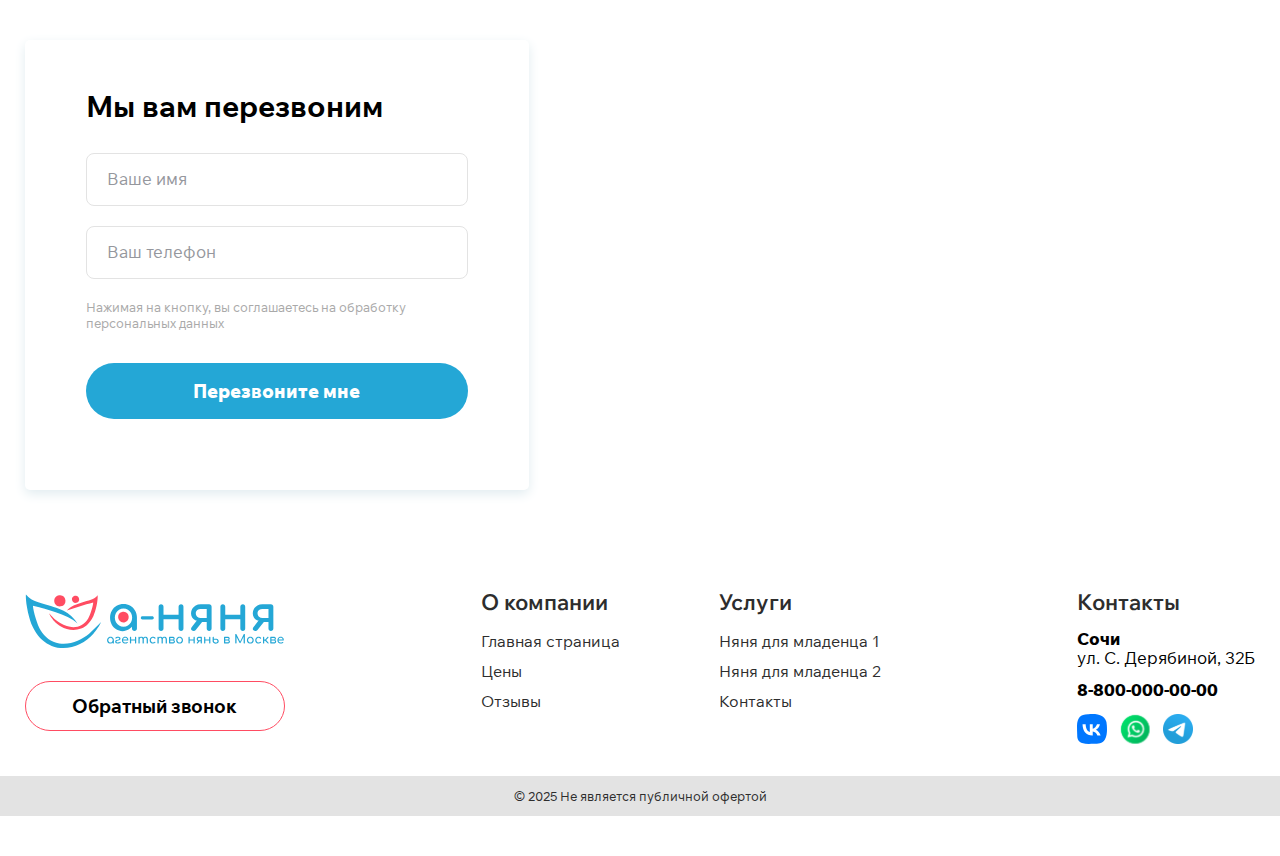
<file: services.html>
<!DOCTYPE html>
<html lang="ru">

<head>
  <meta charset="UTF-8">
  <meta name="viewport" content="width=device-width,initial-scale=1.0, maximum-scale=1">
  <meta http-equiv="X-UA-Compatible" content="ie=edge">
  <meta name="description" content="Агентство нянь">
  <meta name="keywords" content="Агентство нянь">
  <meta property="og:title" content="Агентство нянь">
  <meta property="og:url" content="ссылка на сайт">
  <meta property="og:image:width" content="1000">
  <meta property="og:image:height" content="500">
  <meta property="og:description" content="Агентство нянь">
  <meta property="og:image" content="путь к картинке/image.webp">
  <title>Агентство нянь</title>
  <link rel="icon" type="image/png" sizes="32x32" href="/images/favicon-32x32.png">
  <link rel="icon" type="image/png" sizes="16x16" href="/images/favicon-16x16.png">
  <link rel="apple-touch-icon" sizes="180x180" href="/images/apple-touch-icon.png">
  <link rel="icon" type="image/x-icon" href="/images/favicon.ico">
  <link rel="stylesheet" href="./styles/styles.css">
  <link rel="stylesheet" href="https://cdn.jsdelivr.net/npm/swiper@11/swiper-bundle.min.css">
</head>

<body id="body">
  <div class="wrapper">
    <header class="header lock-padding">
      <div class="header__content">
        <div class="header__inner">
          <div class="header__body _container">
            <div class="header__wrapper">
              <a class="header__logo" href="index.html" aria-label="логотип">
                <img src="images/logo.svg" alt="logo">
              </a>
              <div class="burger" id="hamb" aria-label="кнопка открытия меню">
                <span class="burger__line"></span>
                <span class="burger__line"></span>
                <span class="burger__line"></span>
              </div>
              <div class="header__box">
                <p class="header__city">
                  <img src="images/header-arrow.svg" width="19" height="19" alt="arrow">
                  <span class="header__city-name">г. Сочи</span>
                </p>
                <div class="header__box-text">
                  <address>ул. Видова, дом 4</address>
                </div>
              </div>
            </div>
            <div class="header__wrapper header__wrapper--mod">
              <div class="header__box header__box--mod">
                <a class="header__box-link" href="tel:+79291234567">
                  <img src="images/phone-icon.svg" width="22" height="22" alt="Телефон">
                  +7 (929) 123-45-67
                </a>
                <div class="header__box-text">
                  <span>Работаем с 9:00 до 21:00</span>
                </div>
              </div>
              <div class="header__messengers">
                <a href="#!" title="Написать в WhatsApp"><img src="images/Icon-wp.svg" alt="WhatsApp"></a>
                <a href="#!" title="Написать в Telegram"><img src="images/Icon-tg.svg" alt="Telegram"></a>                
              </div>
              <div class="header__callback">
                <a class="btn btn-filled" href="#!" aria-label="Заказать обратный звонок">Обратный звонок</a>
              </div>
            </div>
          </div>
        </div>
        <nav class="menu _container" id="menu">
          <ul>
            <li>
              <a class="menu__link" href="services.html">Каталог услуг</a>
              <div class="menu__dropdown">
                <ul>
                  <li>
                    <a href="#!">О нас</a>
                  </li>
                  <li>
                    <a href="#!">Парнёрам</a>
                  </li>
                  <li>
                    <a href="#!">Сертификаты</a>
                  </li>
                  <li>
                    <a href="#!">Производители</a>
                  </li>
                  <li>
                    <a href="#!">Реквизиты</a>
                  </li>
                  <li>
                    <a href="#!">Правовая информация</a>
                  </li>
                  <li>
                    <a href="#!">Работа у нас</a>
                  </li>
                </ul>
              </div>
            </li>
            <li>
              <a class="menu__link" href="index.html">Главная</a>
            </li>
            <li>
              <a class="menu__link" href="price.html">Стоимость</a>
            </li>
            <li>
              <a class="menu__link" href="blog.html">Блог</a>
            </li>
            <li>
              <a class="menu__link" href="reviews.html">Отзывы</a>
            </li>
            <li>
              <a class="menu__link" href="contacts.html">Контакты</a>
            </li>
          </ul>
        </nav>
      </div>
    </header>

    <main class="main">
      <section class="main-section section">
        <div class="main-section__content _container">
          <div class="main-section__body">
            <div class="main-section__info">
              <div class="title">
                <h1>Агентство нянь <br> в Москве</h1>
              </div>
              <div class="main-section__list">
                <ul>
                  <li>Подбор няни за 1 час</li>
                  <li>Гарантия замены няни по договору</li>
                  <li>База более чем из 10 000 проверенных нянь</li>
                </ul>
              </div>
            </div>
            <div class="main-section__image main-section__image--mod">
              <picture>
                <source media="(max-width: 390px)" srcset="images/main-section-img2-m.webp">
                <img src="images/main-section-img2.webp" alt="img">
              </picture>
              <div class="main-section__image-bg">
                <img src="images/img_circle.webp" alt="img bg">
              </div>
            </div>
          </div>
          <div class="main-section__form">
            <form class="form" action="#!">
              <div class="form__title">
                <h3>Оставь заявку и <span>получи скидку 10%</span></h3>
              </div>
              <div class="form__label">
                <input class="form__input _req _name" id="formName" type="text" name="text" placeholder="Ваше имя">
                <input class="form__input _req _number" id="formNumber" type="text" name="number" placeholder="Ваш телефон">
                <button class="form__button btn" type="submit">Получить скидку</button>
              </div>
              <div class="form__text">
                <p>Нажимая на кнопку, вы соглашаетесь на обработку <a class="form__text-link" href="#!">персональных данных</a></p>
              </div>
            </form>
          </div>
        </div>
        <div class="main-section__bg _ibg">
          <img src="images/main-section-bg.webp" alt="image">
        </div>
      </section>

      <section class="sec-texts section">
        <div class="sec-texts__content _container">
          <div class="subtitle">
            <h2>Текст 1</h2>
          </div>
           <div class="sec-texts__top">
            <p>
              Это разработка комплекса правовых норм, определяющих стандарты условий труда и их нормативы, которые будут безопасны для здоровья и жизни людей, а также разработка правовых механизмов, позволяющих обеспечить выполнение данных стандартов и соблюдение нормативов.
            </p>
            <h4>Подзаголовок</h4>
            <p>
              Это разработка комплекса правовых норм, определяющих стандарты условий труда и их нормативы, которые будут безопасны для здоровья и жизни людей, а также разработка правовых механизмов, позволяющих обеспечить выполнение данных стандартов и соблюдение нормативов.
            </p>
            <h3>К НПА в сфере охраны труда, которые содержат требования нормативного характера, относятся:</h4>
            <ol>
              <li>стандарты безопасности труда;</li>
              <li>типовые инструкции;</li>
              <li>правила по охране труда;</li>
              <li>СП и нормативы:</li>
                <ul>
                  <li>СанПиН;</li>
                  <li>Cанитарные нормы;</li>
                  <li>СП и гигиенические нормативы, которые касаются факторов производственной среды и рабочих процессов.</li>
                </ul>
            </ol>
          </div>
          <div class="sec-texts__block">
            <div class="sec-texts__block-img">
              <img src="images/text-two-block-icon.webp" alt="img">
            </div>
            <div class="sec-texts__block-text">
              <q>
                Это разработка комплекса правовых норм, определяющих стандарты условий 
                труда и их нормативы, которые будут безопасны для здоровья и жизни людей,
                 а также разработка правовых механизмов, позволяющих обеспечить выполнение 
                 данных стандартов и соблюдение нормативов.
              </q>
            </div>
          </div>
        </div>
      </section>

      <section class="calculator section">
        <div class="calculator__content _container">
          <div class="subtitle">
            <h2>Стоимость услуги няни</h2>
          </div>
          <div class="calculator__body">
            <div class="calculator__info">
              <div class="calculator__item">
                <div class="calculator__item_title">
                  <h3>1. Выберите нужную услугу:</h3>
                </div>
                <div class="dropdown">
                  <button class="dropdown__button">Няня для малыша</button>
                  <ul class="dropdown__list">
                    <li class="dropdown__list-item" data-value="1">Няня для малыша</li>
                    <li class="dropdown__list-item" data-value="2">Няня для малыша</li>
                    <li class="dropdown__list-item" data-value="3">Няня для малыша</li>
                    <li class="dropdown__list-item" data-value="4">Няня для малыша</li>
                  </ul>
                  <input type="text" name="select-category" value="" class="dropdown__input-hidden">
                </div>
              </div>
              <div class="calculator__item">
                <div class="calculator__item_title">
                  <h3>2. Сколько времени должна работать няня?</h3>
                </div>
                <div class="calculator__item_inner">
                  <div class="dropdown">
                    <button class="dropdown__button">1 час</button>
                    <ul class="dropdown__list">
                      <li class="dropdown__list-item" data-value="1">1 часа</li>
                      <li class="dropdown__list-item" data-value="2">2 часа</li>
                      <li class="dropdown__list-item" data-value="3">3 часа</li>
                      <li class="dropdown__list-item" data-value="4">4 часа</li>
                    </ul>
                    <input type="text" name="select-category" value="" class="dropdown__input-hidden">
                  </div>
                  <div class="dropdown">
                    <button class="dropdown__button">1 день в неделю</button>
                    <ul class="dropdown__list">
                      <li class="dropdown__list-item" data-value="1">1 день в неделю</li>
                      <li class="dropdown__list-item" data-value="2">2 дня в неделю</li>
                      <li class="dropdown__list-item" data-value="3">3 дня в неделю</li>
                      <li class="dropdown__list-item" data-value="4">4 дня в неделю</li>
                    </ul>
                    <input type="text" name="select-category" value="" class="dropdown__input-hidden">
                  </div>
                </div>
              </div>
              <div class="calculator__items">
                <div class="calculator__item">
                  <div class="calculator__item_cost">
                    <span>от 30 000 ₽ </span>
                  </div>
                  <div class="calculator__item_title">
                    <h3>Стоимость услуг няни в месяц</h3>
                  </div>
                </div>
                <div class="calculator__item">
                  <div class="calculator__item_cost">
                    <span>от 400 ₽/час</span>
                  </div>
                  <div class="calculator__item_title">
                    <h3>Стоимость работы в час</h3>
                  </div>
                </div>
              </div>
              <div class="calculator__buttons">
                <a href="#!" class="btn btn-filled">Заказать услугу</a>
                <a href="#!" class="btn btn-outline">Получить консультацию</a>
              </div>
            </div>
            <div class="calculator__block">
             <div class="sec-texts__subtitle">
               <h3>Подзаголовок</h3>
             </div>
             <div class="text">
               <p>
                 Сколько стоят услуги надёжной и ответственной няни? Расценки нашего агентства доступны даже 
                 семье с небольшим доходом или одиноким родителям. Прочтите внимательно наш прайс, и  
                 если вы хотите получить индивидуальное предложение по условиям договора — звоните, обсудим
               </p>
             </div>
            </div>
          </div>
        </div>
        <div class="calculator__bg _ibg">
          <picture>
            <source media="(max-width: 390px)" srcset="images/calculator-bg-mob.webp">
            <img src="images/calculator-bg.webp" alt="bg" loading="lazy">
          </picture>
        </div>
      </section>

      <section class="similar section similar--mod">
        <div class="similar__content _container">
          <div class="reviews__top">
            <div class="subtitle">
              <h2>Похожие услуги</h2>
            </div>
          </div>
          <div class="similar__text">
            <p>Ознакомительный текст о коллекциях и композиции читаемый текст мешает сосредоточиться. 
              Lorem Ipsum используют потому, что тот обеспечивает более или менее стандартное</p>
          </div>
          <div class="card">
            <div class="card__title">
              <h3>Няня с проживанием</h3>
            </div>
            <div class="card__cost">
              <span>30 000 ₽/мес</span>
            </div>
            <a class="card__link card__link--mod" href="#!">Узнать больше</a>
            <div class="card__img">
             <img src="images/card-img1.webp" alt="card image">
            </div>
          </div>
          <div class="card">
            <div class="card__title">
              <h3>Ночная няня</h3>
            </div>
            <div class="card__cost">
              <span>30 000 ₽/мес</span>
            </div>
            <a class="card__link card__link--mod" href="#!">Узнать больше</a>
            <div class="card__img">
             <img src="images/card-img2.webp" alt="card image">
            </div>
          </div>
          <div class="card">
            <div class="card__title">
              <h3>Няня с проживанием</h3>
            </div>
            <div class="card__cost">
              <span>30 000 ₽/мес</span>
            </div>
            <a class="card__link card__link--mod" href="#!">Узнать больше</a>
            <div class="card__img">
             <img src="images/card-img3.webp" alt="card image">
            </div>
          </div>
          <div class="similar__btn">
            <button class="button-more">Показать еще</button>
          </div>
          <div class="card card--none">
            <div class="card__title">
              <h3>Няня с проживанием</h3>
            </div>
            <div class="card__cost">
              <span>30 000 ₽/мес</span>
            </div>
            <a class="card__link card__link--mod" href="#!">Узнать больше</a>
            <div class="card__img">
             <img src="images/card-img1.webp" alt="card image">
            </div>
          </div>
          <div class="card card--none">
            <div class="card__title">
              <h3>Ночная няня</h3>
            </div>
            <div class="card__cost">
              <span>30 000 ₽/мес</span>
            </div>
            <a class="card__link card__link--mod" href="#!">Узнать больше</a>
            <div class="card__img">
             <img src="images/card-img2.webp" alt="card image">
            </div>
          </div>
          <div class="card card--none">
            <div class="card__title">
              <h3>Няня с проживанием</h3>
            </div>
            <div class="card__cost">
              <span>30 000 ₽/мес</span>
            </div>
            <a class="card__link card__link--mod" href="#!">Узнать больше</a>
            <div class="card__img">
             <img src="images/card-img3.webp" alt="card image">
            </div>
          </div>
        </div>
      </section>

      <section class="advantages section">
        <div class="advantages__content _container">
          <div class="subtitle">
            <h2>Почему стоит работать с агентством «А-Няня»</h2>
          </div>
          <div class="advantages__blocks">
           <div class="advantages__block">
             <div class="advantages__block-img">
               <img src="images/advantages-img1.webp" alt="img">
             </div>
             <div class="advantages__block-inner">
              <div class="advantages__block-title">
                <h3>Официально</h3>
              </div>
              <div class="advantages__block-text">
                <p>Работаем по официальному договору</p>
              </div>
             </div>
           </div>
           <div class="advantages__block">
            <div class="advantages__block-img">
              <img src="images/advantages-img2.webp" alt="img">
            </div>
            <div class="advantages__block-inner">
              <div class="advantages__block-title">
                <h3>Уверенность</h3>
              </div>
              <div class="advantages__block-text">
                <p>Проверка няни на финансовую чистоту</p>
              </div>
            </div>
          </div>
          <div class="advantages__block">
            <div class="advantages__block-img">
              <img src="images/advantages-img3.webp" alt="img">
            </div>
            <div class="advantages__block-inner">
              <div class="advantages__block-title">
                <h3>Скорость</h3>
              </div>
              <div class="advantages__block-text">
                <p>Подбор няниза 1 час</p>
              </div>
            </div>
          </div>
          <div class="advantages__block">
            <div class="advantages__block-img">
              <img src="images/advantages-img4.webp" alt="img">
            </div>
            <div class="advantages__block-inner">
              <div class="advantages__block-title">
                <h3>Выбор</h3>
              </div>
              <div class="advantages__block-text">
                <p>Более 5 000 нянь в обновляемой базе</p>
              </div>
            </div>
          </div>
          </div>
        </div>
      </section>

      <section class="reviews section">
        <div class="reviews__content _container">
          <div class="reviews__top">
            <div class="subtitle">
              <h2>Отзывы наших клиентов</h2>
            </div>
            <div class="reviews__buttons">
              <a class="btn btn-filled" href="reviews.html" aria-label="Все отзывы">Все отзывы</a>
              <div class="swiper-button-prev button-prev"></div>
              <div class="swiper-button-next button-next"></div>
            </div>
          </div>
          <div class="reviews-slider">
            <div class="swiper-wrapper">
              <div class="swiper-slide">
                <blockquote class="blockquote">
                  <div class="blockquote__name">
                    <cite>Марина Иванова</cite>
                  </div>
                  <div class="blockquote__text">
                    <p>Давно выяснено, что при оценке дизайна и композиции читаемый текст мешает сосредоточиться.</p>
                  </div>
                  <a class="blockquote__link popup-link" href="#popup">Показать полностью</a>
                  <div class="blockquote__date">
                    <time datetime="2024-11-22">22.11.2024</time>
                  </div>
                </blockquote>
              </div>
              <div class="swiper-slide">
                <blockquote class="blockquote">
                  <div class="blockquote__name">
                    <cite>Марина Иванова</cite>
                  </div>
                  <div class="blockquote__text">
                    <p>Давно выяснено, что при оценке дизайна и композиции читаемый текст мешает сосредоточиться.</p>
                  </div>
                  <a class="blockquote__link popup-link" href="#popup">Показать полностью</a>
                  <div class="blockquote__date">
                    <time datetime="2024-11-22">22.11.2024</time>
                  </div>
                </blockquote>
              </div>
              <div class="swiper-slide">
                <blockquote class="blockquote">
                  <div class="blockquote__name">
                    <cite>Марина Иванова</cite>
                  </div>
                  <div class="blockquote__text">
                    <p>Давно выяснено, что при оценке дизайна и композиции читаемый текст мешает сосредоточиться.</p>
                  </div>
                  <a class="blockquote__link popup-link" href="#popup">Показать полностью</a>
                  <div class="blockquote__date">
                    <time datetime="2024-11-22">22.11.2024</time>
                  </div>
                </blockquote>
              </div>
              <div class="swiper-slide">
                <blockquote class="blockquote">
                  <div class="blockquote__name">
                    <cite>Марина Иванова</cite>
                  </div>
                  <div class="blockquote__text">
                    <p>Давно выяснено, что при оценке дизайна и композиции читаемый текст мешает сосредоточиться.</p>
                  </div>
                  <a class="blockquote__link popup-link" href="#popup">Показать полностью</a>
                  <div class="blockquote__date">
                    <time datetime="2024-11-22">22.11.2024</time>
                  </div>
                </blockquote>
              </div>
              <div class="swiper-slide">
                <blockquote class="blockquote">
                  <div class="blockquote__name">
                    <cite>Марина Иванова</cite>
                  </div>
                  <div class="blockquote__text">
                    <p>Давно выяснено, что при оценке дизайна и композиции читаемый текст мешает сосредоточиться.</p>
                  </div>
                  <a class="blockquote__link popup-link" href="#popup">Показать полностью</a>
                  <div class="blockquote__date">
                    <time datetime="2024-11-22">22.11.2024</time>
                  </div>
                </blockquote>
              </div>
              <div class="swiper-slide">
                <blockquote class="blockquote">
                  <div class="blockquote__name">
                    <cite>Марина Иванова</cite>
                  </div>
                  <div class="blockquote__text">
                    <p>Давно выяснено, что при оценке дизайна и композиции читаемый текст мешает сосредоточиться.</p>
                  </div>
                  <a class="blockquote__link popup-link" href="#popup">Показать полностью</a>
                  <div class="blockquote__date">
                    <time datetime="2024-11-22">22.11.2024</time>
                  </div>
                </blockquote>
              </div>
            </div>
            <div class="swiper-pagination"></div>
          </div>
        </div>
      </section>

      <section class="sec-texts section">
        <div class="sec-texts__content _container">
           <div class="sec-texts__top">
            <div class="subtitle">
              <h2>Текст 2</h2>
            </div>
            <div class="text">
              <p>
                Это разработка комплекса правовых норм, определяющих стандарты условий труда и их нормативы, которые будут безопасны для здоровья и жизни людей, а также разработка правовых механизмов, позволяющих обеспечить выполнение данных стандартов и соблюдение нормативов.
              </p>
            </div>
           </div>
          <div class="sec-texts__list">
            <div class="sec-texts__list-title">
              <h3>К НПА в сфере охраны труда, которые содержат требования нормативного характера, относятся:</h3>
            </div>
            <div class="text-container">
              <p>
                <ol>
                  <li>стандарты безопасности труда;</li>
                  <li>типовые инструкции;</li>
                  <li>правила по охране труда;</li>
                  <li>СП и нормативы:</li>
                      <div class="sec-texts__sublist">
                        <ul>
                          <li>СанПиН;</li>
                          <li>Cанитарные нормы;</li>
                          <li>СП и гигиенические нормативы, которые касаются факторов производственной среды и рабочих процессов.</li>
                        </ul>
                      </div>
                      <input type="checkbox" id="toggle-list" class="toggle-input">
                      <span class="hidden-text">
                          <li>стандарты безопасности труда;</li>
                          <li>типовые инструкции;</li>
                          <li>правила по охране труда;</li>
                      </span>
                    <label for="toggle-list" class="toggle-label"></label>
                </ol>
              </p>
            </div>
          </div>
        </div>
      </section>

      <section class="articles section">
        <div class="articles__content _container">
          <div class="reviews__top">
            <div class="subtitle">
              <h2>Популярные статьи</h2>
            </div>
            <div class="reviews__buttons">
              <a class="btn btn-filled" href="blog.html" aria-label="Все статьи">Все статьи</a>
              <div class="swiper-button-prev art-button-prev"></div>
              <div class="swiper-button-next art-button-next"></div>
            </div>
          </div>
          <div class="articles-slider">
            <div class="swiper-wrapper">
              <div class="swiper-slide">
                <div class="articles__slide">
                  <div class="tabs">
                    <input type="radio" name="tabs-1" id="tab-1" checked>
                    <input type="radio" name="tabs-1" id="tab-2">
                    <input type="radio" name="tabs-1" id="tab-3">
                    <div class="tab-labels">
                        <label class="tab-label" for="tab-1">
                          <div class="articles__button">
                            <div class="articles__button-img">
                              <img src="images/tab-label-img.png" alt="">
                            </div>
                            <div class="articles__info">
                              <div class="articles__info-title">
                                <h3>Как избавится от острой зубной боли?</h3>
                              </div>
                              <a href="article.html" class="articles__info-link">Узнать больше</a>
                            </div>
                          </div>
                        </label>
                        <label class="tab-label" for="tab-2">
                          <div class="articles__button">
                            <div class="articles__button-img">
                              <img src="images/tab-label-img.png" alt="">
                            </div>
                            <div class="articles__info">
                              <div class="articles__info-title">
                                <h3>Как избавится от острой зубной боли?</h3>
                              </div>
                              <a href="article.html" class="articles__info-link">Узнать больше</a>
                            </div>
                          </div>
                        </label>
                        <label class="tab-label" for="tab-3">
                          <div class="articles__button">
                            <div class="articles__button-img">
                              <img src="images/tab-label-img.png" alt="">
                            </div>
                            <div class="articles__info">
                              <div class="articles__info-title">
                                <h3>Как избавится от острой зубной боли?</h3>
                              </div>
                              <a href="article.html" class="articles__info-link">Узнать больше</a>
                            </div>
                          </div>
                        </label>
                    </div>
                    <div class="tab-content content-1">
                      <div class="articles__body">
                        <div class="articles__img">
                          <img src="images/articles-block-img.png" alt="img">
                        </div>
                        <div class="articles__info">
                          <div class="articles__info-date">
                            <time datetime="2024-04-18">18.04.2024</time>
                          </div>
                          <div class="articles__info-title">
                            <h3>Как избавится от острой зубной боли?</h3>
                          </div>
                          <div class="articles__info-text">
                            <p>
                              Давно выяснено, что при оценке дизайна и композиции читаемый текст мешает сосредоточиться. 
                              Lorem Ipsum используют потому, что тот обеспечивает более или менее 
                            </p>
                          </div>
                          <a href="article.html" class="articles__info-link">Узнать больше</a>
                        </div>
                      </div>
                    </div>
                    <div class="tab-content content-2">
                      <div class="articles__body">
                        <div class="articles__img">
                          <img src="images/articles-block-img.png" alt="img">
                        </div>
                        <div class="articles__info">
                          <div class="articles__info-date">
                            <time datetime="2024-04-18">18.04.2024</time>
                          </div>
                          <div class="articles__info-title">
                            <h3>Как избавится от острой зубной боли?</h3>
                          </div>
                          <div class="articles__info-text">
                            <p>
                              Давно выяснено, что при оценке дизайна и композиции читаемый текст мешает сосредоточиться. 
                            </p>
                          </div>
                          <a href="article.html" class="articles__info-link">Узнать больше</a>
                        </div>
                      </div>
                    </div>
                    <div class="tab-content content-3">
                      <div class="articles__body">
                        <div class="articles__img">
                          <img src="images/articles-block-img.png" alt="img">
                        </div>
                        <div class="articles__info">
                          <div class="articles__info-date">
                            <time datetime="2024-04-18">18.04.2024</time>
                          </div>
                          <div class="articles__info-title">
                            <h3>Как избавится от острой зубной боли?</h3>
                          </div>
                          <div class="articles__info-text">
                            <p>
                              Давно выяснено, что при оценке дизайна и композиции читаемый текст мешает сосредоточиться. 
                              Lorem Ipsum используют потому, что тот обеспечивает более или менее 
                            </p>
                          </div>
                          <a href="article.html" class="articles__info-link">Узнать больше</a>
                        </div>
                      </div>
                    </div>
                  </div>
                </div>
              </div>
              <div class="swiper-slide">
                <div class="articles__slide">
                  <div class="tabs">
                    <input type="radio" name="tabs-2" id="tab-4" checked>
                    <input type="radio" name="tabs-2" id="tab-5">
                    <input type="radio" name="tabs-2" id="tab-6">
                    <div class="tab-labels">
                        <label class="tab-label" for="tab-4">
                          <div class="articles__button">
                            <div class="articles__button-img">
                              <img src="images/tab-label-img.png" alt="">
                            </div>
                            <div class="articles__info">
                              <div class="articles__info-title">
                                <h3>Как избавится от острой зубной боли?</h3>
                              </div>
                              <a href="article.html" class="articles__info-link">Узнать больше</a>
                            </div>
                          </div>
                        </label>
                        <label class="tab-label" for="tab-5">
                          <div class="articles__button">
                            <div class="articles__button-img">
                              <img src="images/tab-label-img.png" alt="">
                            </div>
                            <div class="articles__info">
                              <div class="articles__info-title">
                                <h3>Как избавится от острой зубной боли?</h3>
                              </div>
                              <a href="article.html" class="articles__info-link">Узнать больше</a>
                            </div>
                          </div>
                        </label>
                        <label class="tab-label" for="tab-6">
                          <div class="articles__button">
                            <div class="articles__button-img">
                              <img src="images/tab-label-img.png" alt="img">
                            </div>
                            <div class="articles__info">
                              <div class="articles__info-title">
                                <h3>Как избавится от острой зубной боли?</h3>
                              </div>
                              <a href="article.html" class="articles__info-link">Узнать больше</a>
                            </div>
                          </div>
                        </label>
                    </div>
                    <div class="tab-content content-4">
                      <div class="articles__body">
                        <div class="articles__img">
                          <img src="images/articles-block-img.png" alt="img">
                        </div>
                        <div class="articles__info">
                          <div class="articles__info-date">
                            <time datetime="2024-04-18">18.04.2024</time>
                          </div>
                          <div class="articles__info-title">
                            <h3>Как избавится от острой зубной боли?</h3>
                          </div>
                          <div class="articles__info-text">
                            <p>
                              Давно выяснено, что при оценке дизайна и композиции читаемый текст мешает сосредоточиться. 
                              Lorem Ipsum используют потому, что тот обеспечивает более или менее 
                            </p>
                          </div>
                          <a href="article.html" class="articles__info-link">Узнать больше</a>
                        </div>
                      </div>
                    </div>
                    <div class="tab-content content-5">
                      <div class="articles__body">
                        <div class="articles__img">
                          <img src="images/articles-block-img.png" alt="img">
                        </div>
                        <div class="articles__info">
                          <div class="articles__info-date">
                            <time datetime="2024-04-18">18.04.2024</time>
                          </div>
                          <div class="articles__info-title">
                            <h3>Как избавится от острой зубной боли?</h3>
                          </div>
                          <div class="articles__info-text">
                            <p>
                              Давно выяснено, что при оценке дизайна и композиции читаемый текст мешает сосредоточиться. 
                            </p>
                          </div>
                          <a href="article.html" class="articles__info-link">Узнать больше</a>
                        </div>
                      </div>
                    </div>
                    <div class="tab-content content-6">
                      <div class="articles__body">
                        <div class="articles__img">
                          <img src="images/articles-block-img.png" alt="img">
                        </div>
                        <div class="articles__info">
                          <div class="articles__info-date">
                            <time datetime="2024-04-18">18.04.2024</time>
                          </div>
                          <div class="articles__info-title">
                            <h3>Как избавится от острой зубной боли?</h3>
                          </div>
                          <div class="articles__info-text">
                            <p>
                              Давно выяснено, что при оценке дизайна и композиции читаемый текст мешает сосредоточиться. 
                              Lorem Ipsum используют потому, что тот обеспечивает более или менее 
                            </p>
                          </div>
                          <a href="article.html" class="articles__info-link">Узнать больше</a>
                        </div>
                      </div>
                    </div>
                  </div>
                </div>
              </div>
              <div class="swiper-slide">
                <div class="articles__slide">
                  <div class="tabs">
                    <input type="radio" name="tabs-3" id="tab-7" checked>
                    <input type="radio" name="tabs-3" id="tab-8">
                    <input type="radio" name="tabs-3" id="tab-9">
                    <div class="tab-labels">
                        <label class="tab-label" for="tab-7">
                          <div class="articles__button">
                            <div class="articles__button-img">
                              <img src="images/tab-label-img.png" alt="">
                            </div>
                            <div class="articles__info">
                              <div class="articles__info-title">
                                <h3>Как избавится от острой зубной боли?</h3>
                              </div>
                              <a href="article.html" class="articles__info-link">Узнать больше</a>
                            </div>
                          </div>
                        </label>
                        <label class="tab-label" for="tab-8">
                          <div class="articles__button">
                            <div class="articles__button-img">
                              <img src="images/tab-label-img.png" alt="">
                            </div>
                            <div class="articles__info">
                              <div class="articles__info-title">
                                <h3>Как избавится от острой зубной боли?</h3>
                              </div>
                              <a href="article.html" class="articles__info-link">Узнать больше</a>
                            </div>
                          </div>
                        </label>
                        <label class="tab-label" for="tab-9">
                          <div class="articles__button">
                            <div class="articles__button-img">
                              <img src="images/tab-label-img.png" alt="">
                            </div>
                            <div class="articles__info">
                              <div class="articles__info-title">
                                <h3>Как избавится от острой зубной боли?</h3>
                              </div>
                              <a href="article.html" class="articles__info-link">Узнать больше</a>
                            </div>
                          </div>
                        </label>
                    </div>
                    <div class="tab-content content-7">
                      <div class="articles__body">
                        <div class="articles__img">
                          <img src="images/articles-block-img.png" alt="img">
                        </div>
                        <div class="articles__info">
                          <div class="articles__info-date">
                            <time datetime="2024-04-18">18.04.2024</time>
                          </div>
                          <div class="articles__info-title">
                            <h3>Как избавится от острой зубной боли?</h3>
                          </div>
                          <div class="articles__info-text">
                            <p>
                              Давно выяснено, что при оценке дизайна и композиции читаемый текст мешает сосредоточиться. 
                              Lorem Ipsum используют потому, что тот обеспечивает более или менее 
                            </p>
                          </div>
                          <a href="article.html" class="articles__info-link">Узнать больше</a>
                        </div>
                      </div>
                    </div>
                    <div class="tab-content content-8">
                      <div class="articles__body">
                        <div class="articles__img">
                          <img src="images/articles-block-img.png" alt="img">
                        </div>
                        <div class="articles__info">
                          <div class="articles__info-date">
                            <time datetime="2024-04-18">18.04.2024</time>
                          </div>
                          <div class="articles__info-title">
                            <h3>Как избавится от острой зубной боли?</h3>
                          </div>
                          <div class="articles__info-text">
                            <p>
                              Давно выяснено, что при оценке дизайна и композиции читаемый текст мешает сосредоточиться. 
                            </p>
                          </div>
                          <a href="article.html" class="articles__info-link">Узнать больше</a>
                        </div>
                      </div>
                    </div>
                    <div class="tab-content content-9">
                      <div class="articles__body">
                        <div class="articles__img">
                          <img src="images/articles-block-img.png" alt="img">
                        </div>
                        <div class="articles__info">
                          <div class="articles__info-date">
                            <time datetime="2024-04-18">18.04.2024</time>
                          </div>
                          <div class="articles__info-title">
                            <h3>Как избавится от острой зубной боли?</h3>
                          </div>
                          <div class="articles__info-text">
                            <p>
                              Давно выяснено, что при оценке дизайна и композиции читаемый текст мешает сосредоточиться. 
                              Lorem Ipsum используют потому, что тот обеспечивает более или менее 
                            </p>
                          </div>
                          <a href="article.html" class="articles__info-link">Узнать больше</a>
                        </div>
                      </div>
                    </div>
                  </div>
                </div>
              </div>
            </div>
            <div class="swiper-pagination"></div>
          </div>
        </div>
      </section>

      <section class="similar section">
        <div class="similar__content _container">
          <div class="reviews__top">
            <div class="subtitle">
              <h2>Похожие услуги</h2>
            </div>
            <div class="reviews__buttons">
              <a class="btn btn-filled" href="services.html" aria-label="Все услуги">Все услуги</a>
              <div class="swiper-button-prev similar-button-prev"></div>
              <div class="swiper-button-next similar-button-next"></div>
            </div>
          </div>
          <div class="similar-slider">
            <div class="swiper-wrapper">
              <div class="swiper-slide">
                <div class="card">
                  <div class="card__title">
                    <h3>Няня с проживанием</h3>
                  </div>
                  <div class="card__cost">
                    <span>30 000 ₽/мес</span>
                  </div>
                  <a class="card__link card__link--mod" href="#!">Узнать больше</a>
                  <div class="card__img">
                   <img src="images/card-img1.webp" alt="card image">
                  </div>
                </div>
              </div>
              <div class="swiper-slide">
                <div class="card">
                  <div class="card__title">
                    <h3>Ночная няня</h3>
                  </div>
                  <div class="card__cost">
                    <span>30 000 ₽/мес</span>
                  </div>
                  <a class="card__link card__link--mod" href="#!">Узнать больше</a>
                  <div class="card__img">
                   <img src="images/card-img2.webp" alt="card image">
                  </div>
                </div>
              </div>
              <div class="swiper-slide">
                <div class="card">
                  <div class="card__title">
                    <h3>Няня с проживанием</h3>
                  </div>
                  <div class="card__cost">
                    <span>30 000 ₽/мес</span>
                  </div>
                  <a class="card__link card__link--mod" href="#!">Узнать больше</a>
                  <div class="card__img">
                   <img src="images/card-img3.webp" alt="card image">
                  </div>
                </div>
              </div>
              <div class="swiper-slide swiper-slide--none">
                <div class="card">
                  <div class="card__title">
                    <h3>Ночная няня</h3>
                  </div>
                  <div class="card__cost">
                    <span>30 000 ₽/мес</span>
                  </div>
                  <a class="card__link card__link--mod" href="#!">Узнать больше</a>
                  <div class="card__img">
                   <img src="images/card-img4.webp" alt="card image">
                  </div>
                </div>
              </div>
              <div class="swiper-slide swiper-slide--none">
                <div class="card">
                  <div class="card__title">
                    <h3>Няня с проживанием</h3>
                  </div>
                  <div class="card__cost">
                    <span>30 000 ₽/мес</span>
                  </div>
                  <a class="card__link card__link--mod" href="#!">Узнать больше</a>
                  <div class="card__img">
                   <img src="images/card-img5.webp" alt="card image">
                  </div>
                </div>
              </div>
              <div class="swiper-slide swiper-slide--none">
                <div class="card">
                  <div class="card__title">
                    <h3>Няня с проживанием</h3>
                  </div>
                  <div class="card__cost">
                    <span>30 000 ₽/мес</span>
                  </div>
                  <a class="card__link card__link--mod" href="#!">Узнать больше</a>
                  <div class="card__img">
                   <img src="images/card-img6.webp" alt="card image">
                  </div>
                </div>
              </div>
            </div>
            <div class="swiper-pagination"></div>
          </div>
        </div>
      </section>

      <section class="map section">
        <div class="map__content _container">
          <div class="map__form">
            <form class="form" action="#!">
              <div class="form__title">
                <h3>Мы вам перезвоним</h3>
              </div>
              <div class="form__label">
                <input class="form__input _req _name" id="formName" type="text" name="text" placeholder="Ваше имя">
                <input class="form__input _req _number" id="formNumber" type="text" name="number" placeholder="Ваш телефон">
                <div class="form__text">
                  <p>Нажимая на кнопку, вы соглашаетесь на обработку <a class="form__text-link" href="#!">персональных данных</a></p>
                </div>
                <button class="form__button btn" type="submit">Перезвоните мне</button>
              </div>
            </form>
          </div>
        </div>
        <div class="map__body _ibg">
          <iframe src="https://yandex.ru/map-widget/v1/?um=constructor%3A2752cb36a4625e0865c0036ae2bd7357a93bd5a2f907d168392887c93e2105d2&amp;source=constructor" width="100%" height="540" frameborder="0"></iframe>
        </div>
      </section>
    </main>

    <div class="popup" id="popup">
      <div class="popup__body">
        <div class="popup__content">
          <a class="popup__close close-popup" href="#header">+</a>
          <div class="popup-slider">
            <div class="swiper-wrapper">
              <div class="swiper-slide">
                <blockquote class="blockquote">
                  <div class="blockquote__name">
                    <cite>Марина Иванова</cite>
                  </div>
                  <div class="blockquote__text">
                    <p>
                      Lorem ipsum dolor sit amet consectetur. Suspendisse iaculis fames ut ultrices eu hendrerit etiam. 
                      Montes id placerat sapien tincidunt id. Vel massa scelerisque purus in a rhoncus nunc. 
                      Mi morbi odio ullamcorper tincidunt nibh scelerisque sagittis nunc tincidunt. Ipsum hac 
                      viverra tincidunt viverra et sapien. Porta tincidunt egestas tempor id. In at lacus integer amet tincidunt. Nibh velit non eleifend vel id. 
                      Feugiat quis sed aliquam eros in arcu nisi augue purus feugiat enim est tempus pulvinar.
                    </p>
                  </div>
                  <div class="blockquote__date">
                    <time datetime="2024-11-22">22.11.2024</time>
                  </div>
                </blockquote>
              </div>
              <div class="swiper-slide">
                <blockquote class="blockquote">
                  <div class="blockquote__name">
                    <cite>Марина Иванова</cite>
                  </div>
                  <div class="blockquote__text">
                    <p>
                      Lorem ipsum dolor sit amet consectetur. Suspendisse iaculis fames ut ultrices eu hendrerit etiam. 
                      Montes id placerat sapien tincidunt id. Vel massa scelerisque purus in a rhoncus nunc. 
                      Mi morbi odio ullamcorper tincidunt nibh scelerisque sagittis nunc tincidunt. Ipsum hac 
                      viverra tincidunt viverra et sapien. Porta tincidunt egestas tempor id. In at lacus integer amet tincidunt. Nibh velit non eleifend vel id. 
                      Feugiat quis sed aliquam eros in arcu nisi augue purus feugiat enim est tempus pulvinar.
                    </p>
                  </div>
                  <div class="blockquote__date">
                    <time datetime="2024-11-22">22.11.2024</time>
                  </div>
                </blockquote>
              </div>
              <div class="swiper-slide">
                <blockquote class="blockquote">
                  <div class="blockquote__name">
                    <cite>Марина Иванова</cite>
                  </div>
                  <div class="blockquote__text">
                    <p>
                      Lorem ipsum dolor sit amet consectetur. Suspendisse iaculis fames ut ultrices eu hendrerit etiam. 
                      Montes id placerat sapien tincidunt id. Vel massa scelerisque purus in a rhoncus nunc. 
                      Mi morbi odio ullamcorper tincidunt nibh scelerisque sagittis nunc tincidunt. Ipsum hac 
                      viverra tincidunt viverra et sapien. Porta tincidunt egestas tempor id. In at lacus integer amet tincidunt. Nibh velit non eleifend vel id. 
                      Feugiat quis sed aliquam eros in arcu nisi augue purus feugiat enim est tempus pulvinar.
                    </p>
                  </div>
                  <div class="blockquote__date">
                    <time datetime="2024-11-22">22.11.2024</time>
                  </div>
                </blockquote>
              </div>
            </div>
          </div>
          <div class="swiper-button-prev swiper-prev-popup"></div>
          <div class="popup__button">
            <a class="btn btn-outline" href="#!">Перейти ко всем отзывам</a>
          </div>
          <div class="swiper-button-next swiper-next-popup"></div>
        </div>
      </div>
    </div>

    <footer class="footer">
      <div class="footer__content">
        <div class="footer__body _container">
          <div class="footer__block">
            <a class="footer__logo" href="index.html">
              <img src="images/logo.svg" alt="logo">
            </a>
            <a class="btn btn-outline" href="#!">Обратный звонок</a>
          </div>
          <div class="footer__wrapper">
            <div class="footer__block">
              <div class="footer__block-title">
                <h3>О компании</h3>
              </div>
              <div class="footer__block-list">
                <ul>
                  <li><a href="index.html">Главная страница</a></li>
                  <li> <a href="price.html">Цены</a></li>
                  <li> <a href="reviews.html">Отзывы</a></li>
                </ul>
              </div>
            </div>
            <div class="footer__block">
              <div class="footer__block-title">
                <h3>Услуги</h3>
              </div>
              <div class="footer__block-list">
                <ul>
                  <li> <a href="services.html">Няня для младенца 1</a></li>
                  <li> <a href="services.html">Няня для младенца 2</a></li>
                  <li> <a href="contacts.html">Контакты</a></li>
                </ul>
              </div>
            </div>
          </div>
          <div class="footer__block">
            <div class="footer__block-title">
              <h3>Контакты</h3>
            </div>
            <div class="footer__contacts">
              <div class="footer__contacts-address">
                <span>Сочи</span>
                <address>ул. С. Дерябиной, 32Б</address>
              </div>
              <a href="tel:+78000000000" class="footer__contacts-tel">8-800-000-00-00</a>
              <div class="footer__messengers">
                <a href="#!">
                  <img src="images/Icon-vk.svg" alt="icon vk">
                </a>
                <a href="#!">
                  <img src="images/Icon-wp.svg" alt="icon wp">
                </a>
                <a href="#!">
                  <img src="images/Icon-tg.svg" alt="icon tg">
                </a>
              </div>
            </div>
          </div>
        </div>
        <div class="footer__bottom">
          <p>© 2025 Не является публичной офертой</p>
        </div>
      </div>
    </footer>
  </div>
  <script defer src="https://cdn.jsdelivr.net/npm/swiper@11/swiper-bundle.min.js"></script>
  <script defer src="js/main.js"></script>  
</body>

</html>
</file>
<file: styles/styles.css>
@charset "UTF-8";
* {
  padding: 0;
  margin: 0;
  border: 0;
}

*,
*:before,
*:after {
  box-sizing: border-box;
}

:focus,
:active {
  outline: none;
  -webkit-tap-highlight-color: transparent;
}

a:focus,
a:active {
  outline: none;
  -webkit-tap-highlight-color: transparent;
}

nav,
footer,
header,
aside {
  display: block;
}

html,
body {
  width: 100%;
  font-size: 100%;
  line-height: 100%;
  -ms-text-size-adjust: 100%;
  -moz-text-size-adjust: 100%;
  -webkit-text-size-adjust: 100%;
  height: 100dvh;
  min-width: 320px;
  scroll-behavior: smooth;
}

input,
button,
textarea {
  font-family: inherit;
}

input::-ms-clear {
  display: none;
}

button {
  cursor: pointer;
}

button::-moz-focus-inner {
  padding: 0;
  border: 0;
}

a, a:visited {
  text-decoration: none;
}

a:hover {
  text-decoration: none;
}

a {
  font-size: inherit;
  color: inherit;
  display: inherit;
}

ul li {
  list-style: none;
}

img {
  vertical-align: top;
  max-width: 100%;
  -o-object-fit: cover;
     object-fit: cover;
}

h1, h2, h3, h4, h5, h6 {
  font-size: inherit;
  font-weight: inherit;
}

address, cite {
  font-style: normal;
}

@font-face {
  font-family: "Wix";
  src: url("../fonts/WixMadeforText-Regular.woff2") format(woff2);
  font-weight: 400;
  font-style: normal;
  font-display: swap;
}
@font-face {
  font-family: "Wix";
  src: url("../fonts/WixMadeforText-Medium.woff2") format(woff2);
  font-weight: 500;
  font-style: normal;
  font-display: swap;
}
@font-face {
  font-family: "Wix";
  src: url("../fonts/WixMadeforText-SemiBold.woff2") format(woff2);
  font-weight: 600;
  font-style: normal;
  font-display: swap;
}
@font-face {
  font-family: "Wix";
  src: url("../fonts/WixMadeforText-Bold.woff2") format(woff2);
  font-weight: 700;
  font-style: normal;
  font-display: swap;
}
@font-face {
  font-family: "Wix";
  src: url("../fonts/WixMadeforText-ExtraBold.woff2") format(woff2);
  font-weight: 800;
  font-style: normal;
  font-display: swap;
}
:root {
  --primary-text: #0F0F0F;
  --secondary-text: #5E5E5E;
  --secondary-text-disabled: #ACA8A8;
  --color-white: #FFFFFF;
  --color-gray: #F3F3F3;
  --primary-blue: #24A7D6;
  --primary-blue-hover: #0095CB;
  --primary-blue-disabled: #88CBE3;
  --primary-red: #FF4C62;
  --primary-red-hover: #FF334C;
  --primary-red-disabled: #F9BCC3;
  --divider: #E3E3E3;
  --border: 1px solid var(--color-black);
  --border-radius: 1rem;
  --border-radius-small: 0.4rem;
  --shadow: 0px 0px 20px 0px var(--color-black);
  --font-family-base: "Wix", Arial, sans-serif;
  --container-width: 78.1rem;
}

/*----------------------------------global--------------------------------*/
body.lock {
  overflow: hidden;
}

body {
  font-family: var(--font-family-base);
  font-size: 1rem;
  font-weight: 400;
  color: var(--color-black);
  background: var(--color-white);
}

.wrapper {
  display: flex;
  flex-direction: column;
  min-height: 100%;
  overflow: hidden;
}

.main {
  flex: 1 1 auto;
}

._container {
  max-width: var(--container-width);
  margin: 0 auto;
  padding: 0rem 0.6rem;
}

.section {
  padding: 2rem 0rem 4rem 0rem;
}
@media (max-width: 64rem) {
  .section {
    padding: 2rem 0rem;
  }
}

._ibg {
  position: relative;
}
._ibg img {
  position: absolute;
  width: 100%;
  height: 100%;
  top: 0;
  left: 0;
  -o-object-fit: cover;
     object-fit: cover;
}

.title {
  font-size: clamp(1.5rem, 4.0650406504vw, 3.125rem);
  line-height: 130%;
  text-transform: uppercase;
  font-weight: 700;
}

.title-secondary {
  font-size: clamp(1.5rem, 3.0894308943vw, 2.375rem);
  line-height: 100%;
  text-transform: uppercase;
  font-weight: 700;
}
@media (max-width: 48rem) {
  .title-secondary {
    text-align: center;
  }
}
.title-secondary--mod {
  font-size: clamp(1.5rem, 2.4390243902vw, 1.875rem);
}

.subtitle {
  font-size: clamp(1.375rem, 3.2520325203vw, 2.5rem);
  line-height: 120%;
  font-weight: 600;
}

.text {
  font-size: clamp(0.875rem, 1.4634146341vw, 1.125rem);
  color: var(--secondary-text);
  line-height: 140%;
}

.btn {
  display: inline-block;
  padding: 1rem 2rem;
  border-radius: 30px;
  cursor: pointer;
  transition: all 0.3s ease;
  width: 100%;
  text-align: center;
  font-size: clamp(0.9375rem, 1.5447154472vw, 1.1875rem);
  font-weight: 700;
}

.btn-outline {
  border: 1px solid var(--primary-red);
  background-color: var(--color-white);
}
@media (hover: hover) {
  .btn-outline:hover {
    color: var(--color-white);
    background-color: var(--primary-red);
  }
}
.btn-outline:active {
  background-color: var(--primary-red-disabled);
}

.btn-filled {
  background-color: var(--primary-red);
  border: 1px solid var(--color-orange);
  color: var(--color-white);
  box-shadow: 0 10px 26px 0 rgba(255, 77, 98, 0.2);
}
@media (hover: hover) {
  .btn-filled:hover {
    background-color: var(--primary-red-hover);
  }
}
.btn-filled:active {
  background-color: var(--primary-red-disabled);
}

.price {
  background-color: #EAF3F5;
  padding: 3rem 0rem;
}
.price .form {
  margin-bottom: 0rem;
}

/*----------------------------------global--------------------------------*/
/*----------------------------------header--------------------------------*/
.header {
  position: fixed;
  width: 100%;
  background-color: var(--color-white);
  padding-top: 36px;
  z-index: 999;
}
@media (max-width: 64rem) {
  .header {
    padding-top: 2.8rem;
  }
}
.header__content {
  position: relative;
}
.header__wrapper {
  display: flex;
  justify-content: space-between;
  align-items: center;
  gap: 3rem;
}
@media (max-width: 80rem) {
  .header__wrapper {
    gap: 2rem;
  }
}
.header__inner {
  border-bottom: 1px solid var(--divider);
  padding-bottom: 36px;
}
@media (max-width: 64rem) {
  .header__inner {
    border-top: 1px solid var(--divider);
    border-bottom: none;
    padding-top: 1.3rem;
  }
}
.header__body {
  display: flex;
  justify-content: space-between;
  align-items: center;
  gap: 1rem;
}
@media (max-width: 64rem) {
  .header__body {
    display: block;
  }
}
.header__logo {
  z-index: 3;
}
.header__link {
  transition: All 0.3s ease 0s;
}
@media (hover: hover) {
  .header__link:hover {
    color: var(--color-black);
  }
}
.header__box {
  text-align: center;
}
@media (max-width: 64rem) {
  .header__box {
    position: absolute;
    top: -2.2rem;
  }
}
.header__box-link {
  font-weight: 800;
  font-size: clamp(0.9375rem, 1.7886178862vw, 1.375rem);
  margin-bottom: 0.625rem;
  display: flex;
  align-items: center;
  gap: 0.3rem;
}
@media (max-width: 64rem) {
  .header__box-text {
    display: none;
  }
}
.header__city {
  display: flex;
  justify-content: center;
  align-items: center;
  gap: 0.5rem;
  margin-bottom: 5px;
}
.header__city-name {
  color: #202020;
  font-weight: 600;
  font-size: 18px;
  line-height: 140%;
  -webkit-text-decoration: underline dotted;
          text-decoration: underline dotted;
  text-underline-offset: 4px;
}
.header__box--mod {
  right: 0.625rem;
}
@media (max-width: 64rem) {
  .header__wrapper--mod {
    padding-top: 1rem;
    justify-content: end;
  }
}
@media (max-width: 64rem) {
  .header__wrapper--mod .header__messengers {
    order: 1;
  }
}
.header__messengers {
  display: flex;
  justify-content: center;
  align-items: center;
  gap: 0.625rem;
}
@media (max-width: 48rem) {
  .header__callback {
    width: 100%;
  }
}

/*----------------------------------header--------------------------------*/
/*----------------------------------menu--------------------------------*/
.menu {
  padding: 25px 0px;
}
.menu ul {
  display: flex;
  justify-content: space-around;
  align-items: center;
  flex-wrap: wrap;
  gap: 0.8rem 2rem;
}
.menu ul li:hover .menu__dropdown {
  opacity: 1;
  visibility: visible;
}
.menu__link {
  line-height: 120%;
  position: relative;
  font-size: clamp(1rem, 1.7073170732vw, 1.3125rem);
  transition: All 0.3s ease 0s;
}
@media (hover: hover) {
  .menu__link:hover {
    color: var(--primary-blue-hover);
  }
}
@media (max-width: 64rem) {
  .menu {
    position: fixed;
    left: 0;
    top: -100%;
    width: 100%;
    height: 100%;
    background: var(--color-white);
    padding: 7rem 2rem 2rem 2rem;
    transition: All 0.5s ease 0s;
    overflow: auto;
    z-index: 9;
  }
  .menu._active {
    top: 0;
  }
  .menu__list-item:not(:last-child) {
    margin-bottom: 2rem;
  }
  .menu ul {
    display: block;
    text-align: center;
    position: relative;
  }
  .menu ul li {
    margin-bottom: 1.3rem;
    position: relative;
  }
}
.menu__dropdown {
  opacity: 0;
  visibility: hidden;
  position: absolute;
  width: 300px;
  padding-top: 2rem;
}
.menu__dropdown ul {
  background-color: var(--color-white);
  flex-direction: column;
  align-items: start;
  padding: 20px;
  border-radius: 8px;
}

/*----------------------------------menu--------------------------------*/
/*----------------------------------burger--------------------------------*/
.burger {
  display: none;
}
@media (max-width: 64rem) {
  .burger {
    width: 36px;
    height: 36px;
    flex: 0 0 auto;
    border-radius: 50%;
    position: relative;
    display: block;
    z-index: 999;
    cursor: pointer;
  }
  .burger__line {
    height: 2px;
    width: 21px;
    position: absolute;
    transition: all 0.3s ease 0s;
    background: #000;
    transform: translate(-50%, -50%);
    border-radius: 1px;
  }
  .burger__line:first-child {
    left: 50%;
    top: 25%;
  }
  .burger__line:nth-child(2) {
    left: 50%;
    top: 50%;
  }
  .burger__line:last-child {
    left: 50%;
    top: 75%;
  }
  .burger._active .burger__line:nth-child(2) {
    opacity: 0;
  }
  .burger._active .burger__line:first-child {
    transform: rotate(-45deg);
    left: 30%;
    top: 50%;
  }
  .burger._active .burger__line:last-child {
    transform: rotate(45deg);
    left: 30%;
    top: 50%;
  }
}

/*----------------------------------burger--------------------------------*/
/*----------------------------------breadcrumbs--------------------------------*/
.breadcrumbs {
  margin-bottom: 3rem;
}
@media (max-width: 48rem) {
  .breadcrumbs {
    margin-bottom: 2rem;
  }
}
.breadcrumbs__list {
  display: flex;
  align-items: center;
  gap: 5px 7px;
  flex-wrap: wrap;
}
@media (max-width: 48rem) {
  .breadcrumbs__list {
    justify-content: center;
  }
}
.breadcrumbs__item:not(:last-child) {
  position: relative;
  padding-right: 1.5rem;
}
.breadcrumbs__item:not(:last-child)::after {
  position: absolute;
  content: "";
  width: 15px;
  height: 2px;
  top: 50%;
  right: 0;
  border-radius: 1px;
  background: #969696;
}
.breadcrumbs__item {
  line-height: 15px;
  font-size: clamp(0.875rem, 1.3008130081vw, 1rem);
  color: #969696;
}
.breadcrumbs__item:last-child {
  color: #24A7D6;
}
@media (max-width: 48rem) {
  .breadcrumbs__item {
    text-align: center;
  }
}

/*----------------------------------breadcrumbs--------------------------------*/
/*----------------------------------main-section--------------------------------*/
.main-section {
  margin-top: 200px;
  position: relative;
  padding-top: 50px;
  padding-bottom: 250px;
  margin-bottom: 50px;
}
@media (max-width: 48rem) {
  .main-section {
    margin-bottom: 100px;
  }
}
.main-section__content {
  position: relative;
  z-index: 2;
}
.main-section__content .title {
  margin-bottom: 2rem;
}
@media (max-width: 48rem) {
  .main-section__content .title {
    text-align: center;
    margin: auto;
    margin-bottom: 2.5rem;
  }
}
.main-section__body {
  display: flex;
  align-items: center;
  gap: 2.5rem 5rem;
}
@media (max-width: 48rem) {
  .main-section__body {
    flex-wrap: wrap;
    justify-content: center;
  }
}
.main-section__info {
  max-width: 30rem;
}
.main-section__list ul li {
  margin-bottom: 0.625rem;
  position: relative;
  padding-left: 1.3rem;
}
.main-section__list ul li::before {
  position: absolute;
  content: "";
  width: 9px;
  height: 9px;
  top: 0.25rem;
  left: 0;
  background-color: var(--primary-red);
  border-radius: 50%;
}
.main-section__image {
  margin-bottom: -2.5rem;
  margin-top: -2rem;
  flex-basis: 32rem;
}
@media (max-width: 64rem) {
  .main-section__image {
    margin-top: 0rem;
    margin-bottom: -7rem;
  }
}
@media (max-width: 48rem) {
  .main-section__image {
    margin-top: -3rem;
    margin-bottom: 0rem;
    text-align: center;
  }
}
.main-section__image-bg {
  position: absolute;
  top: 0;
  z-index: -1;
}
@media (max-width: 64rem) {
  .main-section__image-bg {
    top: 200px;
  }
}
.main-section__form {
  position: absolute;
  width: 100%;
  top: 105%;
  padding-right: 20px;
}
@media (max-width: 48rem) {
  .main-section__form {
    top: 95%;
  }
}
.main-section__bg {
  position: absolute;
  width: 100%;
  height: 100%;
  top: 0;
  left: 0;
}
.main-section__bg img {
  width: 100%;
}
.main-section--mod {
  padding-bottom: 0px;
  margin-bottom: 80px;
}
@media (max-width: 48rem) {
  .main-section--mod {
    padding-bottom: 18rem;
  }
}
.main-section--m {
  padding-bottom: 0px;
  margin-bottom: 80px;
}
@media (max-width: 48rem) {
  .main-section--m {
    padding-bottom: 12rem;
  }
}
.main-section--art {
  padding-bottom: 0px;
  margin-bottom: 80px;
}
@media (max-width: 48rem) {
  .main-section--art {
    margin-bottom: 30px;
  }
}

/*----------------------------------main-section--------------------------------*/
/*----------------------------------services--------------------------------*/
.sec-services__top {
  text-align: center;
  margin-bottom: 2.6rem;
}
.sec-services__top .subtitle {
  margin-bottom: 1rem;
}
.sec-services__cards {
  display: grid;
  grid-template-columns: repeat(auto-fit, minmax(350px, 1fr));
  gap: 2.5rem 4rem;
}
@media (max-width: 64rem) {
  .sec-services__cards {
    gap: 2rem;
  }
}
@media (max-width: 48rem) {
  .sec-services__cards {
    grid-template-columns: repeat(auto-fit, minmax(280px, 1fr));
  }
}

.button-more {
  display: none;
  font-weight: 500;
  font-size: 15px;
  line-height: 140%;
  color: var(--primary-blue-hover);
  background-color: inherit;
  -webkit-text-decoration: underline dotted;
          text-decoration: underline dotted;
  text-underline-offset: 4px;
}
@media (max-width: 48rem) {
  .button-more {
    display: block;
  }
}

/*---------------------------------services--------------------------------*/
/*----------------------------------main-section--------------------------------*/
.card {
  box-shadow: 0 4px 18px 0 rgba(173, 210, 224, 0.3);
  border-radius: 25px;
  border: 1px solid #EAF3F5;
  padding: 2.7rem 2.5rem 1.25rem 2.5rem;
  transition: all 0.3s ease;
  position: relative;
  overflow: hidden;
  cursor: pointer;
  height: 100%;
}
@media (hover: hover) {
  .card:hover {
    border: 1px solid var(--primary-red);
  }
}
@media (max-width: 48rem) {
  .card {
    padding: 1.25rem 1rem;
  }
}
.card__title {
  font-size: clamp(1.25rem, 1.9512195122vw, 1.5rem);
  font-weight: 700;
  margin-bottom: 1.3rem;
  max-width: 10rem;
  line-height: 120%;
}
.card__cost {
  font-weight: 800;
  color: var(--primary-red);
  font-size: clamp(1.25rem, 2.0325203252vw, 1.5625rem);
  margin-bottom: 4rem;
}
@media (max-width: 48rem) {
  .card__cost {
    margin-bottom: 2rem;
  }
}
.card__list {
  max-width: 19rem;
  margin-bottom: 2rem;
}
.card__list ul li {
  padding-left: 1rem;
  line-height: 140%;
  position: relative;
  font-size: clamp(0.875rem, 1.3008130081vw, 1rem);
}
.card__list ul li:not(:last-child) {
  margin-bottom: 1rem;
}
.card__list ul li::before {
  position: absolute;
  content: "";
  width: 10px;
  height: 10px;
  top: 0.2rem;
  left: 0;
  border-top: 5px solid transparent;
  border-bottom: 5px solid transparent;
  border-left: 6px solid var(--primary-blue);
}
.card__button {
  margin-bottom: 1rem;
}
.card__link {
  text-align: center;
  text-decoration: underline;
  text-underline-offset: 4px;
}
.card__link--mod {
  text-align: start;
  color: var(--primary-blue);
  margin-bottom: 1.5rem;
}
.card__img {
  position: absolute;
  top: -1.25rem;
  right: -4.5rem;
}
.card__img img {
  width: 100%;
}
@media (max-width: 48rem) {
  .card__img {
    right: -3rem;
    max-width: 10rem;
  }
}
@media (max-width: 48rem) {
  .card--none {
    display: none;
  }
}

/*----------------------------------main-section--------------------------------*/
/*----------------------------------blockquote-------------------------------*/
.blockquote {
  box-shadow: 0 4px 18px 0 rgba(173, 210, 224, 0.3);
  background: var(--color-white);
  border: 1px solid var(--color-white);
  padding: 2.3rem 1.9rem 1rem 1.9rem;
  border-radius: 25px;
  cursor: pointer;
  transition: all 0.3s ease;
  height: 100%;
  margin-bottom: 2rem;
}
@media (hover: hover) {
  .blockquote:hover {
    border: 1px solid var(--primary-blue-disabled);
  }
}
.blockquote__name {
  margin-bottom: 1rem;
  font-weight: 600;
  font-size: clamp(1.125rem, 1.7073170732vw, 1.3125rem);
}
.blockquote__text {
  margin-bottom: 1rem;
  font-size: clamp(0.875rem, 1.2195121951vw, 0.9375rem);
  line-height: 147%;
}
.blockquote__link {
  margin-bottom: 1.25rem;
  -webkit-text-decoration: underline dotted;
          text-decoration: underline dotted;
  text-underline-offset: 4px;
  color: var(--primary-blue);
}
.blockquote__date {
  font-weight: 500;
  font-size: 13px;
  color: #8b8b8b;
}
.blockquote .button-more {
  display: block;
}
@media (max-width: 48rem) {
  .blockquote {
    text-align: center;
    padding: 1.7rem 1.2rem;
  }
}

/*----------------------------------blockquote--------------------------------*/
/*----------------------------------advantages--------------------------------*/
.advantages__content .subtitle {
  text-align: center;
  margin-bottom: 2.7rem;
}
.advantages__blocks {
  display: flex;
  justify-content: space-between;
  align-items: stretch;
  gap: 1rem;
}
@media (max-width: 48rem) {
  .advantages__blocks {
    display: block;
  }
}
.advantages__block {
  text-align: center;
  height: 100%;
  flex-basis: 12rem;
  position: relative;
}
@media (max-width: 48rem) {
  .advantages__block {
    display: flex;
    align-items: center;
    gap: 1rem;
    text-align: start;
    margin-bottom: 24px;
  }
}
.advantages__block:not(:last-child)::after {
  content: "";
  position: absolute;
  display: block;
  width: 9rem;
  top: 30%;
  right: -9.5rem;
  border-top: 2px dashed var(--primary-blue);
}
@media (max-width: 64rem) {
  .advantages__block:not(:last-child)::after {
    right: -2rem;
    width: 3rem;
  }
}
@media (max-width: 48rem) {
  .advantages__block:not(:last-child)::after {
    display: none;
  }
}
.advantages__block-img {
  margin-bottom: 1.27rem;
  position: relative;
  z-index: 2;
}
.advantages__block-img img {
  width: 139px;
  height: 139px;
  border-radius: 50%;
  border: 2px dashed var(--primary-blue);
  -o-object-fit: cover;
     object-fit: cover;
  padding: 23px;
}
@media (max-width: 48rem) {
  .advantages__block-img img {
    width: 86px;
    height: 86px;
    padding: 14px;
  }
}
@media (max-width: 48rem) {
  .advantages__block-img {
    flex: none;
    margin-bottom: 0rem;
  }
}
.advantages__block-title {
  font-weight: 600;
  font-size: clamp(1.125rem, 2.2764227642vw, 1.75rem);
  line-height: 119%;
  margin-bottom: 1rem;
}
.advantages__block-text {
  font-size: clamp(0.9375rem, 1.3008130081vw, 1rem);
  color: var(--secondary-text);
  line-height: 120%;
}

/*----------------------------------advantages-------------------------------*/
/*----------------------------------reviews-------------------------------*/
.reviews {
  background-color: #EAF3F5;
}
@media (max-width: 48rem) {
  .reviews {
    padding-bottom: 6rem;
  }
}
.reviews__content {
  position: relative;
  z-index: 2;
}
.reviews__top {
  display: flex;
  justify-content: space-between;
  align-items: center;
  gap: 1rem;
  margin-bottom: 3.15rem;
}
@media (max-width: 48rem) {
  .reviews__top {
    justify-content: center;
    margin-bottom: 1.3rem;
  }
}
.reviews__buttons {
  margin-right: 10rem;
}
.reviews__buttons .btn {
  padding: 1rem 3.8rem;
}
@media (max-width: 48rem) {
  .reviews__buttons .btn {
    padding: 1rem;
  }
}
@media (max-width: 48rem) {
  .reviews__buttons {
    position: absolute;
    bottom: -5rem;
    left: 50%;
    transform: translate(-50%, -50%);
    width: 90%;
  }
}
.reviews--mod {
  background-color: inherit;
  margin-top: 2rem;
}
@media (max-width: 48rem) {
  .reviews--mod {
    margin-top: -18rem;
  }
}
@media (max-width: 48rem) {
  .reviews--mod .subtitle {
    text-align: center;
    max-width: 15rem;
    margin: auto;
  }
}
.reviews__item {
  background-color: #F8F8F8;
  padding: 1rem 2.5rem;
  border: 1px solid var(--divider);
  border-radius: 8px;
  margin: 3rem 0rem;
  text-align: center;
  font-size: clamp(0.875rem, 1.4634146341vw, 1.125rem);
}
.reviews__item span {
  font-weight: 700;
  color: var(--primary-red);
}
@media (max-width: 48rem) {
  .reviews__item {
    margin: 1.3rem 0rem 5rem 0rem;
  }
}

.feedback {
  position: relative;
  border-radius: 12px;
  overflow: hidden;
  padding: 1.5rem 1.9rem;
  margin-bottom: 3rem;
  max-width: 73rem;
}
@media (max-width: 48rem) {
  .feedback {
    padding: 1.5rem 1rem;
    margin-bottom: 1.25rem;
  }
}
.feedback--positive {
  background-color: rgba(36, 167, 214, 0.1);
}
.feedback--negative {
  background-color: rgba(255, 76, 98, 0.1);
}
.feedback__mark {
  padding: 0.4rem 1rem;
  font-size: 15px;
  border-radius: 0 0 0 4px;
  position: absolute;
  top: 0;
  right: 0;
}
.feedback__mark span {
  display: inline-block;
}
.feedback__mark--positive {
  background-color: #AFDFF0;
}
.feedback__mark--negative {
  background-color: #FFE0E3;
}
.feedback__name {
  font-weight: 600;
  font-size: 20px;
  color: #2c2c2c;
  font-size: clamp(0.875rem, 1.6260162602vw, 1.25rem);
  margin-bottom: 0.5rem;
}
.feedback__mail {
  font-weight: 500;
  font-size: 13px;
  color: var(--secondary-text);
  margin-bottom: 1rem;
}
.feedback__text {
  font-size: clamp(0.875rem, 1.2195121951vw, 0.9375rem);
  line-height: 143%;
  color: #494949;
  margin-bottom: 1rem;
}
.feedback__date {
  font-weight: 500;
  font-size: 13px;
  color: #8b8b8b;
  text-align: end;
}

.answer {
  border-radius: 12px;
  overflow: hidden;
  padding: 1.5rem 1.9rem;
  margin-bottom: 3rem;
  max-width: 73rem;
  background-color: #F4F4F4;
  margin-left: 4rem;
}
@media (max-width: 48rem) {
  .answer {
    margin-bottom: 1.25rem;
  }
}
@media (max-width: 48rem) {
  .answer {
    margin-left: 0rem;
  }
}
.answer__title {
  font-weight: 600;
  font-size: 20px;
  color: #2c2c2c;
  font-size: clamp(0.875rem, 1.6260162602vw, 1.25rem);
  margin-bottom: 1rem;
  text-align: end;
}
.answer__text {
  font-size: clamp(0.875rem, 1.2195121951vw, 0.9375rem);
  line-height: 143%;
  color: #494949;
  margin-bottom: 1rem;
}

/*----------------------------------reviews--------------------------------*/
/*----------------------------------text-two--------------------------------*/
.sec-texts .subtitle {
  margin-bottom: 1.3rem;
}
.sec-texts__top {
  margin-bottom: 1.3rem;
}
.sec-texts__top p {
  font-size: clamp(0.875rem, 1.4634146341vw, 1.125rem);
  line-height: 133%;
  color: #666;
  margin-bottom: 24px;
}
.sec-texts__top h4 {
  font-weight: 700;
  color: var(--primary-red);
  font-size: clamp(1.125rem, 1.7886178862vw, 1.375rem);
  margin-bottom: 12px;
}
.sec-texts__top h3 {
  font-size: clamp(1rem, 1.4634146341vw, 1.125rem);
}
.sec-texts__top ol li {
  margin-left: 20px;
  font-size: clamp(1rem, 1.4634146341vw, 1.125rem);
  line-height: 167%;
}
.sec-texts__subtitle {
  font-size: clamp(1.125rem, 1.7886178862vw, 1.375rem);
  font-weight: 700;
  margin-bottom: 1rem;
  color: var(--primary-red);
}
.sec-texts__list {
  font-size: clamp(1rem, 1.4634146341vw, 1.125rem);
}
.sec-texts__list ol li {
  margin-bottom: 0.625rem;
  margin-left: 1.2rem;
}
@media (max-width: 48rem) {
  .sec-texts__list {
    margin-bottom: 2.5rem;
  }
}
.sec-texts h3 {
  font-weight: 700;
  margin-bottom: 0.625rem;
  line-height: 140%;
}
.sec-texts__sublist ul li, .sec-texts__content--mod ul li, .sec-texts__top ul li {
  margin-bottom: 0.625rem;
  position: relative;
  padding-left: 1rem;
  line-height: 140%;
}
.sec-texts__sublist ul li::before, .sec-texts__content--mod ul li::before, .sec-texts__top ul li::before {
  position: absolute;
  content: "";
  width: 10px;
  height: 10px;
  top: 7px;
  left: 5px;
  border-top: 5px solid transparent;
  border-bottom: 5px solid transparent;
  border-left: 6px solid var(--primary-blue);
}
.sec-texts__block {
  background-color: #EAF3F5;
  padding: 1.25rem 1rem;
  border-radius: 25px;
  max-width: 20rem;
  text-align: center;
  display: none;
  margin: auto;
}
.sec-texts__block-img {
  margin-bottom: 1rem;
}
.sec-texts__block q {
  quotes: none;
}
@media (max-width: 48rem) {
  .sec-texts__block {
    display: block;
  }
}
.sec-texts__content--mod h2 {
  font-weight: 600;
  font-size: clamp(1.25rem, 1.7886178862vw, 1.375rem);
  line-height: 119%;
  margin-bottom: 22px;
}
.sec-texts__content--mod h3 {
  color: var(--primary-text);
  font-size: clamp(1rem, 2.2764227642vw, 1.75rem);
}
.sec-texts__content--mod p {
  font-size: clamp(0.875rem, 1.4634146341vw, 1.125rem);
  line-height: 140%;
  color: #666;
  margin-bottom: 24px;
}
.sec-texts__content--mod ul li {
  margin-left: 20px;
}

.text-container {
  max-width: 100%;
}
@media (max-width: 48rem) {
  .text-container {
    margin: 0 auto;
  }
}

.hidden-text {
  display: none;
}

.toggle-input {
  display: none;
}

.toggle-input:checked ~ .hidden-text {
  display: block;
  line-height: 147%;
}

.toggle-input:checked ~ .toggle-label::after {
  content: " Скрыть";
}

.toggle-label {
  display: inline-block;
  color: var(--primary-text);
  cursor: pointer;
  -webkit-text-decoration: underline dotted;
          text-decoration: underline dotted;
  text-underline-offset: 4px;
  margin: 1rem 0rem;
  background-color: inherit;
}

.toggle-label::after {
  content: "Показать подробнее";
}

.text-container--mod .toggle-label {
  display: flex;
  justify-content: center;
  margin: 0;
}

.text-container--mod .toggle-label::after {
  content: "Показать ещё отзывы";
  text-align: center;
}

/*----------------------------------text-two--------------------------------*/
/*---------------------------------------articles----------------------------*/
.articles {
  background-color: #F8F8F8;
  padding-bottom: 5rem;
}
@media (max-width: 48rem) {
  .articles {
    padding-bottom: 6rem;
  }
}
.articles__content {
  position: relative;
}
.articles__body {
  display: flex;
  align-items: stretch;
  gap: 1rem 3rem;
  border: 1px solid var(--divider);
  padding: 1.3rem 1.25rem;
  border-radius: 25px;
  height: 100%;
}
@media (max-width: 64rem) {
  .articles__body {
    margin-right: 0.2rem;
  }
}
@media (max-width: 48rem) {
  .articles__body {
    flex-wrap: wrap;
  }
}
.articles__img {
  flex-basis: 18.5rem;
}
.articles__img img {
  border-radius: 8px;
  width: 100%;
}
@media (max-width: 48rem) {
  .articles__img {
    flex-basis: 100%;
  }
}
.articles__info {
  flex-basis: 23rem;
  height: 100%;
}
@media (max-width: 48rem) {
  .articles__info {
    flex-basis: 100%;
  }
}
.articles__info-date {
  font-weight: 700;
  font-size: clamp(0.9375rem, 1.3821138211vw, 1.0625rem);
  line-height: 141%;
  color: var(--primary-blue);
  margin-bottom: 0.6rem;
}
.articles__info-title {
  font-weight: 600;
  line-height: 120%;
  font-size: clamp(1.125rem, 1.7886178862vw, 1.375rem);
  margin-bottom: 1rem;
}
.articles__info-text {
  font-size: clamp(0.875rem, 1.2195121951vw, 0.9375rem);
  line-height: 147%;
  margin-bottom: 0.6rem;
}
.articles__info-link {
  font-weight: 500;
  line-height: 140%;
  font-size: clamp(0.9375rem, 1.4634146341vw, 1.125rem);
  text-decoration: underline;
  text-underline-offset: 4px;
  transition: All 0.3s ease 0s;
  display: inline-block;
}
.articles__info-link:hover {
  color: var(--primary-blue);
}
.articles__button {
  display: flex;
  justify-content: space-between;
  align-items: center;
  gap: 1rem;
  cursor: pointer;
}
.articles__button .articles__info-title {
  font-size: clamp(1.125rem, 1.6260162602vw, 1.25rem);
  margin-bottom: 0.6rem;
}
.articles__button-img {
  flex: none;
}
.articles__button-img img {
  border-radius: 8px;
}

/*---------------------------------------articles---------------------------*/
/*---------------------------------------map----------------------------*/
.map {
  position: relative;
}
@media (max-width: 48rem) {
  .map {
    padding-bottom: 16rem;
  }
}
.map--mod {
  padding: 0px;
}
.map__content {
  position: relative;
}
.map__body {
  position: absolute;
  width: 100%;
  height: 100%;
  top: 0;
  left: 0;
}
.map__body img {
  filter: grayscale(100%);
}
.map__form {
  position: relative;
  z-index: 2;
}
.map .form {
  padding: 3.2rem 3.8rem;
  margin-bottom: 0rem;
  max-width: 31.5rem;
  margin: 0;
}
@media (max-width: 48rem) {
  .map .form {
    padding: 1.3rem 1rem;
  }
}
.map .form__label {
  display: block;
}
.map .form__input {
  margin-bottom: 1.25rem;
}
.map .form__text {
  margin-bottom: 2rem;
}
.map .form__text-link {
  text-decoration: none;
}
.map__img {
  height: 544px;
}

/*---------------------------------------map----------------------------*/
/*----------------------------------calculator--------------------------------*/
.calculator {
  position: relative;
}
.calculator__content {
  position: relative;
  z-index: 3;
}
.calculator__content .subtitle {
  margin-bottom: 3rem;
}
@media (max-width: 48rem) {
  .calculator__content--mod {
    margin-top: -22rem;
  }
  .calculator__content--mod .subtitle {
    display: none;
  }
}
.calculator__body {
  display: flex;
  justify-content: space-between;
  gap: 1rem;
}
@media (max-width: 64rem) {
  .calculator__body {
    flex-wrap: wrap;
  }
}
.calculator__info {
  flex-basis: 40rem;
  position: relative;
  z-index: 3;
  padding: 2.6rem 1.9rem;
  background-color: var(--color-white);
  border-radius: 25px;
  box-shadow: 0 6px 25px 0 rgba(148, 177, 187, 0.3);
}
@media (max-width: 64rem) {
  .calculator__info {
    width: 100%;
    padding: 1.3rem 1.25rem;
  }
}
.calculator__block {
  flex-basis: 35rem;
  margin-top: 3rem;
}
.calculator__text {
  margin-bottom: 40px;
}
.calculator__items {
  display: flex;
  gap: 10px 24px;
  align-items: stretch;
  justify-content: space-between;
}
@media (max-width: 64rem) {
  .calculator__items {
    flex-wrap: wrap;
    width: 100%;
  }
}
.calculator__items .calculator__item_cost {
  font-weight: 800;
  font-size: 24px;
  color: var(--primary-red);
  margin-bottom: 0.625rem;
}
.calculator__item {
  width: 100%;
  margin-bottom: 1.3rem;
}
.calculator__item_title {
  font-weight: 600;
  line-height: 187%;
}
.calculator__item_inner {
  display: flex;
  align-items: center;
  gap: 10px 24px;
}
@media (max-width: 64rem) {
  .calculator__item_inner {
    flex-wrap: wrap;
    max-width: 100%;
  }
}
.calculator__item_inner .dropdown:first-child {
  max-width: 10rem;
}
@media (max-width: 64rem) {
  .calculator__item_inner .dropdown:first-child {
    max-width: 100%;
  }
}
.calculator__item:first-child {
  flex-basis: 600px;
}
@media (max-width: 64rem) {
  .calculator__item:first-child {
    flex-basis: 100%;
  }
}
.calculator__buttons {
  display: flex;
  align-items: center;
  gap: 1.3rem;
}
.calculator__buttons .btn {
  padding: 1rem;
}
@media (max-width: 64rem) {
  .calculator__buttons {
    flex-wrap: wrap;
  }
}
.calculator__bg {
  position: absolute;
  width: 100%;
  height: 100%;
  top: 0;
  left: 0;
}

/*----------------------------------calculator-------------------------------*/
/*----------------------------------tables-------------------------------*/
.tables__info {
  background-color: var(--divider);
  padding: 1.3rem 2.5rem;
  border-radius: 8px;
  font-size: clamp(0.875rem, 1.3008130081vw, 1rem);
  position: relative;
}
@media (max-width: 48rem) {
  .tables__info {
    padding: 2rem 1rem 1rem 1rem;
  }
}
.tables__info-text {
  margin-bottom: 0.5rem;
  line-height: 162%;
  color: #666666;
}
.tables__info-text span {
  font-weight: 800;
  font-size: clamp(1rem, 1.4634146341vw, 1.125rem);
  line-height: 156%;
  color: var(--primary-red);
}
.tables__info-star {
  position: absolute;
  top: 1rem;
  left: 1rem;
}
@media (max-width: 48rem) {
  .tables__info-star {
    top: 0.5rem;
  }
}

.table {
  width: 100%;
  overflow-x: auto;
  padding-bottom: 20px;
}

.table-one,
.table-two {
  margin-bottom: 3rem;
}

.table table {
  width: 1230px;
  border-collapse: collapse;
  font-size: clamp(0.8125rem, 1.3008130081vw, 1rem);
}

th, td {
  border: 1px solid #A8D9EB;
  padding: 8px;
  text-align: left;
}

th {
  background-color: #DAECF2;
  text-align: center;
  font-weight: 600;
}

thead tr:first-child td {
  font-weight: 500;
  text-align: center;
}

tbody tr td:first-child {
  font-weight: 500;
  background-color: #CEE8F0;
}

tbody tr td:nth-child(1) {
  width: 25%;
  font-weight: 500;
  text-align: start;
}
@media (max-width: 48rem) {
  tbody tr td:nth-child(1) {
    width: 10%;
  }
}

tbody tr td:nth-child(2) {
  width: 30%;
  text-align: center;
}
@media (max-width: 48rem) {
  tbody tr td:nth-child(2) {
    width: 8%;
  }
}

tbody tr td {
  text-align: center;
}

.full-width {
  width: 100%;
  text-align: center;
}

.table-color {
  background-color: #DAECF2;
}

.table-bg {
  background-color: #F8F8F8;
}

.table--mod {
  width: 70%;
}
@media (max-width: 48rem) {
  .table--mod {
    width: 30%;
  }
}

.td--mod tr td:nth-child(1) {
  width: 15.5%;
  font-weight: 500;
  text-align: start;
}
@media (max-width: 48rem) {
  .td--mod tr td:nth-child(1) {
    width: 0%;
  }
}

.table-two th:nth-child(2),
.table-two th:nth-child(3) {
  width: 30%;
}
@media (max-width: 48rem) {
  .table-two th:nth-child(2),
  .table-two th:nth-child(3) {
    width: 0%;
  }
}

.table-two th:nth-child(4) {
  width: 15%;
}
@media (max-width: 48rem) {
  .table-two th:nth-child(4) {
    width: 20%;
  }
}

@media (max-width: 400px) {
  .table-two table {
    width: 400px;
  }
}

/*----------------------------------tables--------------------------------*/
/*---------------------------------------contacts----------------------------*/
.contacts {
  z-index: 9;
}
@media (max-width: 48rem) {
  .contacts {
    text-align: center;
    margin-top: -20rem;
    position: relative;
  }
}
.contacts__content {
  position: relative;
  z-index: 2;
}
.contacts__content .subtitle {
  margin-bottom: 1.3rem;
}
@media (max-width: 48rem) {
  .contacts__content .subtitle {
    text-align: center;
  }
}
.contacts__body {
  display: flex;
  justify-content: space-between;
  gap: 1rem;
}
@media (max-width: 48rem) {
  .contacts__body {
    flex-wrap: wrap;
    justify-content: center;
  }
}
@media (max-width: 48rem) {
  .contacts__info {
    margin-bottom: 3rem;
  }
}
.contacts__block {
  display: grid;
  grid-template-columns: 8rem 1fr;
  margin-bottom: 1.25rem;
}
@media (max-width: 48rem) {
  .contacts__block {
    display: block;
    text-align: center;
  }
}
.contacts__block-phone {
  font-weight: 500;
  font-size: clamp(1rem, 1.3821138211vw, 1.0625rem);
}
.contacts__block-email {
  font-weight: 500;
  font-size: clamp(1rem, 1.3821138211vw, 1.0625rem);
  text-decoration: underline;
  color: var(--primary-blue);
}
.contacts__block-title {
  font-weight: 700;
  font-size: clamp(1rem, 1.4634146341vw, 1.125rem);
  color: #1d1d1d;
}
@media (max-width: 48rem) {
  .contacts__block-title {
    margin-bottom: 1rem;
  }
}
.contacts__form {
  flex-basis: 41rem;
}
.contacts__form .form {
  padding: 0;
  background-color: inherit;
  box-shadow: none;
}
.contacts__form .form__title {
  display: flex;
  align-items: center;
  gap: 0.625rem;
  font-size: clamp(1rem, 1.4634146341vw, 1.125rem);
}

/*---------------------------------------contacts----------------------------*/
/*----------------------------------blog--------------------------------*/
.blog__content {
  position: relative;
  z-index: 2;
}
.blog__item {
  border-radius: 16px;
  border: 1px solid var(--divider);
  padding: 24px 30px;
  cursor: pointer;
  transition: all 0.3s ease 0s;
  display: flex;
  justify-content: space-between;
  gap: 1rem 1.25rem;
  margin-bottom: 1rem;
  background-color: var(--color-white);
}
@media (hover: hover) {
  .blog__item:hover {
    border: 1px solid var(--primary-blue);
  }
}
@media (max-width: 48rem) {
  .blog__item {
    flex-wrap: wrap;
    padding: 1rem;
  }
}
.blog__img {
  flex-basis: 8.5rem;
}
.blog__img img {
  width: 100%;
}
@media (max-width: 48rem) {
  .blog__img {
    flex-basis: 100%;
  }
}
.blog__top {
  display: flex;
  align-items: center;
  gap: 0.8rem;
  margin-bottom: 0.8rem;
}
@media (max-width: 48rem) {
  .blog__top {
    flex-wrap: wrap;
  }
}
.blog__top-tag {
  font-size: 13px;
  line-height: 185%;
  background-color: var(--divider);
  padding: 0.1rem 0.8rem;
  border-radius: 4px;
  border: 1px solid var(--divider);
  transition: all 0.3s ease 0s;
  cursor: pointer;
}
@media (hover: hover) {
  .blog__top-tag:hover {
    border: 1px solid var(--primary-blue);
    background-color: var(--color-white);
    color: var(--primary-blue);
  }
}
.blog__tile {
  font-size: clamp(1rem, 1.6260162602vw, 1.25rem);
  font-weight: 600;
  line-height: 140%;
  margin-bottom: 0.6rem;
}
.blog__text {
  color: #3D3D3D;
  margin-bottom: 0.8rem;
  line-height: 140%;
}
.blog__text-link {
  display: inline;
  color: var(--primary-blue);
  -webkit-text-decoration: underline dotted;
          text-decoration: underline dotted;
  white-space: nowrap;
}
.blog__bottom {
  display: flex;
  align-items: center;
  gap: 1rem;
}
@media (max-width: 48rem) {
  .blog__bottom {
    justify-content: space-between;
  }
}
.blog__views {
  display: flex;
  justify-content: space-between;
  align-items: center;
  gap: 5px;
  font-weight: 500;
  font-size: 13px;
  line-height: 185%;
  color: #8b8b8b;
  position: relative;
  border-left: 1px solid var(--divider);
  padding-left: 1rem;
}

/*----------------------------------blog--------------------------------*/
/*----------------------------------article--------------------------------*/
.article {
  margin-top: 3rem;
}
.article__content {
  position: relative;
  z-index: 2;
}
.article__top {
  display: flex;
  align-items: center;
  gap: 1rem;
  flex-wrap: wrap;
  margin-bottom: 1.3rem;
}
@media (max-width: 48rem) {
  .article__top {
    justify-content: center;
  }
}
.article__top-inner {
  display: flex;
  align-items: center;
  gap: 1rem;
}
.article__nav {
  background-color: var(--divider);
  border: 1px solid var(--divider);
  border-radius: 8px;
  padding: 1.25rem;
  margin-bottom: 2rem;
  transition: all 0.3s ease 0s;
}
.article__nav ol li {
  margin-bottom: 0.625rem;
  margin-left: 1.25rem;
}
.article__nav ol li .article__nav-link {
  display: inline-block;
}
@media (hover: hover) {
  .article__nav-link:hover {
    text-decoration: underline;
  }
}
.article__nav-link:active {
  color: var(--primary-blue);
  text-decoration: none;
}
.article__nav ul {
  margin-top: 0.8rem;
}
.article__text {
  color: #666666;
  font-size: clamp(0.875rem, 1.4634146341vw, 1.125rem);
  line-height: 140%;
}
.article__text p {
  margin-bottom: 1rem;
}
.article__text h2 {
  font-size: clamp(1.25rem, 2.2764227642vw, 1.75rem);
  font-weight: 700;
  margin-bottom: 10px;
  color: var(--primary-text);
  line-height: 140%;
}
.article__text h3 {
  font-size: clamp(1rem, 1.4634146341vw, 1.125rem);
  font-weight: 700;
  margin-bottom: 10px;
  color: var(--primary-text);
  line-height: 140%;
}
.article__block {
  display: flex;
  justify-content: space-between;
  gap: 1rem 2rem;
  margin-bottom: 1.3rem;
}
@media (max-width: 48rem) {
  .article__block {
    flex-wrap: wrap;
  }
}
.article__block-image {
  flex-basis: 18.8rem;
}
.article__block-image img {
  width: 100%;
}
@media (max-width: 48rem) {
  .article__block-image {
    flex-basis: 100%;
  }
}
.article__block-info {
  flex-basis: 56.5rem;
}
.article__subtitle {
  margin-bottom: 0.8rem;
  font-weight: 700;
  font-size: 18px;
}
.article__title {
  font-weight: 700;
  font-size: clamp(1.125rem, 1.6260162602vw, 1.25rem);
  margin-bottom: 0.6rem;
}

/*----------------------------------article--------------------------------*/
/*---------------------------------------sliders----------------------------*/
.reviews-slider,
.articles-slider {
  overflow: hidden;
  position: relative;
}
@media (max-width: 48rem) {
  .reviews-slider,
  .articles-slider {
    padding-bottom: 4rem;
  }
}

.similar-slider {
  overflow: hidden;
  position: relative;
  padding-bottom: 3rem;
}

.popup-slider {
  overflow: hidden;
  position: relative;
}

/*---------------------------------------параметры чтобы слайды имели одинаковую высоту----------------------------*/
.reviews-slider .swiper-wrapper,
.similar-slider .swiper-wrapper {
  display: flex;
  align-items: stretch;
}

.reviews-slider .swiper-slide,
.similar-slider .swiper-slide {
  height: auto;
  transition: all 0.5s ease;
}

.similar__content {
  position: relative;
}
@media (max-width: 48rem) {
  .similar__content {
    margin-bottom: 3rem;
  }
}

/*---------------------------------------параметры чтобы слайды имели одинаковую высоту----------------------------*/
.reviews__content .swiper-button-next,
.reviews__content .swiper-button-prev,
.articles__content .swiper-button-next,
.articles__content .swiper-button-prev,
.similar__content .swiper-button-next,
.similar__content .swiper-button-prev {
  top: 1.5rem;
}
@media (max-width: 48rem) {
  .reviews__content .swiper-button-next,
  .reviews__content .swiper-button-prev,
  .articles__content .swiper-button-next,
  .articles__content .swiper-button-prev,
  .similar__content .swiper-button-next,
  .similar__content .swiper-button-prev {
    display: none;
  }
}

.popup__content .swiper-button-prev,
.popup__content .swiper-button-next {
  top: 83%;
}
@media (max-width: 64rem) {
  .popup__content .swiper-button-prev,
  .popup__content .swiper-button-next {
    top: 79%;
  }
}

.popup__content .swiper-button-prev {
  left: 25%;
}

.popup__content .swiper-button-next {
  right: 25%;
}

.reviews__content .swiper-button-next,
.articles__content .swiper-button-next,
.similar__content .swiper-button-next {
  right: 1.3rem;
}

.reviews__content .swiper-button-prev,
.articles__content .swiper-button-prev,
.similar__content .swiper-button-prev {
  left: 91%;
}
@media (max-width: 64rem) {
  .reviews__content .swiper-button-prev,
  .articles__content .swiper-button-prev,
  .similar__content .swiper-button-prev {
    left: 85%;
  }
}

.reviews__content .swiper-button-next::after,
.reviews__content .swiper-button-prev::after,
.articles__content .swiper-button-next::after,
.articles__content .swiper-button-prev::after,
.popup__content .swiper-button-prev::after,
.popup__content .swiper-button-next::after,
.similar__content .swiper-button-prev::after,
.similar__content .swiper-button-next::after {
  font-size: 0.7rem;
  color: var(--primary-text);
  border: 1px solid #c6c6c6;
  padding: 1rem 1.1rem;
  border-radius: 5px;
  font-weight: 600;
  transition: all 0.3s ease 0s;
}

.swiper-button-prev:hover::after,
.swiper-button-next:hover::after {
  border: 1px solid var(--primary-red);
  background-color: var(--primary-red);
  color: var(--color-white);
}

.reviews__content .swiper-pagination-bullet,
.articles__content .swiper-pagination-bullet,
.similar__content .swiper-pagination-bullet {
  opacity: 1;
  background-color: var(--color-white);
  border: 2px solid var(--primary-blue);
  transition: All 0.5s ease 0s;
  width: 1rem;
  height: 1rem;
  scale: 0.7;
  opacity: 0;
}
@media (max-width: 48rem) {
  .reviews__content .swiper-pagination-bullet,
  .articles__content .swiper-pagination-bullet,
  .similar__content .swiper-pagination-bullet {
    opacity: 1;
  }
}

.reviews__content .swiper-pagination-bullet-active,
.articles__content .swiper-pagination-bullet-active,
.similar__content .swiper-pagination-bullet-active {
  width: 1rem;
  height: 1rem;
  scale: 1;
  background-color: var(--primary-blue);
}

/*---------------------------------------sliders----------------------------*/
/*----------------------------------popup--------------------------------*/
.popup {
  position: fixed;
  width: 100%;
  height: 100%;
  background-color: rgba(0, 0, 0, 0.2);
  top: 0;
  left: 0;
  opacity: 0;
  visibility: hidden;
  overflow-y: auto;
  overflow-x: hidden;
  transition: all 0.8s ease 0s;
  z-index: 999;
}
.popup__body {
  min-height: 100%;
  display: flex;
  justify-content: center;
  align-items: center;
  margin: 0 1rem;
}
.popup__content {
  max-width: 60rem;
  background-color: #f8f8f8;
  padding: 2.5rem 1.8rem;
  position: relative;
  opacity: 0;
  transform: perspective(600px) translate(0px, -100%) rotateX(45deg);
  transition: all 0.8s ease 0s;
  border-radius: 20px;
}
@media (max-width: 64rem) {
  .popup__content {
    max-width: 100%;
  }
}
.popup__content .blockquote {
  box-shadow: none;
  border: 1px solid var(--divider);
}
@media (max-width: 64rem) {
  .popup__content .blockquote {
    margin-bottom: 5rem;
  }
}
.popup.open .popup__content {
  transform: perspective(600px) translate(0px, 0%) rotateX(0deg);
  opacity: 1;
  visibility: visible;
}
.popup__title {
  color: #000000;
  font-size: 1.5rem;
  line-height: normal;
  margin-bottom: 2.5rem;
  text-align: center;
  text-transform: uppercase;
}
.popup.open {
  opacity: 1;
  visibility: visible;
}
.popup__close {
  position: absolute;
  top: 0.8rem;
  right: 0.8rem;
  font-size: 2.5rem;
  color: var(--secondary-text);
  transform: rotate(45deg);
}
.popup__button {
  text-align: center;
  max-width: 20rem;
  margin: auto;
}
@media (max-width: 48rem) {
  .popup__button .btn {
    padding: 1rem;
  }
}

/*----------------------------------popup--------------------------------*/
/*----------------------------------form--------------------------------*/
.form {
  max-width: 100%;
  margin: 0 auto;
  color: var(--color-black);
  padding: 2rem 3.8rem;
  background-color: var(--color-white);
  border-radius: 5px;
  margin-bottom: 1rem;
  position: relative;
  box-shadow: 0 4px 12px 0 #e1ecf0;
}
@media (max-width: 64rem) {
  .form {
    padding: 1.25rem 1rem;
  }
}
.form__title {
  font-size: clamp(1.25rem, 2.4390243902vw, 1.875rem);
  margin-bottom: 2rem;
  line-height: 100%;
  font-weight: 700;
}
.form__title span {
  color: var(--primary-blue);
}
@media (max-width: 48rem) {
  .form__title {
    text-align: center;
  }
}
.form__label {
  display: flex;
  justify-content: space-between;
  align-items: center;
  gap: 1.3rem;
  margin-bottom: 1.25rem;
}
@media (max-width: 48rem) {
  .form__label {
    flex-wrap: wrap;
  }
}
.form__input {
  width: 100%;
  border: 1px solid var(--divider);
  padding: 1.1rem 1.3rem;
  border-radius: 8px;
  transition: all 0.3s ease 0s;
}
.form__input::-moz-placeholder {
  color: #95979D;
  font-size: clamp(0.875rem, 1.3821138211vw, 1.0625rem);
}
.form__input::placeholder {
  color: #95979D;
  font-size: clamp(0.875rem, 1.3821138211vw, 1.0625rem);
}
.form__input:focus {
  box-shadow: 0 0 15px var(--primary-blue-disabled);
}
.form__input._error {
  border: 1px solid var(--primary-red-hover);
}
@media (max-width: 48rem) {
  .form__input {
    padding: 0.8rem;
  }
}
.form__input-surname {
  margin-bottom: 1rem;
}
.form__textarea {
  width: 100%;
  border: 1px solid var(--divider);
  padding: 1.1rem 1.3rem;
  border-radius: 8px;
  min-height: 7rem;
  margin-bottom: 1rem;
}
.form__textarea::-moz-placeholder {
  color: #95979D;
  font-size: clamp(0.875rem, 1.3821138211vw, 1.0625rem);
}
.form__textarea::placeholder {
  color: #95979D;
  font-size: clamp(0.875rem, 1.3821138211vw, 1.0625rem);
}
.form__error {
  font-size: 0.7rem;
  color: var(--primary-red-hover);
  opacity: 0;
}
.form__button {
  width: 100%;
  padding: 1rem;
  background-color: var(--primary-blue);
  cursor: pointer;
  color: var(--color-white);
  border-radius: 30px;
  font-weight: 800;
  font-size: clamp(1.0625rem, 1.5447154472vw, 1.1875rem);
}
@media (hover: hover) {
  .form__button:hover {
    background-color: var(--primary-blue-hover);
  }
}
.form__button:active {
  background-color: var(--primary-blue-disabled);
}
.form__text {
  color: #A9A9A9;
  font-size: clamp(0.6875rem, 1.0569105691vw, 0.8125rem);
  margin-bottom: 1rem;
}
.form__text-link {
  display: inline;
  -webkit-text-decoration: underline dotted;
          text-decoration: underline dotted;
  text-underline-offset: 4px;
}
@media (max-width: 48rem) {
  .form__text {
    text-align: center;
  }
}
.form--mod .btn {
  max-width: 17rem;
  margin-bottom: 1rem;
}
@media (max-width: 48rem) {
  .form--mod .btn {
    max-width: 100%;
  }
}
.form__radio-buttons {
  display: flex;
  align-items: center;
  gap: 1.5rem;
  margin-bottom: 1.3rem;
  color: #95979D;
}
@media (max-width: 48rem) {
  .form__radio-buttons {
    flex-wrap: wrap;
  }
}

/*----------------------------------form--------------------------------*/
/*----------------------------------radio-buttons--------------------------------*/
.radio-container {
  display: flex;
  gap: 10px;
}
@media (max-width: 48rem) {
  .radio-container {
    flex-wrap: wrap;
    width: 100%;
  }
}

input[type=radio] {
  display: none;
}

.radio-container label {
  padding: 10px 20px;
  border-radius: 5px;
  cursor: pointer;
  font-size: 16px;
  transition: background-color 0.3s, color 0.3s;
  background-color: #F0F0F0;
}
@media (max-width: 48rem) {
  .radio-container label {
    flex-wrap: wrap;
    width: 100%;
    text-align: center;
  }
}

input[type=radio]:checked + label {
  color: var(--color-white);
}

#positive:checked + label {
  background-color: #24A7D6;
  border-color: #24A7D6;
}

#negative:checked + label {
  background-color: #FF4C62;
  border-color: #FF4C62;
}

/*----------------------------------radio-buttons--------------------------------*/
/*----------------------------------similar--------------------------------*/
.similar--mod {
  display: none;
}
@media (max-width: 48rem) {
  .similar--mod {
    display: block;
  }
}
.similar--mod .card {
  margin-bottom: 1.25rem;
}
.similar--mod .similar__content {
  margin-bottom: 0rem;
}
.similar__text {
  font-size: 13px;
  line-height: 123%;
  text-align: center;
  color: #5E5E5E;
  margin-bottom: 1rem;
}
.similar__btn {
  display: flex;
  justify-content: center;
  align-items: center;
}

@media (max-width: 48rem) {
  .similar {
    margin-bottom: 2rem;
  }
  .similar-slider {
    display: flex;
    flex-direction: column;
    padding-bottom: 1rem;
  }
  .similar-slider .swiper-wrapper {
    display: flex;
    flex-direction: column;
    gap: 20px;
  }
  .similar-slider .swiper-slide {
    width: 100% !important;
    flex-shrink: 0;
  }
  /* Отключаем swiper на мобильных */
  .similar-slider .swiper-wrapper, .swiper-slide {
    transform: none !important;
  }
  .similar-slider .swiper-pagination {
    display: none;
  }
  .similar-slider .swiper-slide--none {
    display: none;
  }
}
/*----------------------------------similar--------------------------------*/
/*----------------------------------checkbox--------------------------------*/
.checkbox {
  background-color: inherit;
}
.checkbox._error .checkbox__label::before {
  border: 1px solid red;
}
.checkbox__input {
  display: none;
}
.checkbox__input:checked + .checkbox__label::after {
  transform: rotate(45deg) scale(1);
}
.checkbox__label {
  font-size: 13px;
  line-height: 120%;
  display: inline-flex;
  align-items: center;
  width: 100%;
  position: relative;
  cursor: pointer;
}
.checkbox__label__text {
  display: flex;
  justify-content: space-between;
  align-items: center;
  gap: 0.5rem;
  white-space: nowrap;
}
.checkbox__label::before {
  content: "";
  align-self: flex-start;
  flex: 0 0 16px;
  height: 16px;
  margin-right: 0.5rem;
  border: 1px solid var(--primary-blue);
  border-radius: 4px;
  background: #fff;
  position: relative;
  top: -1px;
}
.checkbox__label::after {
  content: "";
  position: absolute;
  width: 6px;
  height: 12px;
  border: solid var(--primary-blue);
  border-width: 0 2px 2px 0;
  top: -1px;
  left: 5px;
  transform: rotate(45deg) scale(0);
  transition: transform 0.2s ease-in-out;
}
.checkbox__link {
  display: inline-block;
  -webkit-text-decoration: underline dotted;
          text-decoration: underline dotted;
}

/*----------------------------------checkbox--------------------------------*/
/*----------------------------------select--------------------------------*/
.dropdown {
  position: relative;
  width: 100%;
}
.dropdown__button {
  position: relative;
  display: block;
  text-align: left;
  border-radius: 5px;
  line-height: 120%;
  font-size: 1rem;
  padding: 1.25rem;
  border: 1px solid #d0d0d0;
  background: var(--color-white);
  border-radius: 12px;
  width: 100%;
  transition: All 0.3s ease 0s;
}
@media (hover: hover) {
  .dropdown__button:hover {
    border: 1px solid var(--primary-blue);
  }
}
@media (max-width: 48rem) {
  .dropdown__button {
    padding: 0.8rem;
  }
}
.dropdown__button::after {
  content: "";
  position: absolute;
  top: 40%;
  right: 1rem;
  transform: translateY(-50%);
  width: 2px;
  height: 10px;
  border-radius: 2px;
  background-color: var(--secondary-text);
  pointer-events: none;
  transform: rotate(45deg);
}
.dropdown__button::before {
  content: "";
  position: absolute;
  top: 40%;
  right: 1.35rem;
  transform: translateY(-50%);
  width: 2px;
  height: 10px;
  border-radius: 2px;
  background-color: var(--secondary-text);
  pointer-events: none;
  transform: rotate(-45deg);
}
.dropdown__list {
  display: none;
  position: absolute;
  overflow: hidden;
  width: 100%;
  left: 0;
  top: 4rem;
  z-index: 1;
  background-color: var(--color-white);
  border-radius: 0.5rem;
  box-shadow: 0 4px 12px 0 #e1ecf0;
}
.dropdown__list--active {
  display: block;
}
.dropdown__list-item {
  border-bottom: 0;
  cursor: pointer;
  padding: 0.625rem 1.3rem;
}
.dropdown__list-item:hover {
  background-color: #EAF3F5;
  transition: All 0.3s ease 0s;
}
.dropdown__input-hidden {
  display: none;
}

/*----------------------------------select--------------------------------*/
/*---------------------------------------tabs----------------------------*/
.tabs {
  display: flex;
  justify-content: space-between;
  gap: 1rem 4rem;
  align-items: stretch;
}
@media (max-width: 64rem) {
  .tabs {
    gap: 1rem;
  }
}

.tab-labels {
  display: flex;
  flex-direction: column;
  align-items: stretch;
  gap: 0.8rem 5rem;
  border-radius: 6px;
  order: 1;
  flex-basis: 28rem;
}
@media (max-width: 64rem) {
  .tab-labels {
    display: none;
  }
}

.tab-label {
  padding: 1.2rem;
  cursor: pointer;
  border: 1px solid transparent;
  transition: background-color 0.3s, border-color 0.3s;
  width: 100%;
  border-radius: 4px;
  display: flex;
  justify-content: space-between;
  align-items: center;
  gap: 1.3rem;
  border: 1px solid var(--divider);
  border-radius: 10px;
  height: 100%;
}
@media (max-width: 64rem) {
  .tab-label {
    padding: 0.6rem;
  }
}

.tab-label:hover {
  background-color: #EAF3F5;
}

.tab-label:hover .articles__info-link {
  color: var(--primary-blue);
}

.tab-content {
  display: none;
}

#tab-1:checked ~ .content-1,
#tab-2:checked ~ .content-2,
#tab-3:checked ~ .content-3,
#tab-4:checked ~ .content-4,
#tab-5:checked ~ .content-5,
#tab-6:checked ~ .content-6,
#tab-7:checked ~ .content-7,
#tab-8:checked ~ .content-8,
#tab-9:checked ~ .content-9 {
  display: flex;
  flex-basis: 55rem;
}

#tab-1:checked ~ .tab-labels label[for=tab-1],
#tab-2:checked ~ .tab-labels label[for=tab-2],
#tab-3:checked ~ .tab-labels label[for=tab-3],
#tab-4:checked ~ .tab-labels label[for=tab-4],
#tab-5:checked ~ .tab-labels label[for=tab-5],
#tab-6:checked ~ .tab-labels label[for=tab-6],
#tab-7:checked ~ .tab-labels label[for=tab-7],
#tab-8:checked ~ .tab-labels label[for=tab-8],
#tab-9:checked ~ .tab-labels label[for=tab-9] {
  display: flex;
}

/* Скрываем сами радиокнопки */
input[type=radio] {
  display: none;
}

/*---------------------------------------tabs----------------------------*/
/*----------------------------------footer--------------------------------*/
.footer {
  padding: 2.5rem 0rem;
}
@media (max-width: 48rem) {
  .footer {
    padding: 2rem 0rem 0rem 0rem;
  }
}
.footer__logo {
  margin-bottom: 2rem;
}
.footer__body, .footer__wrapper {
  display: flex;
  justify-content: space-between;
  align-items: stretch;
  gap: 1rem;
}
@media (max-width: 48rem) {
  .footer__body, .footer__wrapper {
    flex-wrap: wrap;
    justify-content: center;
    text-align: center;
  }
}
.footer__wrapper {
  flex-basis: 25rem;
}
@media (max-width: 64rem) {
  .footer__wrapper {
    display: none;
  }
}
.footer__block-title {
  font-weight: 600;
  font-size: 22px;
  color: #2d2d2d;
  margin-bottom: 1.3rem;
}
@media (max-width: 48rem) {
  .footer__block-title {
    display: none;
  }
}
.footer__block-list ul li {
  font-size: 16px;
  line-height: 125%;
  color: #2d2d2d;
  margin-bottom: 0.625rem;
}
.footer__contacts-address {
  font-size: clamp(0.9375rem, 1.3821138211vw, 1.0625rem);
  margin-bottom: 1rem;
}
.footer__contacts-address span {
  font-weight: 800;
  margin-bottom: 0.2rem;
  display: block;
}
.footer__contacts-tel {
  margin-bottom: 1rem;
  font-size: clamp(0.9375rem, 1.3821138211vw, 1.0625rem);
  font-weight: 800;
}
.footer__messengers {
  display: flex;
  align-items: center;
  gap: 0.8rem;
}
@media (max-width: 48rem) {
  .footer__messengers {
    display: flex;
    justify-content: center;
    align-items: center;
    gap: 1rem;
  }
}
.footer__bottom {
  text-align: center;
  font-size: 13px;
  line-height: 110%;
  color: #2d2d2d;
  padding: 0.8rem;
  background-color: var(--divider);
  margin-top: 2rem;
}
@media (max-width: 48rem) {
  .footer__bottom {
    padding: 0.5rem;
  }
}

/*----------------------------------footer--------------------------------*//*# sourceMappingURL=styles.css.map */
</file>
